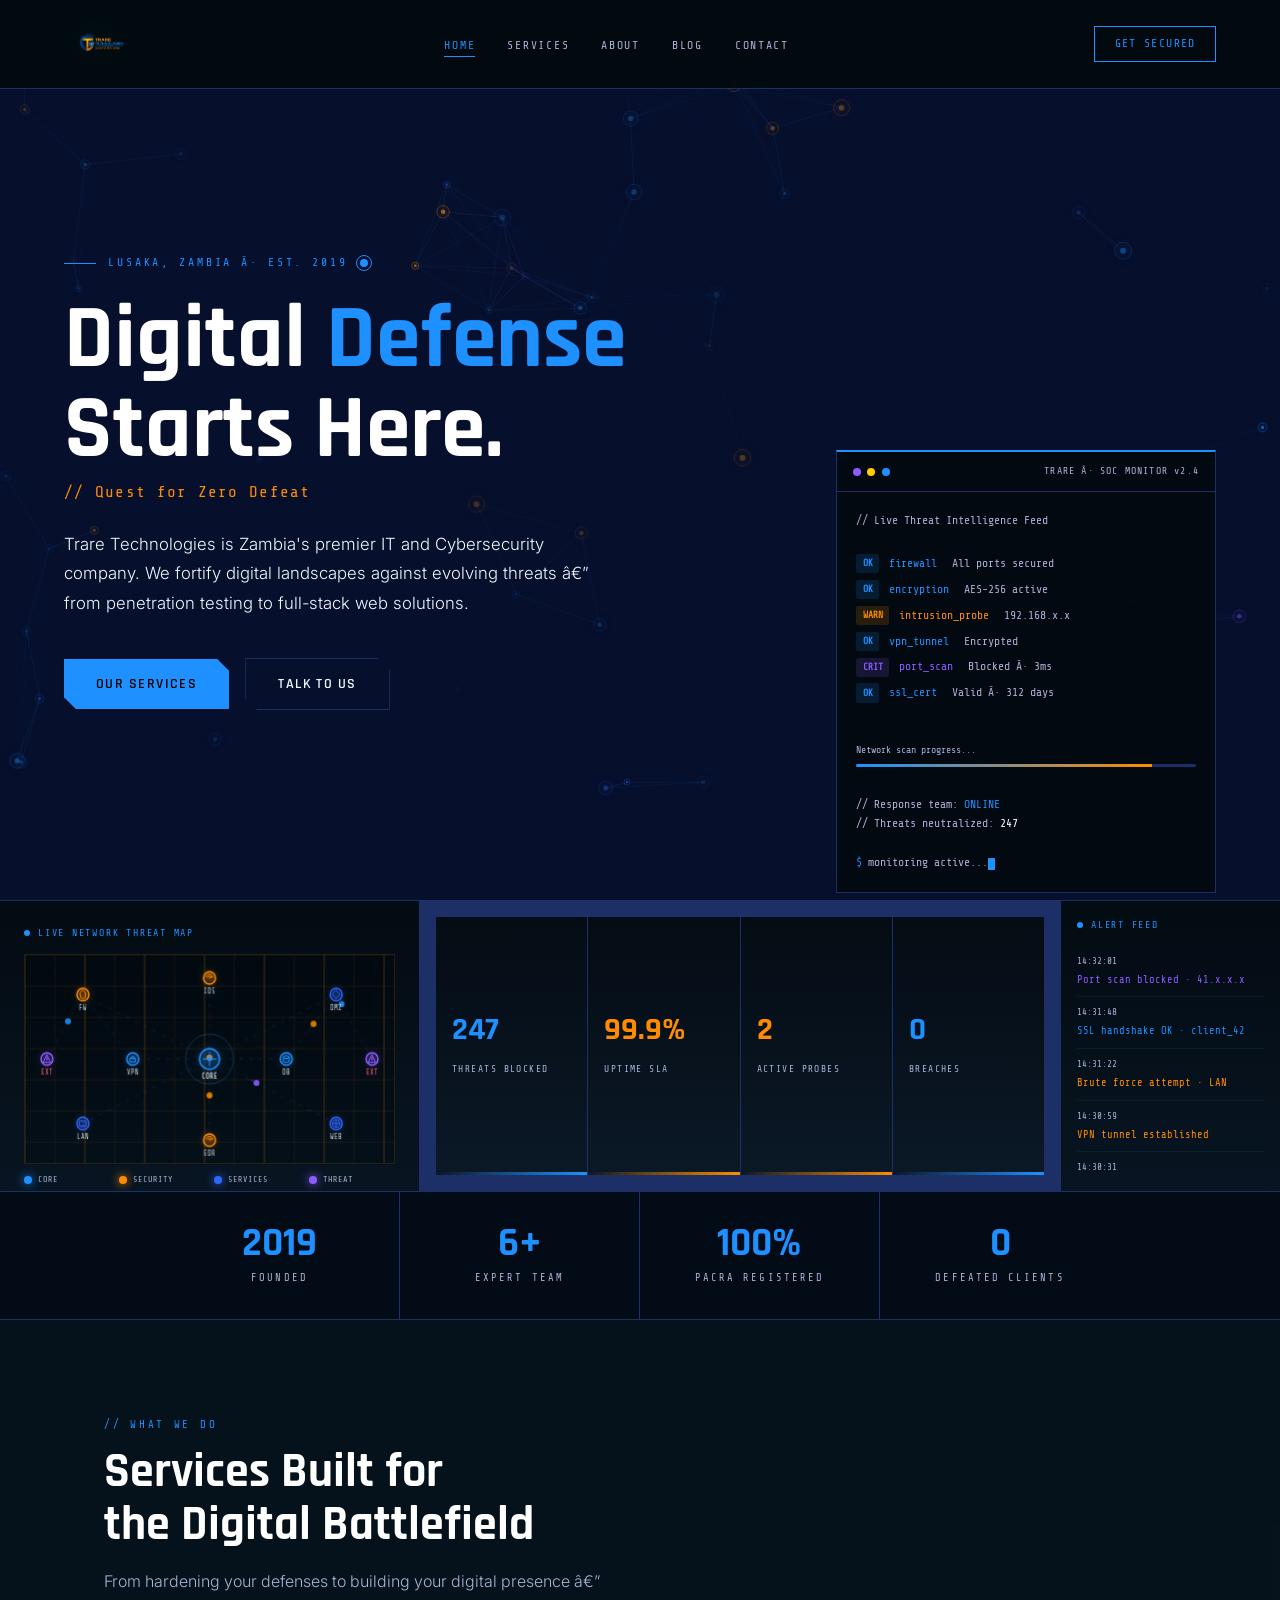
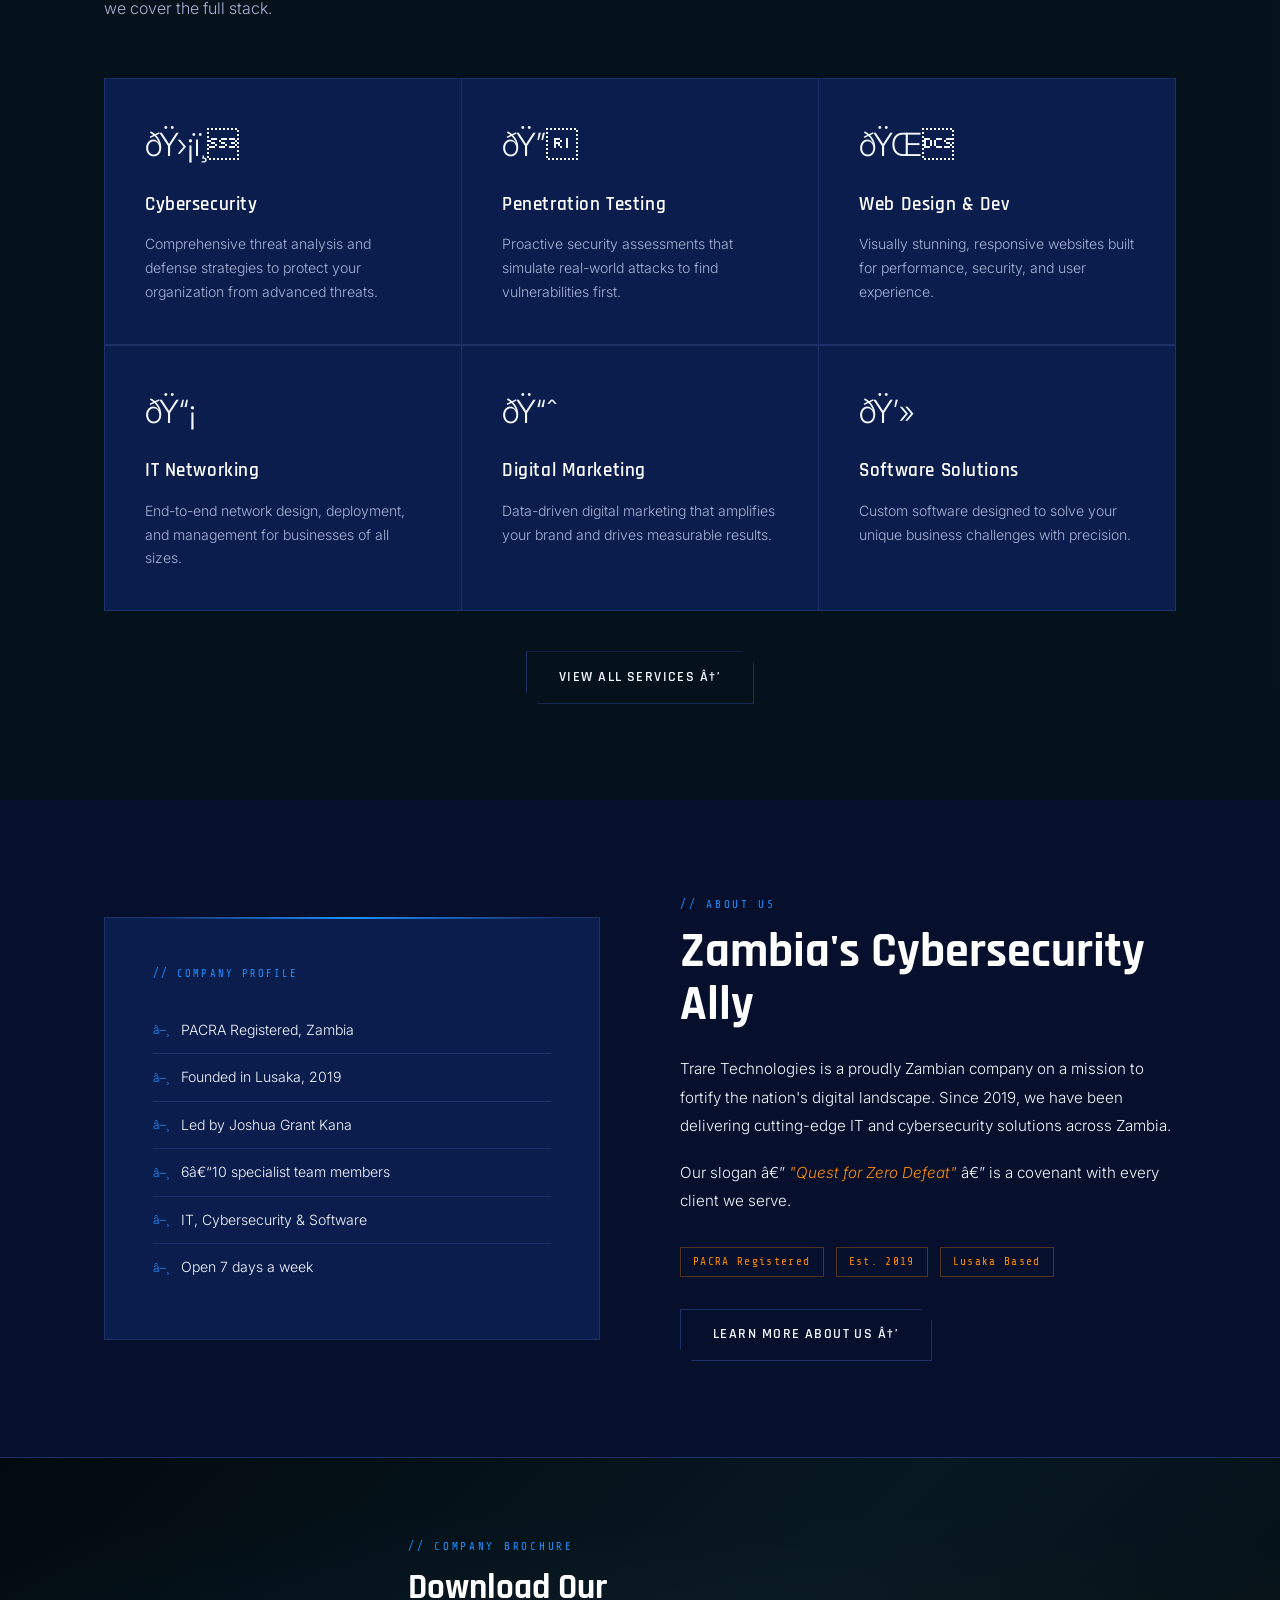
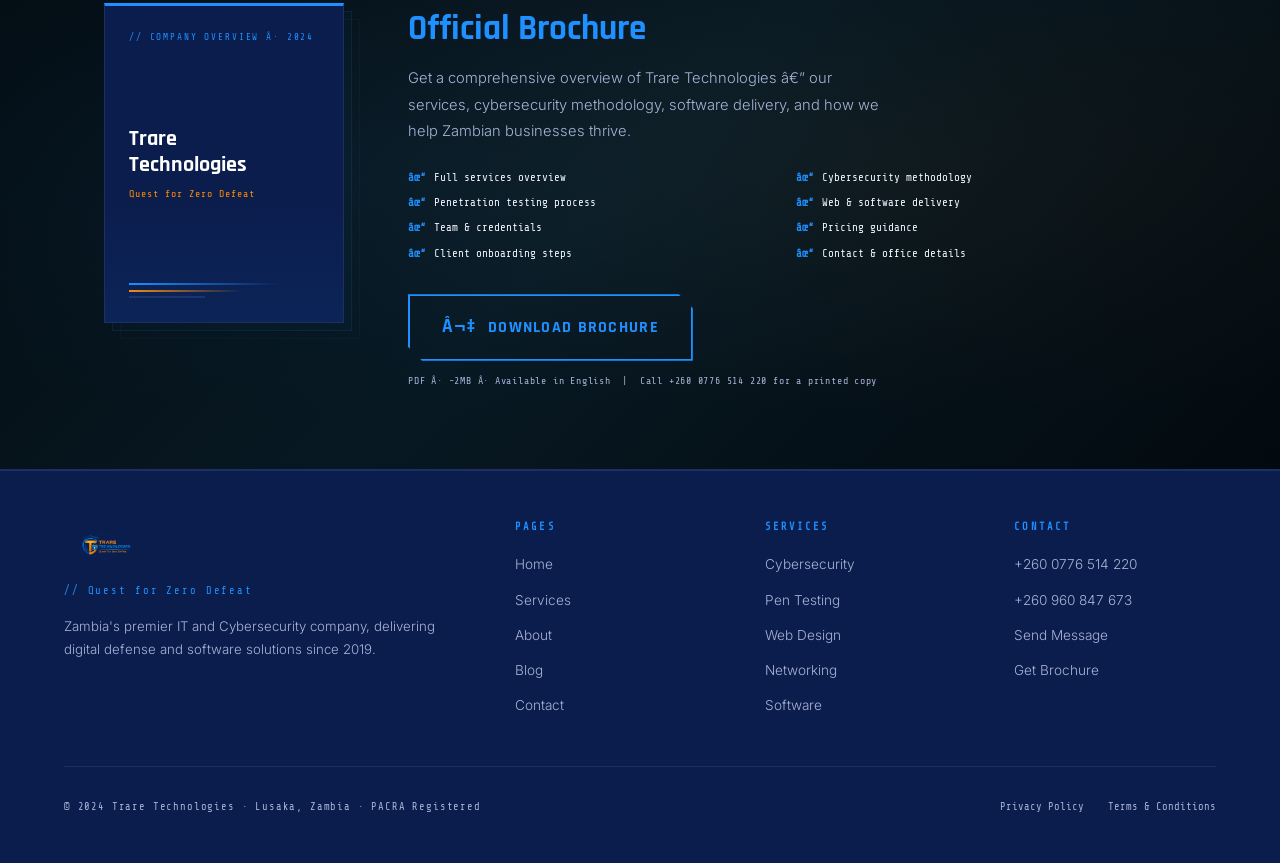
<file: index.html>
<!DOCTYPE html>
<html lang="en">
<head>
<meta charset="UTF-8"/><meta name="viewport" content="width=device-width,initial-scale=1"/>
<title>Trare Technologies | Quest for Zero Defeat</title>
<link href="https://fonts.googleapis.com/css2?family=Share+Tech+Mono&family=Rajdhani:wght@400;600;700&family=Inter:wght@300;400;500&display=swap" rel="stylesheet"/>

<link rel="stylesheet" href="assets/css/pages/index.css"/>
<link rel="stylesheet" href="assets/css/shared.css"/>
</head>
<body data-page="home">
<canvas id="node-canvas" data-nodes="60" data-threat-rate="0.07" data-link-distance="180" data-link-alpha="0.22" data-link-color="#1e90ff" data-link-threat-color="#8a5cff"></canvas>
<header id="site-header"></header>

<!-- HERO -->
<section class="hero">
  <div class="hero-content">
    <div class="hero-label">Lusaka, Zambia Â· Est. 2019 <span class="pulse-dot"></span></div>
    <h1>Digital <span class="accent">Defense</span><br/>Starts Here.</h1>
    <div class="hero-slogan">// Quest for Zero Defeat</div>
    <p>Trare Technologies is Zambia's premier IT and Cybersecurity company. We fortify digital landscapes against evolving threats â€” from penetration testing to full-stack web solutions.</p>
    <div class="hero-actions">
      <a class="btn-primary" href="services.html">Our Services</a>
      <a class="btn-secondary" href="contact.html">Talk to Us</a>
    </div>
  </div>
  <div class="hero-terminal">
    <div class="terminal-header">
      <span class="dot dot-r"></span><span class="dot dot-y"></span><span class="dot dot-g"></span>
      <span class="terminal-title">TRARE Â· SOC MONITOR v2.4</span>
    </div>
    <div class="terminal-body">
      <div class="t-dim">// Live Threat Intelligence Feed</div><br/>
      <div class="threat-row"><span class="badge badge-ok">OK</span><span class="t-green">firewall</span><span class="t-dim">&nbsp;All ports secured</span></div>
      <div class="threat-row"><span class="badge badge-ok">OK</span><span class="t-green">encryption</span><span class="t-dim">&nbsp;AES-256 active</span></div>
      <div class="threat-row"><span class="badge badge-warn">WARN</span><span class="t-orange">intrusion_probe</span><span class="t-dim">&nbsp;192.168.x.x</span></div>
      <div class="threat-row"><span class="badge badge-ok">OK</span><span class="t-green">vpn_tunnel</span><span class="t-dim">&nbsp;Encrypted</span></div>
      <div class="threat-row"><span class="badge badge-crit">CRIT</span><span class="t-red">port_scan</span><span class="t-dim">&nbsp;Blocked Â· 3ms</span></div>
      <div class="threat-row"><span class="badge badge-ok">OK</span><span class="t-green">ssl_cert</span><span class="t-dim">&nbsp;Valid Â· 312 days</span></div><br/>
      <div class="scan-bar-wrap"><div class="scan-label t-dim">Network scan progress...</div><div class="scan-bar"><div class="scan-fill"></div></div></div><br/>
      <div class="t-dim">// Response team: <span class="t-green">ONLINE</span></div>
      <div class="t-dim">// Threats neutralized: <span class="t-white" id="threat-count">247</span></div><br/>
      <div><span class="t-green">$</span> <span class="t-dim">monitoring active...</span><span class="cursor"></span></div>
    </div>
  </div>
</section>

<!-- SOC DASHBOARD STRIP -->
<div class="soc-strip">
  <div class="soc-inner">
    <div class="threat-map-panel">
      <div class="panel-label">Live Network Threat Map</div>
      <canvas id="threat-canvas" width="370" height="200"></canvas>
      <div class="map-legend">
        <span class="legend-item"><span class="legend-dot legend-core"></span>Core</span>
        <span class="legend-item"><span class="legend-dot legend-guard"></span>Security</span>
        <span class="legend-item"><span class="legend-dot legend-service"></span>Services</span>
        <span class="legend-item"><span class="legend-dot legend-threat"></span>Threat</span>
      </div>
    </div>
    <div class="metrics-panel">
      <div class="metric-cell"><div class="metric-val green" id="m1">247</div><div class="metric-key">Threats Blocked</div><div class="metric-spark spark-green"></div></div>
      <div class="metric-cell"><div class="metric-val cyan">99.9%</div><div class="metric-key">Uptime SLA</div><div class="metric-spark spark-cyan"></div></div>
      <div class="metric-cell"><div class="metric-val orange" id="m3">3</div><div class="metric-key">Active Probes</div><div class="metric-spark spark-orange"></div></div>
      <div class="metric-cell"><div class="metric-val green">0</div><div class="metric-key">Breaches</div><div class="metric-spark spark-green"></div></div>
    </div>
    <div class="alert-ticker">
      <div class="panel-label">Alert Feed</div>
      <div class="ticker-stream" id="ticker-stream"></div>
    </div>
  </div>
</div>

<!-- STATS -->
<div class="stats-band">
  <div class="stat fade-up"><div class="stat-num">2019</div><div class="stat-label">Founded</div></div>
  <div class="stat fade-up"><div class="stat-num">6+</div><div class="stat-label">Expert Team</div></div>
  <div class="stat fade-up"><div class="stat-num">100%</div><div class="stat-label">PACRA Registered</div></div>
  <div class="stat fade-up"><div class="stat-num">0</div><div class="stat-label">Defeated Clients</div></div>
</div>

<!-- SERVICES PREVIEW -->
<section id="services-preview">
  <div class="section-inner">
    <div class="section-header fade-up">
      <div class="section-tag">// What We Do</div>
      <h2 class="section-title">Services Built for<br/>the Digital Battlefield</h2>
      <p class="section-subtitle">From hardening your defenses to building your digital presence â€” we cover the full stack.</p>
    </div>
    <div class="services-grid">
      <div class="service-card fade-up"><span class="service-icon">ðŸ›¡ï¸</span><div class="service-name">Cybersecurity</div><div class="service-desc">Comprehensive threat analysis and defense strategies to protect your organization from advanced threats.</div></div>
      <div class="service-card fade-up"><span class="service-icon">ðŸ”</span><div class="service-name">Penetration Testing</div><div class="service-desc">Proactive security assessments that simulate real-world attacks to find vulnerabilities first.</div></div>
      <div class="service-card fade-up"><span class="service-icon">ðŸŒ</span><div class="service-name">Web Design & Dev</div><div class="service-desc">Visually stunning, responsive websites built for performance, security, and user experience.</div></div>
      <div class="service-card fade-up"><span class="service-icon">ðŸ“¡</span><div class="service-name">IT Networking</div><div class="service-desc">End-to-end network design, deployment, and management for businesses of all sizes.</div></div>
      <div class="service-card fade-up"><span class="service-icon">ðŸ“ˆ</span><div class="service-name">Digital Marketing</div><div class="service-desc">Data-driven digital marketing that amplifies your brand and drives measurable results.</div></div>
      <div class="service-card fade-up"><span class="service-icon">ðŸ’»</span><div class="service-name">Software Solutions</div><div class="service-desc">Custom software designed to solve your unique business challenges with precision.</div></div>
    </div>
    <div style="text-align:center;margin-top:2.5rem" class="fade-up">
      <a class="btn-secondary" href="services.html">View All Services â†’</a>
    </div>
  </div>
</section>

<!-- ABOUT TEASER -->
<section id="about-teaser">
  <div class="section-inner">
    <div class="about-grid">
      <div class="about-visual fade-up">
        <div class="about-box">
          <div class="about-box-label">// Company Profile</div>
          <ul class="about-list">
            <li>PACRA Registered, Zambia</li>
            <li>Founded in Lusaka, 2019</li>
            <li>Led by Joshua Grant Kana</li>
            <li>6â€“10 specialist team members</li>
            <li>IT, Cybersecurity & Software</li>
            <li>Open 7 days a week</li>
          </ul>
        </div>
      </div>
      <div class="about-content fade-up">
        <div class="section-tag">// About Us</div>
        <h2 class="section-title" style="margin-bottom:1.5rem">Zambia's Cybersecurity Ally</h2>
        <p>Trare Technologies is a proudly Zambian company on a mission to fortify the nation's digital landscape. Since 2019, we have been delivering cutting-edge IT and cybersecurity solutions across Zambia.</p>
        <p>Our slogan â€” <em style="color:var(--cyan)">"Quest for Zero Defeat"</em> â€” is a covenant with every client we serve.</p>
        <div style="margin-top:1.5rem;margin-bottom:2rem">
          <span class="about-badge">PACRA Registered</span>
          <span class="about-badge">Est. 2019</span>
          <span class="about-badge">Lusaka Based</span>
        </div>
        <a class="btn-secondary" href="about.html">Learn More About Us â†’</a>
      </div>
    </div>
  </div>
</section>

<!-- BROCHURE -->
<section id="brochure">
  <div class="brochure-inner">
    <div class="brochure-preview fade-up">
      <div class="brochure-shadow2"></div><div class="brochure-shadow"></div>
      <div class="brochure-cover">
        <div class="bc-tag">// Company Overview Â· 2024</div>
        <div style="margin:auto 0"><div class="bc-title">Trare<br/>Technologies</div><div class="bc-sub">Quest for Zero Defeat</div></div>
        <div class="bc-lines"><div class="bc-line"></div><div class="bc-line"></div><div class="bc-line"></div></div>
      </div>
    </div>
    <div class="brochure-text fade-up">
      <div class="section-tag">// Company Brochure</div>
      <h2>Download Our<br/><span>Official Brochure</span></h2>
      <p>Get a comprehensive overview of Trare Technologies â€” our services, cybersecurity methodology, software delivery, and how we help Zambian businesses thrive.</p>
      <ul class="brochure-includes">
        <li>Full services overview</li><li>Cybersecurity methodology</li>
        <li>Penetration testing process</li><li>Web & software delivery</li>
        <li>Team & credentials</li><li>Pricing guidance</li>
        <li>Client onboarding steps</li><li>Contact & office details</li>
      </ul>
      <a class="btn-download" href="mailto:traretechnologies@email.com?subject=Brochure%20Request&body=Hello%20Trare%20Technologies%2C%0A%0AI%20would%20like%20to%20request%20a%20copy%20of%20your%20company%20brochure.%0A%0AThank%20you.">
        <span class="dl-icon">â¬‡</span> Download Brochure
      </a>
      <div class="brochure-note">PDF Â· ~2MB Â· Available in English &nbsp;|&nbsp; Call +260 0776 514 220 for a printed copy</div>
    </div>
  </div>
</section>

<!-- FOOTER -->
<footer id="site-footer"></footer>

<script src="assets/js/site.js" defer></script>
<script src="assets/js/index-home.js" defer></script>
</body>
</html>
</file>
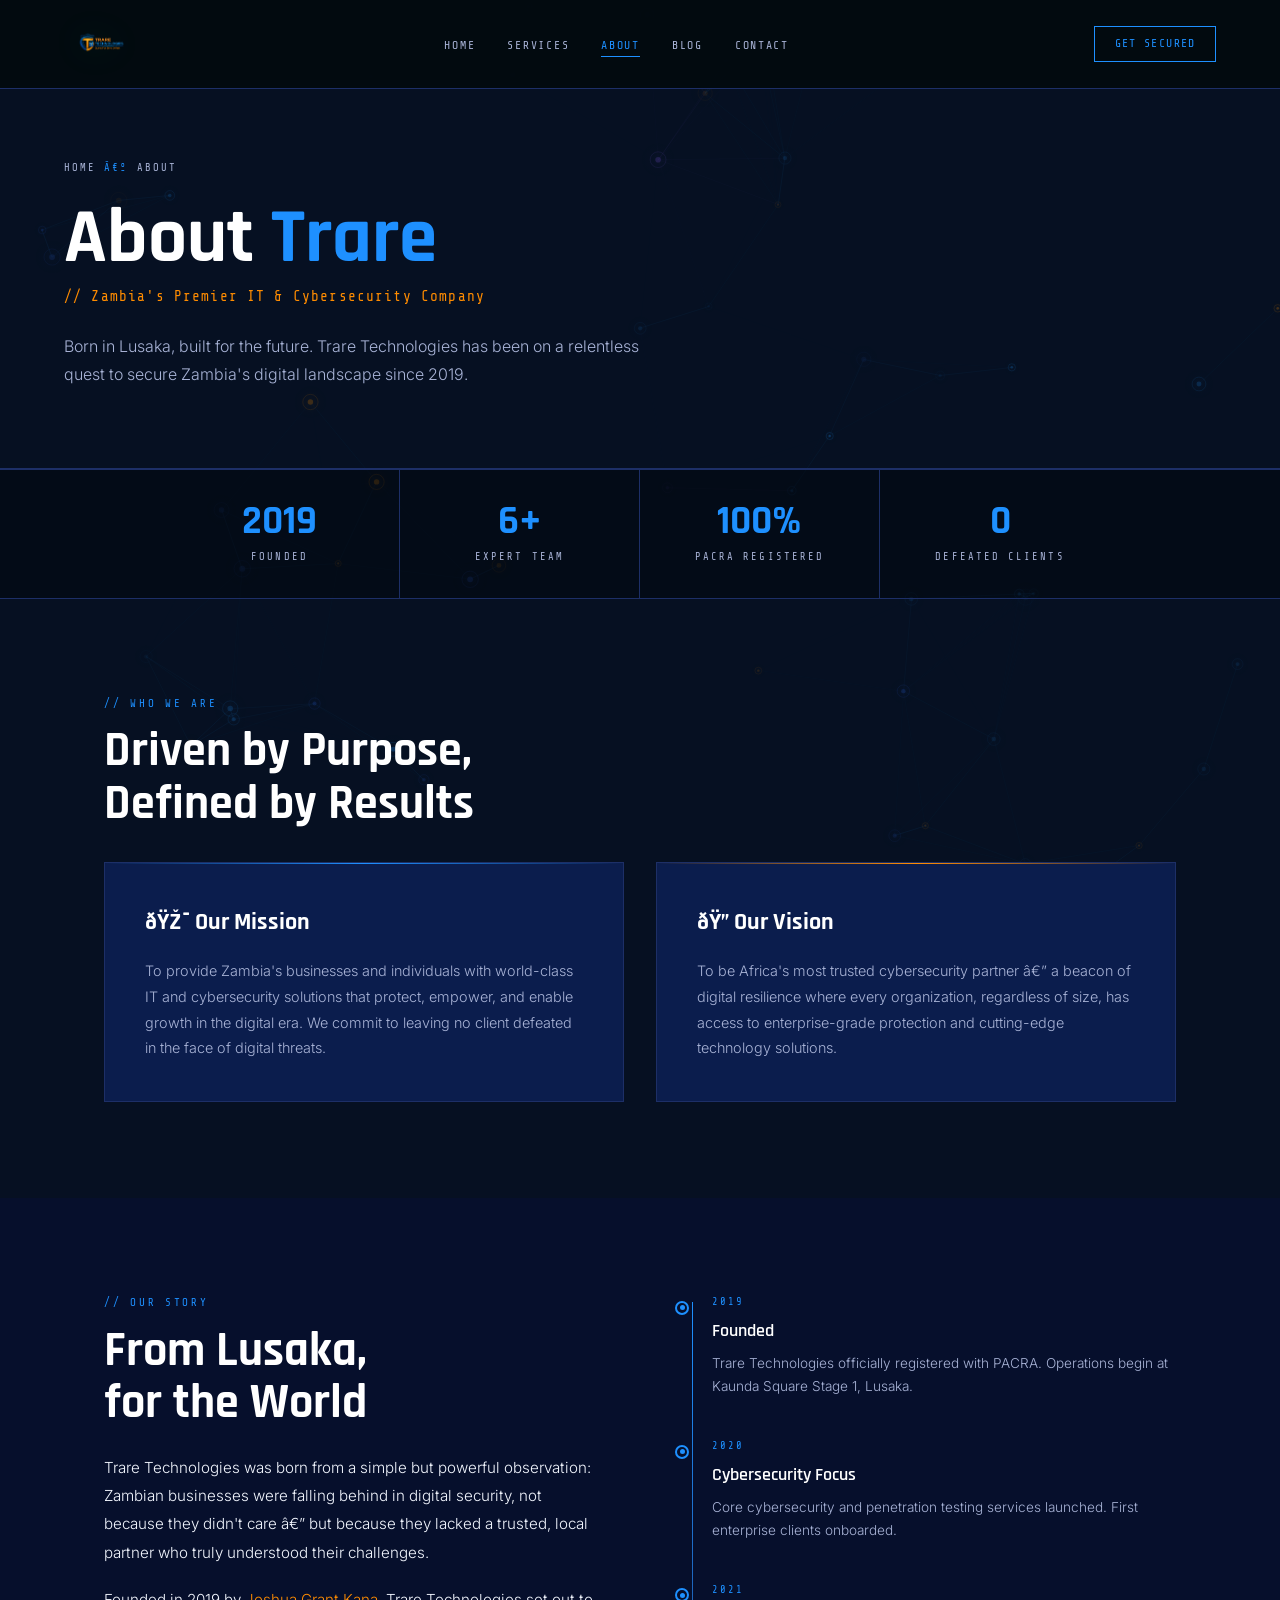
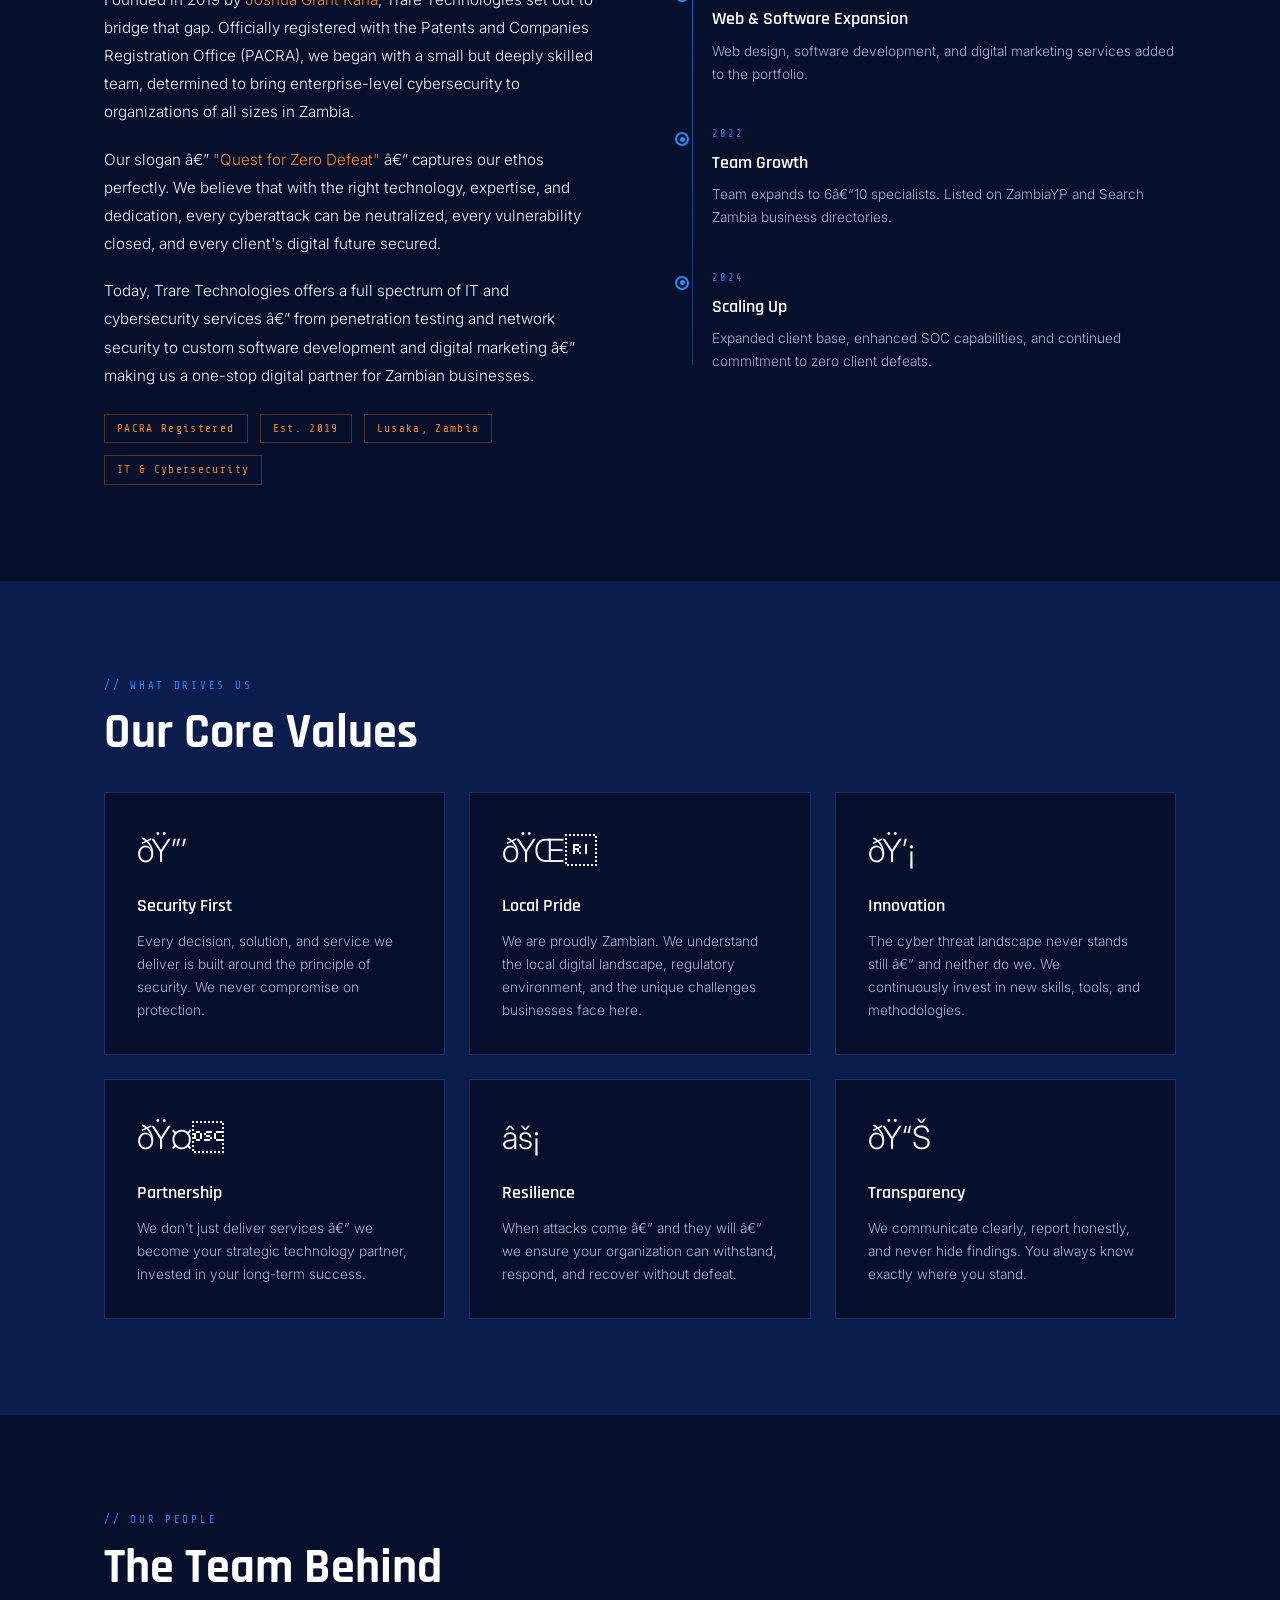
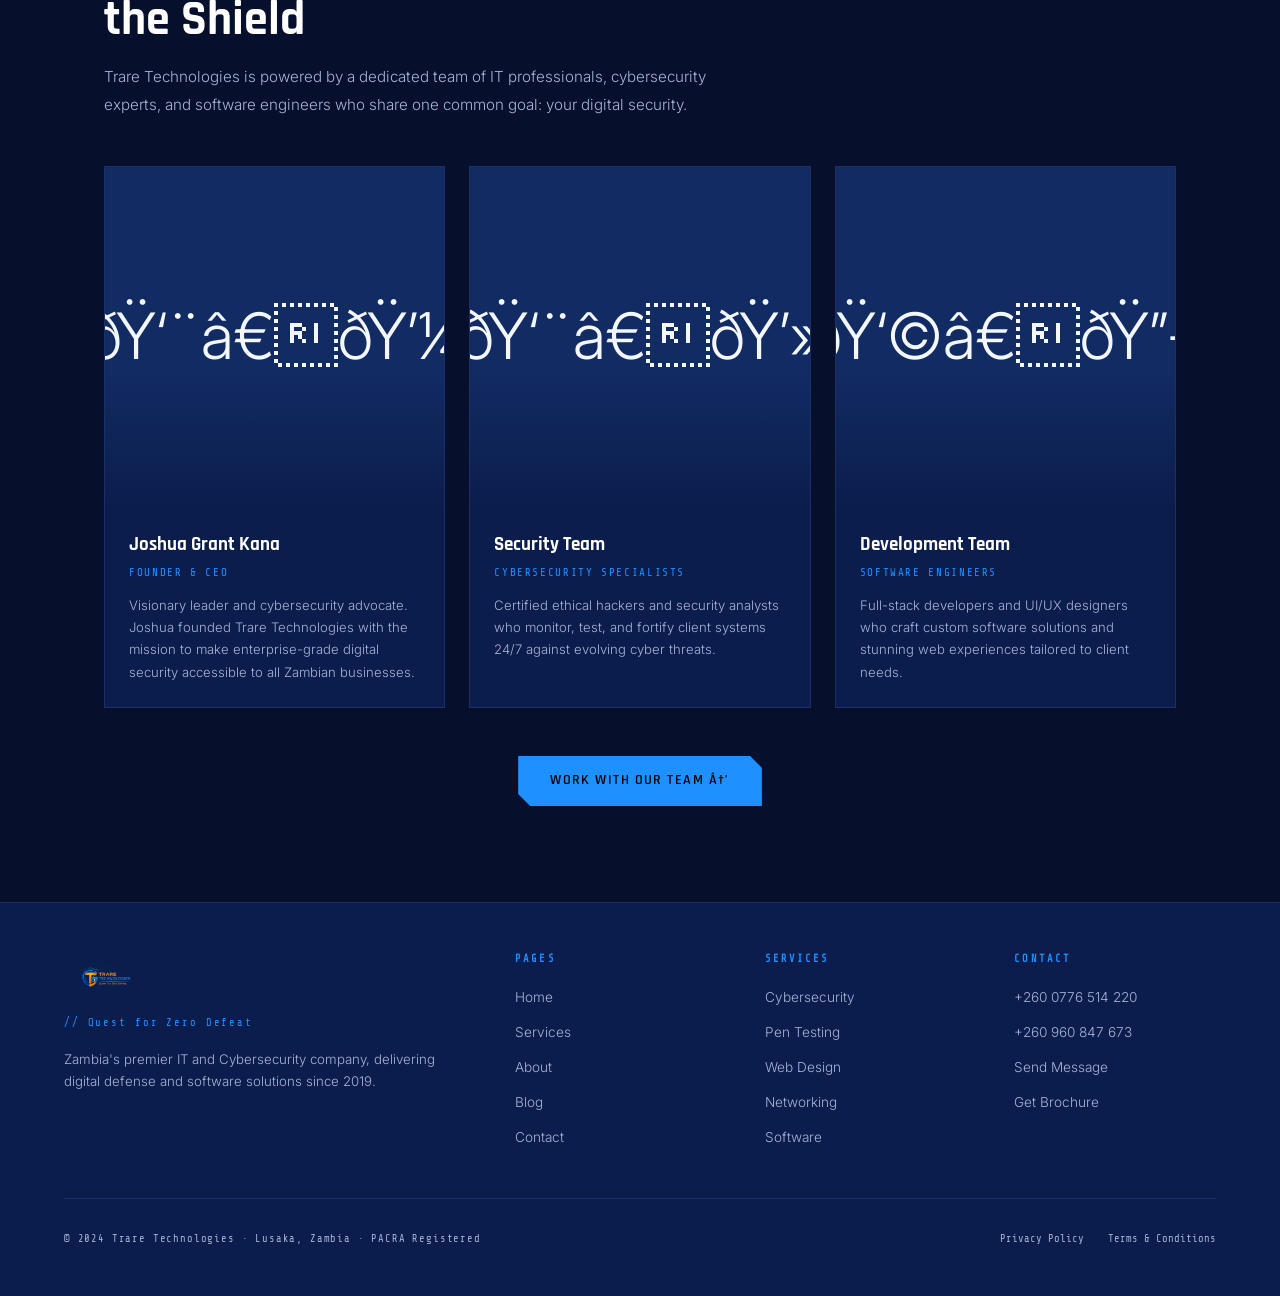
<file: about.html>
<!DOCTYPE html>
<html lang="en">
<head>
<meta charset="UTF-8"/><meta name="viewport" content="width=device-width,initial-scale=1"/>
<title>About | Trare Technologies</title>
<link href="https://fonts.googleapis.com/css2?family=Share+Tech+Mono&family=Rajdhani:wght@400;600;700&family=Inter:wght@300;400;500&display=swap" rel="stylesheet"/>

<link rel="stylesheet" href="assets/css/pages/about.css"/>
<link rel="stylesheet" href="assets/css/shared.css"/>
</head>
<body data-page="about">
<canvas id="node-canvas" data-nodes="55" data-threat-rate="0.07" data-link-distance="180" data-link-alpha="0.22" data-link-color="#1e90ff" data-link-threat-color="#8a5cff"></canvas>
<header id="site-header"></header>

<div class="page-hero">
  <div class="page-hero-inner">
    <div class="breadcrumb"><a href="index.html">Home</a><span>â€º</span>About</div>
    <h1 class="page-title">About <span class="accent">Trare</span></h1>
    <div class="page-subtitle">// Zambia's Premier IT & Cybersecurity Company</div>
    <p class="page-desc">Born in Lusaka, built for the future. Trare Technologies has been on a relentless quest to secure Zambia's digital landscape since 2019.</p>
  </div>
</div>

<!-- STATS -->
<div class="stats-band">
  <div class="stat fade-up"><div class="stat-num">2019</div><div class="stat-label">Founded</div></div>
  <div class="stat fade-up"><div class="stat-num">6+</div><div class="stat-label">Expert Team</div></div>
  <div class="stat fade-up"><div class="stat-num">100%</div><div class="stat-label">PACRA Registered</div></div>
  <div class="stat fade-up"><div class="stat-num">0</div><div class="stat-label">Defeated Clients</div></div>
</div>

<!-- MISSION & VISION -->
<section id="mission">
  <div class="section-inner">
    <div class="section-tag fade-up">// Who We Are</div>
    <h2 class="section-title fade-up">Driven by Purpose,<br/>Defined by Results</h2>
    <div class="mv-grid">
      <div class="mv-card fade-up">
        <div class="mv-title">ðŸŽ¯ Our Mission</div>
        <div class="mv-text">To provide Zambia's businesses and individuals with world-class IT and cybersecurity solutions that protect, empower, and enable growth in the digital era. We commit to leaving no client defeated in the face of digital threats.</div>
      </div>
      <div class="mv-card cyan fade-up">
        <div class="mv-title">ðŸ”­ Our Vision</div>
        <div class="mv-text">To be Africa's most trusted cybersecurity partner â€” a beacon of digital resilience where every organization, regardless of size, has access to enterprise-grade protection and cutting-edge technology solutions.</div>
      </div>
    </div>
  </div>
</section>

<!-- STORY -->
<section id="story">
  <div class="section-inner">
    <div class="story-grid">
      <div class="story-content fade-up">
        <div class="section-tag">// Our Story</div>
        <h2 class="section-title" style="margin-bottom:1.5rem">From Lusaka,<br/>for the World</h2>
        <p>Trare Technologies was born from a simple but powerful observation: Zambian businesses were falling behind in digital security, not because they didn't care â€” but because they lacked a trusted, local partner who truly understood their challenges.</p>
        <p>Founded in 2019 by <em>Joshua Grant Kana</em>, Trare Technologies set out to bridge that gap. Officially registered with the Patents and Companies Registration Office (PACRA), we began with a small but deeply skilled team, determined to bring enterprise-level cybersecurity to organizations of all sizes in Zambia.</p>
        <p>Our slogan â€” <em>"Quest for Zero Defeat"</em> â€” captures our ethos perfectly. We believe that with the right technology, expertise, and dedication, every cyberattack can be neutralized, every vulnerability closed, and every client's digital future secured.</p>
        <p>Today, Trare Technologies offers a full spectrum of IT and cybersecurity services â€” from penetration testing and network security to custom software development and digital marketing â€” making us a one-stop digital partner for Zambian businesses.</p>
        <div class="badge-row">
          <span class="about-badge">PACRA Registered</span>
          <span class="about-badge">Est. 2019</span>
          <span class="about-badge">Lusaka, Zambia</span>
          <span class="about-badge">IT & Cybersecurity</span>
        </div>
      </div>
      <div class="timeline fade-up">
        <div class="timeline-item">
          <div class="tl-dot"></div>
          <div class="tl-year">2019</div>
          <div class="tl-title">Founded</div>
          <div class="tl-text">Trare Technologies officially registered with PACRA. Operations begin at Kaunda Square Stage 1, Lusaka.</div>
        </div>
        <div class="timeline-item">
          <div class="tl-dot"></div>
          <div class="tl-year">2020</div>
          <div class="tl-title">Cybersecurity Focus</div>
          <div class="tl-text">Core cybersecurity and penetration testing services launched. First enterprise clients onboarded.</div>
        </div>
        <div class="timeline-item">
          <div class="tl-dot"></div>
          <div class="tl-year">2021</div>
          <div class="tl-title">Web & Software Expansion</div>
          <div class="tl-text">Web design, software development, and digital marketing services added to the portfolio.</div>
        </div>
        <div class="timeline-item">
          <div class="tl-dot"></div>
          <div class="tl-year">2022</div>
          <div class="tl-title">Team Growth</div>
          <div class="tl-text">Team expands to 6â€“10 specialists. Listed on ZambiaYP and Search Zambia business directories.</div>
        </div>
        <div class="timeline-item">
          <div class="tl-dot"></div>
          <div class="tl-year">2024</div>
          <div class="tl-title">Scaling Up</div>
          <div class="tl-text">Expanded client base, enhanced SOC capabilities, and continued commitment to zero client defeats.</div>
        </div>
      </div>
    </div>
  </div>
</section>

<!-- VALUES -->
<section id="values">
  <div class="section-inner">
    <div class="section-tag fade-up">// What Drives Us</div>
    <h2 class="section-title fade-up">Our Core Values</h2>
    <div class="values-grid">
      <div class="value-card fade-up"><span class="value-icon">ðŸ”’</span><div class="value-title">Security First</div><div class="value-text">Every decision, solution, and service we deliver is built around the principle of security. We never compromise on protection.</div></div>
      <div class="value-card fade-up"><span class="value-icon">ðŸŒ</span><div class="value-title">Local Pride</div><div class="value-text">We are proudly Zambian. We understand the local digital landscape, regulatory environment, and the unique challenges businesses face here.</div></div>
      <div class="value-card fade-up"><span class="value-icon">ðŸ’¡</span><div class="value-title">Innovation</div><div class="value-text">The cyber threat landscape never stands still â€” and neither do we. We continuously invest in new skills, tools, and methodologies.</div></div>
      <div class="value-card fade-up"><span class="value-icon">ðŸ¤</span><div class="value-title">Partnership</div><div class="value-text">We don't just deliver services â€” we become your strategic technology partner, invested in your long-term success.</div></div>
      <div class="value-card fade-up"><span class="value-icon">âš¡</span><div class="value-title">Resilience</div><div class="value-text">When attacks come â€” and they will â€” we ensure your organization can withstand, respond, and recover without defeat.</div></div>
      <div class="value-card fade-up"><span class="value-icon">ðŸ“Š</span><div class="value-title">Transparency</div><div class="value-text">We communicate clearly, report honestly, and never hide findings. You always know exactly where you stand.</div></div>
    </div>
  </div>
</section>

<!-- TEAM -->
<section id="team">
  <div class="section-inner">
    <div class="section-tag fade-up">// Our People</div>
    <h2 class="section-title fade-up">The Team Behind<br/>the Shield</h2>
    <p class="team-intro fade-up">Trare Technologies is powered by a dedicated team of IT professionals, cybersecurity experts, and software engineers who share one common goal: your digital security.</p>
    <div class="team-grid">
      <div class="team-card fade-up">
        <div class="team-avatar">ðŸ‘¨â€ðŸ’¼</div>
        <div class="team-info">
          <div class="team-name">Joshua Grant Kana</div>
          <div class="team-role">Founder & CEO</div>
          <div class="team-bio">Visionary leader and cybersecurity advocate. Joshua founded Trare Technologies with the mission to make enterprise-grade digital security accessible to all Zambian businesses.</div>
        </div>
      </div>
      <div class="team-card fade-up">
        <div class="team-avatar">ðŸ‘¨â€ðŸ’»</div>
        <div class="team-info">
          <div class="team-name">Security Team</div>
          <div class="team-role">Cybersecurity Specialists</div>
          <div class="team-bio">Certified ethical hackers and security analysts who monitor, test, and fortify client systems 24/7 against evolving cyber threats.</div>
        </div>
      </div>
      <div class="team-card fade-up">
        <div class="team-avatar">ðŸ‘©â€ðŸ”¬</div>
        <div class="team-info">
          <div class="team-name">Development Team</div>
          <div class="team-role">Software Engineers</div>
          <div class="team-bio">Full-stack developers and UI/UX designers who craft custom software solutions and stunning web experiences tailored to client needs.</div>
        </div>
      </div>
    </div>
    <div style="text-align:center;margin-top:3rem" class="fade-up">
      <a class="btn-primary" href="contact.html">Work With Our Team â†’</a>
    </div>
  </div>
</section>

<footer id="site-footer"></footer>
<script src="assets/js/site.js" defer></script>
</body>
</html>
</file>
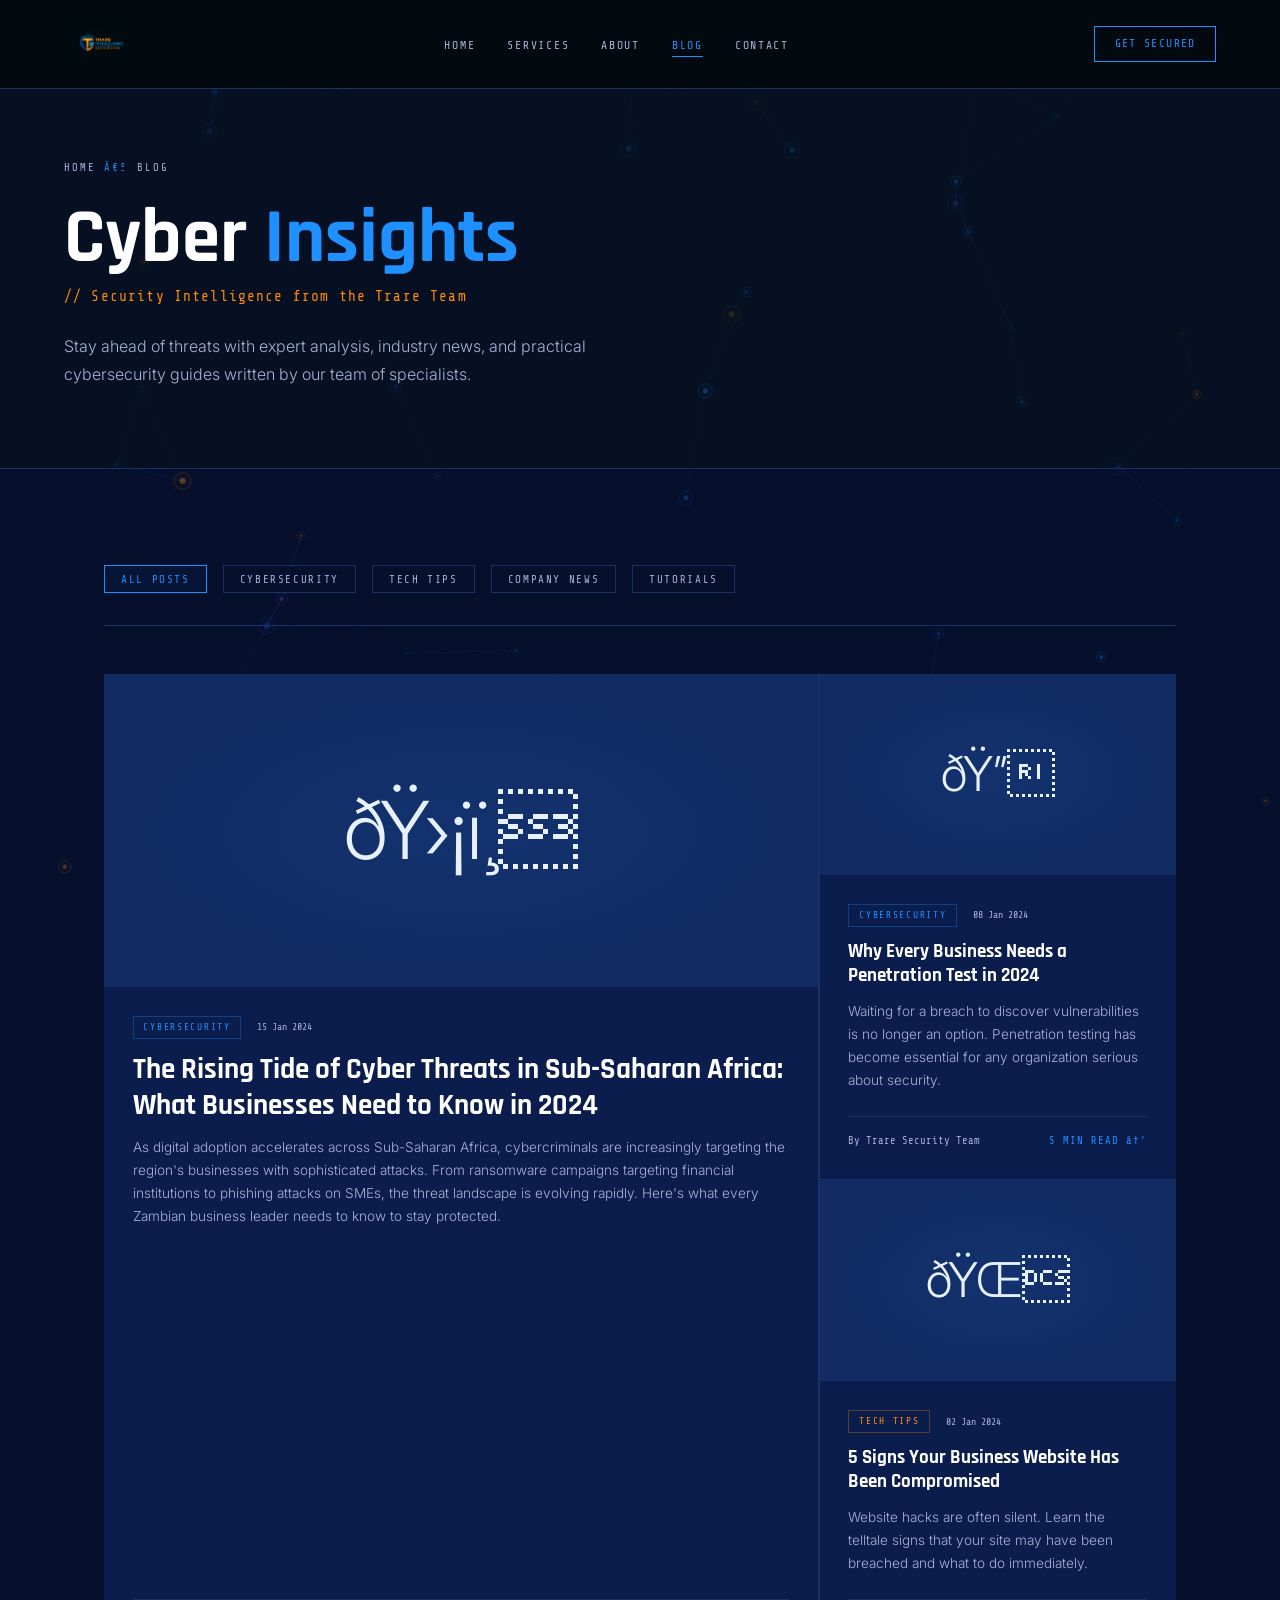
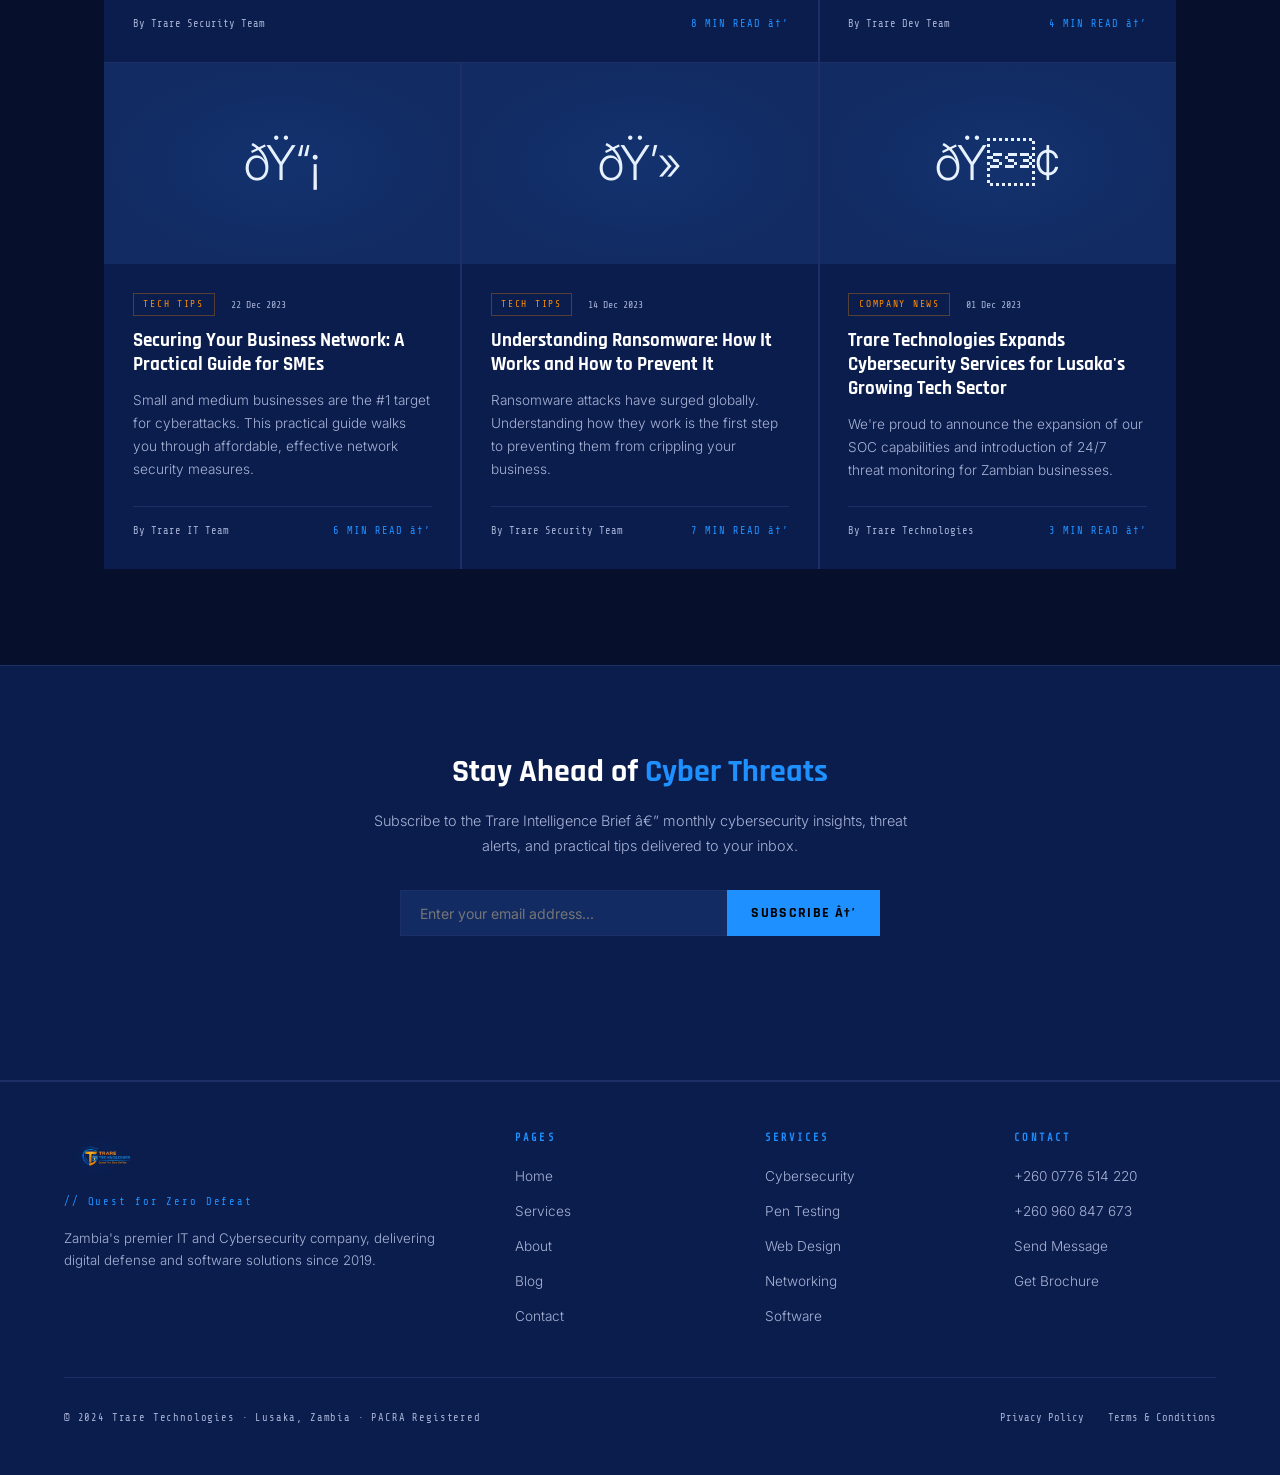
<file: blog.html>
<!DOCTYPE html>
<html lang="en">
<head>
<meta charset="UTF-8"/><meta name="viewport" content="width=device-width,initial-scale=1"/>
<title>Blog | Trare Technologies</title>
<link href="https://fonts.googleapis.com/css2?family=Share+Tech+Mono&family=Rajdhani:wght@400;600;700&family=Inter:wght@300;400;500&display=swap" rel="stylesheet"/>

<link rel="stylesheet" href="assets/css/pages/blog.css"/>
<link rel="stylesheet" href="assets/css/shared.css"/>
</head>
<body data-page="blog">
<canvas id="node-canvas" data-nodes="55" data-threat-rate="0.07" data-link-distance="180" data-link-alpha="0.22" data-link-color="#1e90ff" data-link-threat-color="#8a5cff"></canvas>
<header id="site-header"></header>

<div class="page-hero">
  <div class="page-hero-inner">
    <div class="breadcrumb"><a href="index.html">Home</a><span>â€º</span>Blog</div>
    <h1 class="page-title">Cyber <span class="accent">Insights</span></h1>
    <div class="page-subtitle">// Security Intelligence from the Trare Team</div>
    <p class="page-desc">Stay ahead of threats with expert analysis, industry news, and practical cybersecurity guides written by our team of specialists.</p>
  </div>
</div>

<section>
  <div class="section-inner">
    <!-- FILTERS -->
    <div class="blog-filters fade-up">
      <button class="filter-btn active" type="button" data-filter="all">All Posts</button>
      <button class="filter-btn" type="button" data-filter="cybersecurity">Cybersecurity</button>
      <button class="filter-btn" type="button" data-filter="tech-tips">Tech Tips</button>
      <button class="filter-btn" type="button" data-filter="company-news">Company News</button>
      <button class="filter-btn" type="button" data-filter="tutorials">Tutorials</button>
    </div>

    <!-- BLOG GRID -->
    <div class="blog-layout fade-up">
      <!-- Featured -->
      <div class="blog-card featured" data-category="cybersecurity">
        <div class="blog-thumb" style="font-size:5rem">ðŸ›¡ï¸</div>
        <div class="blog-body">
          <div class="blog-meta">
            <span class="blog-cat security">Cybersecurity</span>
            <span class="blog-date">15 Jan 2024</span>
          </div>
          <div class="blog-title">The Rising Tide of Cyber Threats in Sub-Saharan Africa: What Businesses Need to Know in 2024</div>
          <div class="blog-excerpt">As digital adoption accelerates across Sub-Saharan Africa, cybercriminals are increasingly targeting the region's businesses with sophisticated attacks. From ransomware campaigns targeting financial institutions to phishing attacks on SMEs, the threat landscape is evolving rapidly. Here's what every Zambian business leader needs to know to stay protected.</div>
          <div class="blog-footer">
            <span class="blog-author">By Trare Security Team</span>
            <span class="blog-read">8 MIN READ â†’</span>
          </div>
        </div>
      </div>

      <!-- Post 2 -->
      <div class="blog-card" data-category="cybersecurity">
        <div class="blog-thumb">ðŸ”</div>
        <div class="blog-body">
          <div class="blog-meta"><span class="blog-cat security">Cybersecurity</span><span class="blog-date">08 Jan 2024</span></div>
          <div class="blog-title">Why Every Business Needs a Penetration Test in 2024</div>
          <div class="blog-excerpt">Waiting for a breach to discover vulnerabilities is no longer an option. Penetration testing has become essential for any organization serious about security.</div>
          <div class="blog-footer"><span class="blog-author">By Trare Security Team</span><span class="blog-read">5 MIN READ â†’</span></div>
        </div>
      </div>

      <!-- Post 3 -->
      <div class="blog-card" data-category="tech-tips">
        <div class="blog-thumb">ðŸŒ</div>
        <div class="blog-body">
          <div class="blog-meta"><span class="blog-cat tech">Tech Tips</span><span class="blog-date">02 Jan 2024</span></div>
          <div class="blog-title">5 Signs Your Business Website Has Been Compromised</div>
          <div class="blog-excerpt">Website hacks are often silent. Learn the telltale signs that your site may have been breached and what to do immediately.</div>
          <div class="blog-footer"><span class="blog-author">By Trare Dev Team</span><span class="blog-read">4 MIN READ â†’</span></div>
        </div>
      </div>

      <!-- Post 4 -->
      <div class="blog-card" data-category="tech-tips">
        <div class="blog-thumb">ðŸ“¡</div>
        <div class="blog-body">
          <div class="blog-meta"><span class="blog-cat tech">Tech Tips</span><span class="blog-date">22 Dec 2023</span></div>
          <div class="blog-title">Securing Your Business Network: A Practical Guide for SMEs</div>
          <div class="blog-excerpt">Small and medium businesses are the #1 target for cyberattacks. This practical guide walks you through affordable, effective network security measures.</div>
          <div class="blog-footer"><span class="blog-author">By Trare IT Team</span><span class="blog-read">6 MIN READ â†’</span></div>
        </div>
      </div>

      <!-- Post 5 -->
      <div class="blog-card" data-category="tech-tips">
        <div class="blog-thumb">ðŸ’»</div>
        <div class="blog-body">
          <div class="blog-meta"><span class="blog-cat tech">Tech Tips</span><span class="blog-date">14 Dec 2023</span></div>
          <div class="blog-title">Understanding Ransomware: How It Works and How to Prevent It</div>
          <div class="blog-excerpt">Ransomware attacks have surged globally. Understanding how they work is the first step to preventing them from crippling your business.</div>
          <div class="blog-footer"><span class="blog-author">By Trare Security Team</span><span class="blog-read">7 MIN READ â†’</span></div>
        </div>
      </div>

      <!-- Post 6 -->
      <div class="blog-card" data-category="company-news">
        <div class="blog-thumb">ðŸ¢</div>
        <div class="blog-body">
          <div class="blog-meta"><span class="blog-cat company">Company News</span><span class="blog-date">01 Dec 2023</span></div>
          <div class="blog-title">Trare Technologies Expands Cybersecurity Services for Lusaka's Growing Tech Sector</div>
          <div class="blog-excerpt">We're proud to announce the expansion of our SOC capabilities and introduction of 24/7 threat monitoring for Zambian businesses.</div>
          <div class="blog-footer"><span class="blog-author">By Trare Technologies</span><span class="blog-read">3 MIN READ â†’</span></div>
        </div>
      </div>
    </div>
    <p class="blog-empty" id="blog-empty" hidden>No posts found in this category yet.</p>
  </div>
</section>

<!-- NEWSLETTER -->
<div class="newsletter">
  <div class="nl-inner">
    <h2>Stay Ahead of <span>Cyber Threats</span></h2>
    <p>Subscribe to the Trare Intelligence Brief â€” monthly cybersecurity insights, threat alerts, and practical tips delivered to your inbox.</p>
    <form class="nl-form" id="newsletter-form" data-storage-key="trare_newsletter_subscribers">
      <label class="sr-only" for="newsletter-email">Email address</label>
      <input class="nl-input" id="newsletter-email" name="email" type="email" placeholder="Enter your email address..." autocomplete="email" required/>
      <button class="nl-btn" type="submit">Subscribe â†’</button>
    </form>
    <p class="nl-status" id="newsletter-status" aria-live="polite"></p>
  </div>
</div>

<footer id="site-footer"></footer>
<script src="assets/js/site.js" defer></script>
</body>
</html>
</file>
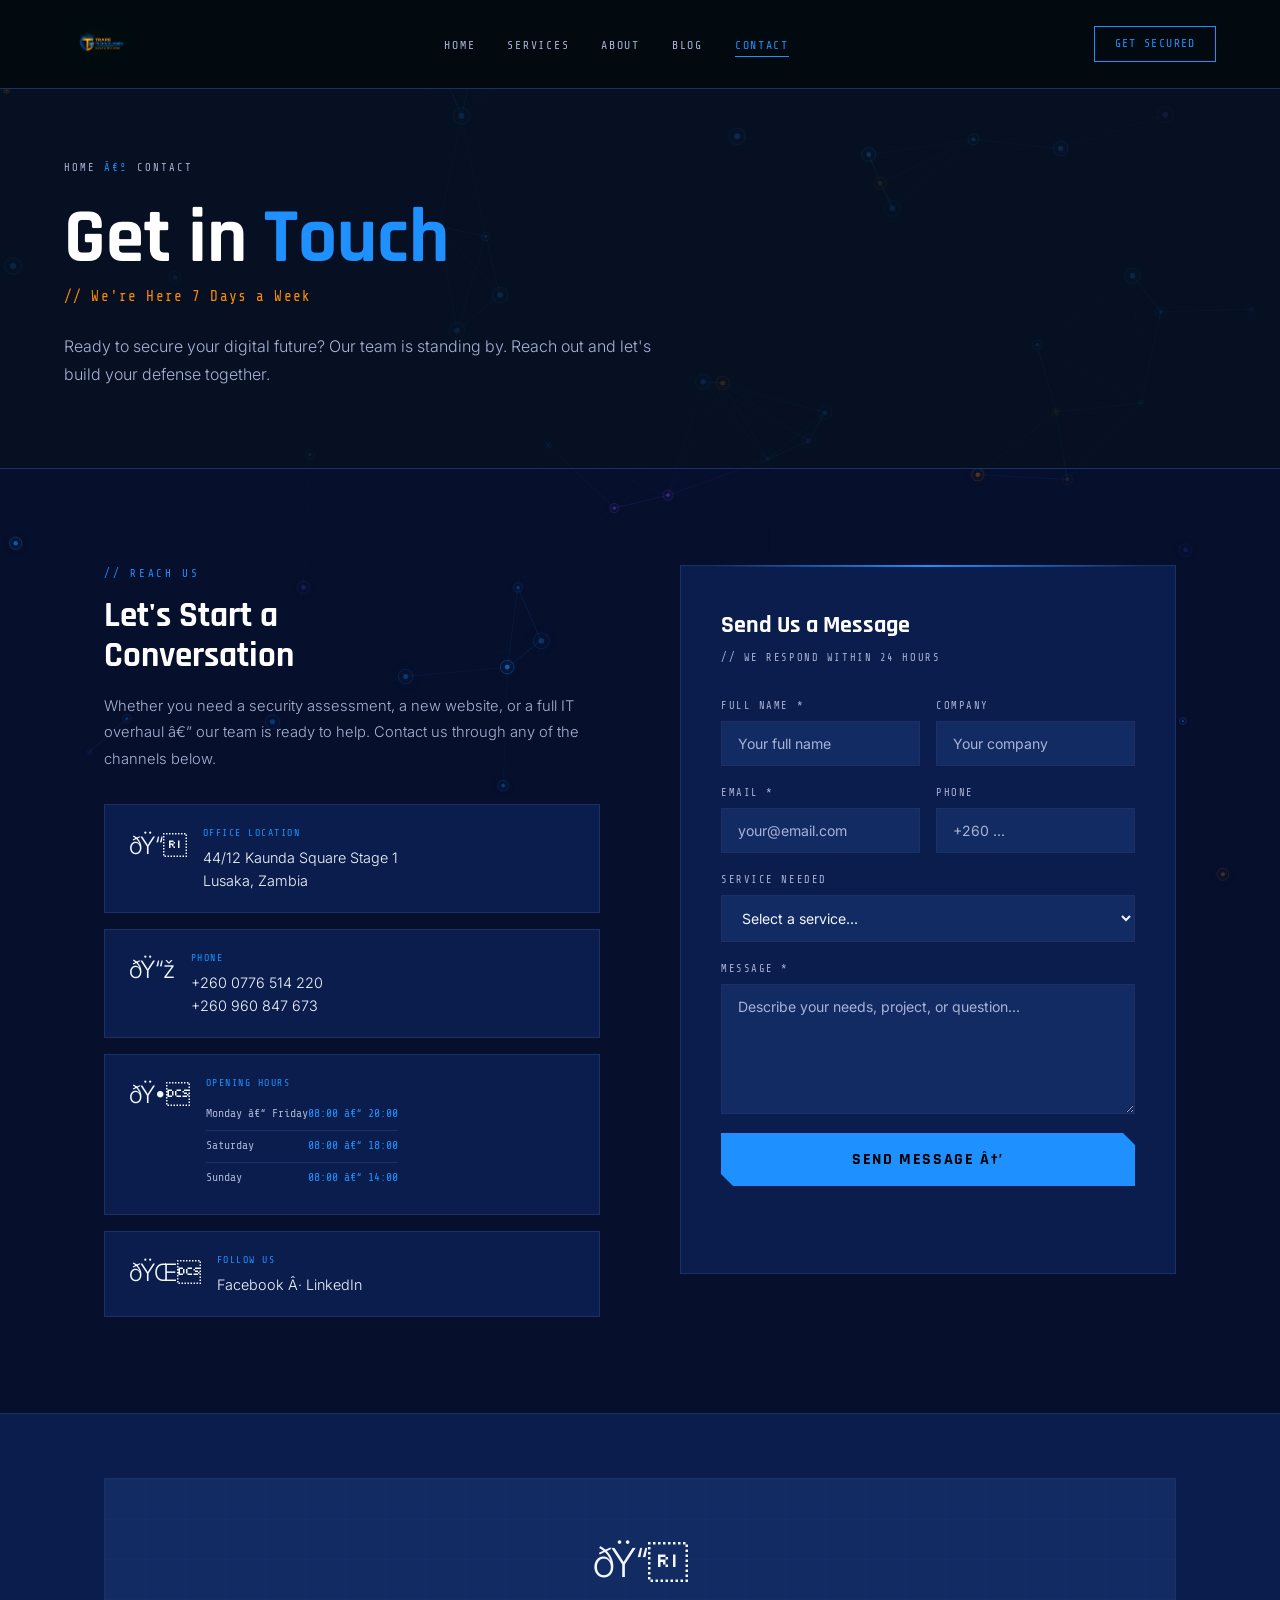
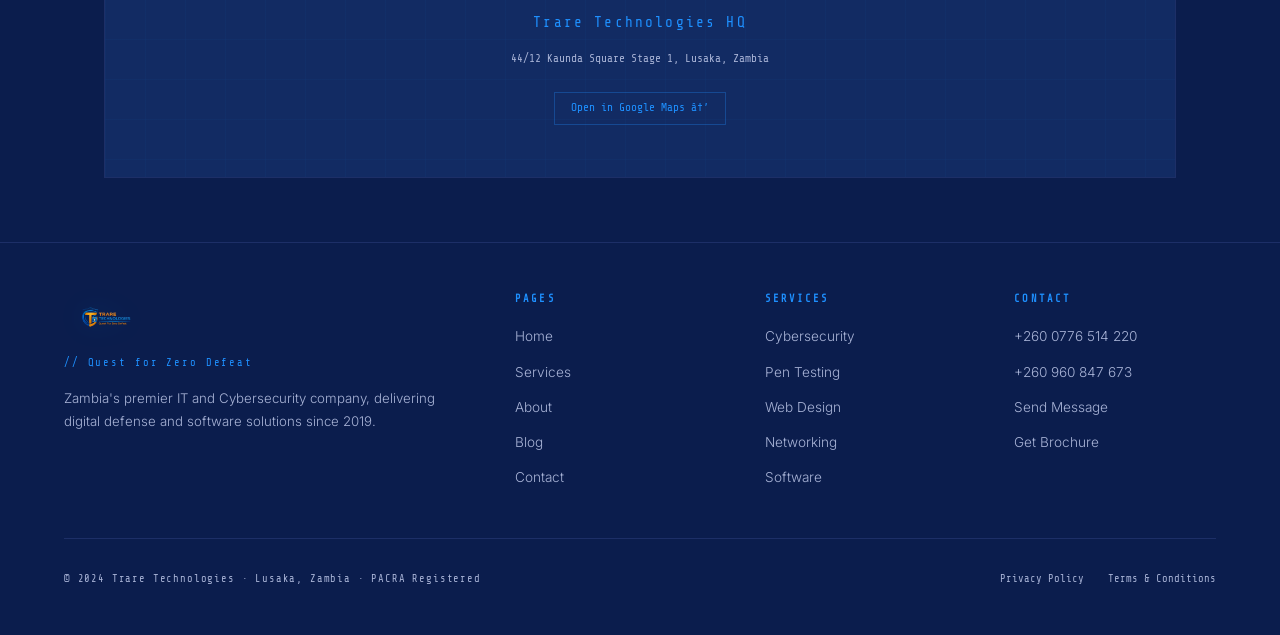
<file: contact.html>
<!DOCTYPE html>
<html lang="en">
<head>
<meta charset="UTF-8"/><meta name="viewport" content="width=device-width,initial-scale=1"/>
<title>Contact | Trare Technologies</title>
<link href="https://fonts.googleapis.com/css2?family=Share+Tech+Mono&family=Rajdhani:wght@400;600;700&family=Inter:wght@300;400;500&display=swap" rel="stylesheet"/>

<link rel="stylesheet" href="assets/css/pages/contact.css"/>
<link rel="stylesheet" href="assets/css/shared.css"/>
</head>
<body data-page="contact">
<canvas id="node-canvas" data-nodes="55" data-threat-rate="0.07" data-link-distance="180" data-link-alpha="0.22" data-link-color="#1e90ff" data-link-threat-color="#8a5cff"></canvas>
<header id="site-header"></header>

<div class="page-hero">
  <div class="page-hero-inner">
    <div class="breadcrumb"><a href="index.html">Home</a><span>â€º</span>Contact</div>
    <h1 class="page-title">Get in <span class="accent">Touch</span></h1>
    <div class="page-subtitle">// We're Here 7 Days a Week</div>
    <p class="page-desc">Ready to secure your digital future? Our team is standing by. Reach out and let's build your defense together.</p>
  </div>
</div>

<section>
  <div class="section-inner">
    <div class="contact-layout">
      <!-- INFO -->
      <div class="contact-info-col fade-up">
        <div class="contact-tag">// Reach Us</div>
        <h2>Let's Start a<br/>Conversation</h2>
        <p>Whether you need a security assessment, a new website, or a full IT overhaul â€” our team is ready to help. Contact us through any of the channels below.</p>
        <div class="contact-cards">
          <div class="contact-card">
            <span class="cc-icon">ðŸ“</span>
            <div>
              <div class="cc-label">Office Location</div>
              <div class="cc-val">44/12 Kaunda Square Stage 1<br/>Lusaka, Zambia</div>
            </div>
          </div>
          <div class="contact-card">
            <span class="cc-icon">ðŸ“ž</span>
            <div>
              <div class="cc-label">Phone</div>
              <div class="cc-val">
                <a href="tel:+2600776514220">+260 0776 514 220</a><br/>
                <a href="tel:+260960847673">+260 960 847 673</a>
              </div>
            </div>
          </div>
          <div class="contact-card">
            <span class="cc-icon">ðŸ•</span>
            <div>
              <div class="cc-label">Opening Hours</div>
              <table class="hours-table">
                <tr><td>Monday â€“ Friday</td><td>08:00 â€“ 20:00</td></tr>
                <tr><td>Saturday</td><td>08:00 â€“ 18:00</td></tr>
                <tr><td>Sunday</td><td>08:00 â€“ 14:00</td></tr>
              </table>
            </div>
          </div>
          <div class="contact-card">
            <span class="cc-icon">ðŸŒ</span>
            <div>
              <div class="cc-label">Follow Us</div>
              <div class="cc-val">
                <a href="https://www.facebook.com/Traretechnologies/" target="_blank" rel="noopener noreferrer">Facebook</a> Â· 
                <a href="https://zm.linkedin.com/company/trare-technologies" target="_blank" rel="noopener noreferrer">LinkedIn</a>
              </div>
            </div>
          </div>
        </div>
      </div>

      <!-- FORM -->
      <div class="contact-form-col fade-up">
        <div class="form-box">
          <div class="form-title">Send Us a Message</div>
          <div class="form-subtitle">// We respond within 24 hours</div>
          <form class="contact-form" id="contact-form" data-mailto="traretechnologies@email.com">
            <div class="form-row">
              <div class="form-group"><label class="form-label" for="full-name">Full Name *</label><input class="form-input" id="full-name" name="full_name" type="text" placeholder="Your full name" autocomplete="name" required/></div>
              <div class="form-group"><label class="form-label" for="company">Company</label><input class="form-input" id="company" name="company" type="text" placeholder="Your company" autocomplete="organization"/></div>
            </div>
            <div class="form-row">
              <div class="form-group"><label class="form-label" for="email">Email *</label><input class="form-input" id="email" name="email" type="email" placeholder="your@email.com" autocomplete="email" required/></div>
              <div class="form-group"><label class="form-label" for="phone">Phone</label><input class="form-input" id="phone" name="phone" type="tel" placeholder="+260 ..." autocomplete="tel"/></div>
            </div>
            <div class="form-group">
              <label class="form-label" for="service">Service Needed</label>
              <select class="form-select" id="service" name="service">
                <option value="" disabled selected>Select a service...</option>
                <option>Cybersecurity Audit</option><option>Penetration Testing</option>
                <option>Web Design & Development</option><option>IT Networking</option>
                <option>Digital Marketing</option><option>Software Solutions</option><option>Other</option>
              </select>
            </div>
            <div class="form-group"><label class="form-label" for="message">Message *</label><textarea class="form-textarea" id="message" name="message" placeholder="Describe your needs, project, or question..." required></textarea></div>
            <button type="submit" class="btn-submit">Send Message â†’</button>
            <p class="form-status" id="contact-status" aria-live="polite"></p>
          </form>
          <div class="form-success" id="form-success">
            <div class="ok">âœ…</div>
            <h3>Message Sent!</h3>
            <p>Thank you for reaching out. Our team will respond within 24 hours.</p>
          </div>
        </div>
      </div>
    </div>
  </div>
</section>

<!-- MAP -->
<div class="map-section">
  <div class="map-inner">
    <div class="map-placeholder">
      <div class="map-pin">ðŸ“</div>
      <div class="map-label">Trare Technologies HQ</div>
      <div class="map-addr">44/12 Kaunda Square Stage 1, Lusaka, Zambia</div>
      <a href="https://maps.google.com/maps?daddr=44/12+kaunda+square+stage+1,+Lusaka,+Zambia" target="_blank" rel="noopener noreferrer" style="font-family:var(--mono);font-size:.7rem;color:var(--green);border:1px solid rgba(30,144,255,.3);padding:.4rem 1rem;text-decoration:none;margin-top:.5rem">Open in Google Maps â†’</a>
    </div>
  </div>
</div>

<footer id="site-footer"></footer>
<script src="assets/js/site.js" defer></script>
</body>
</html>
</file>
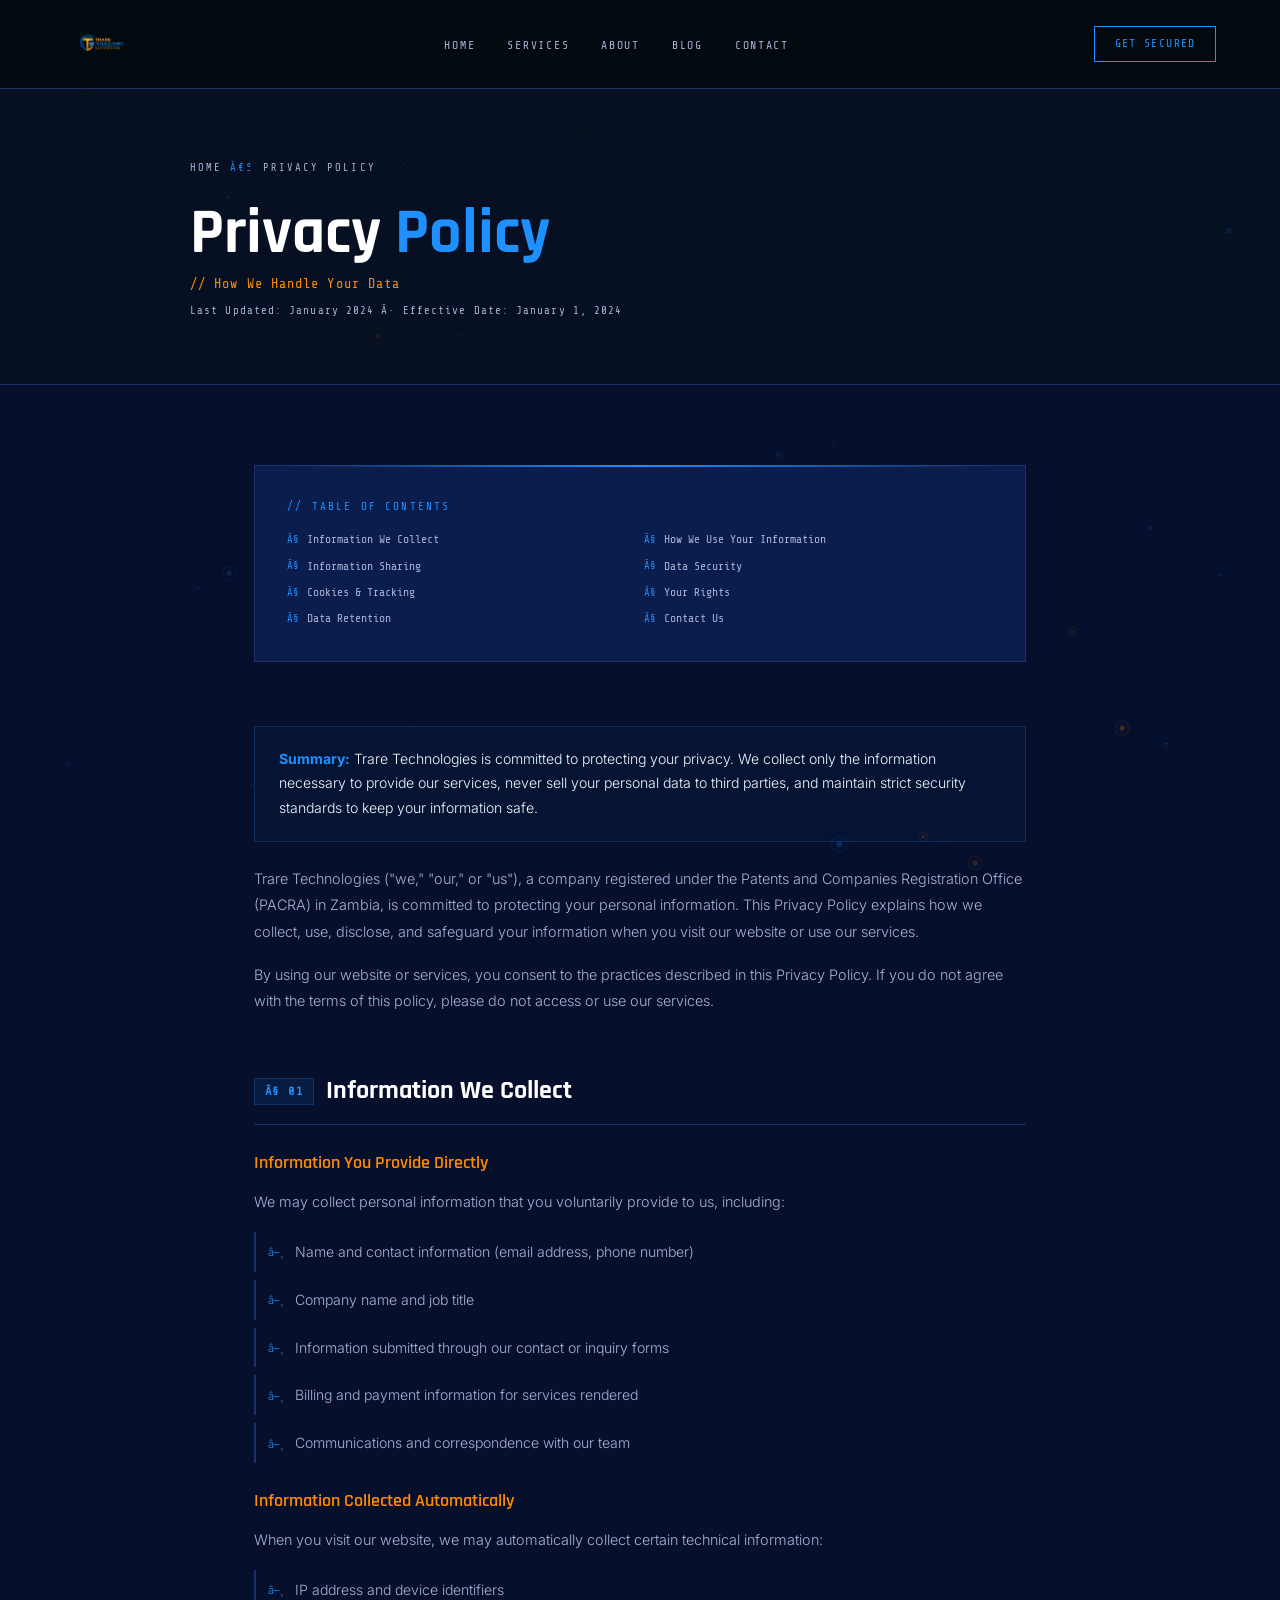
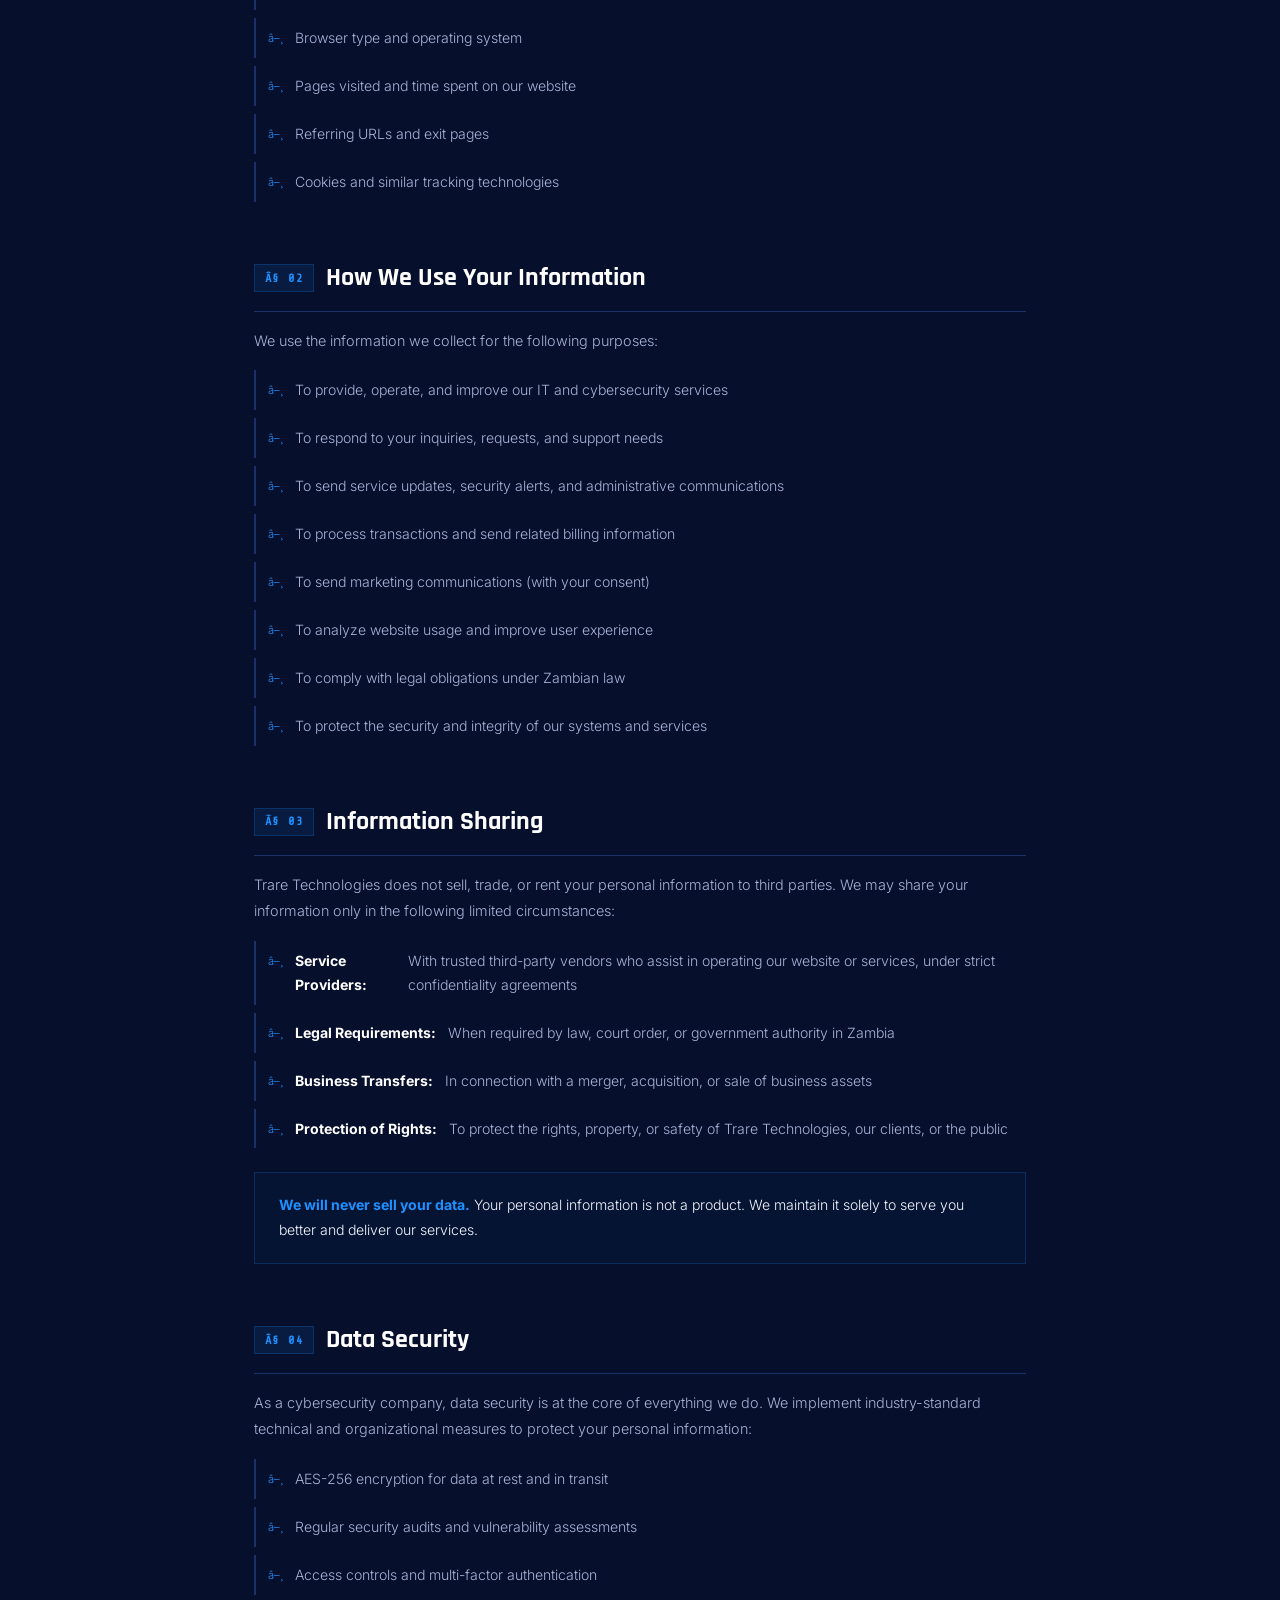
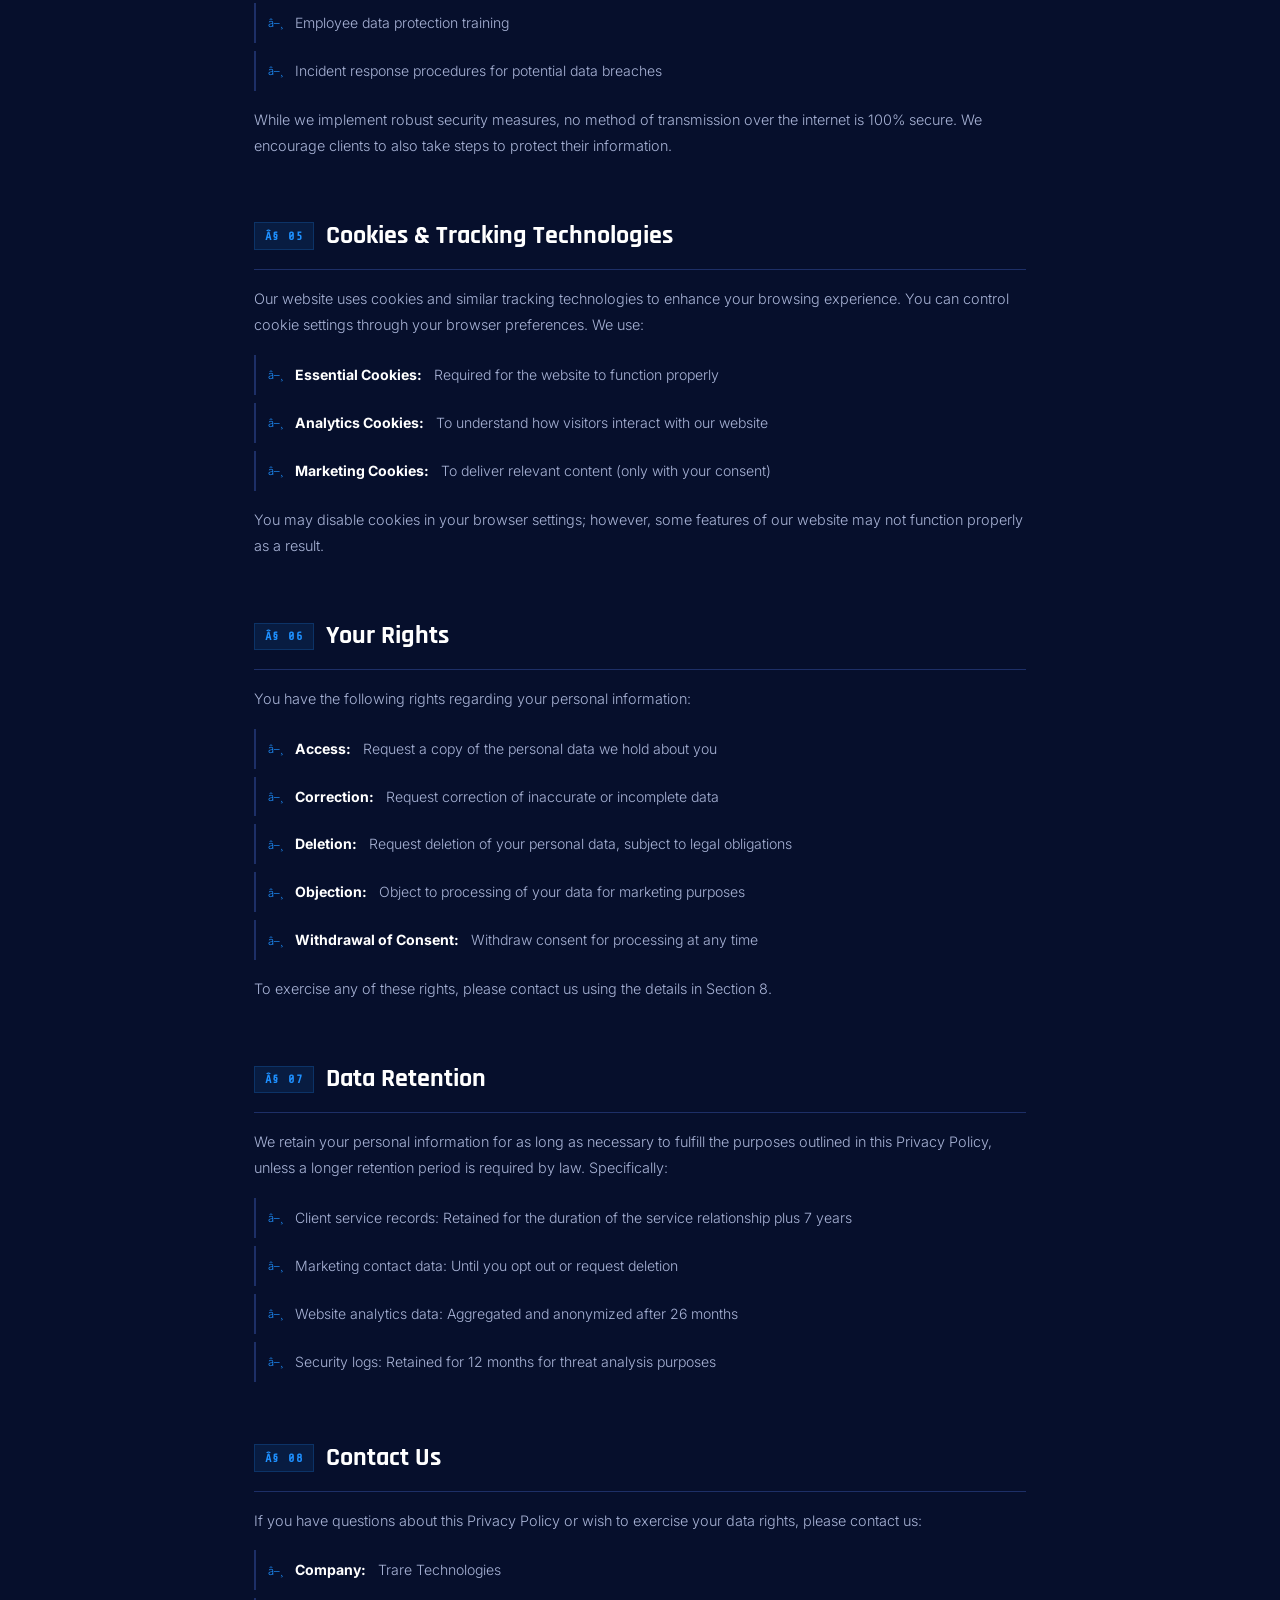
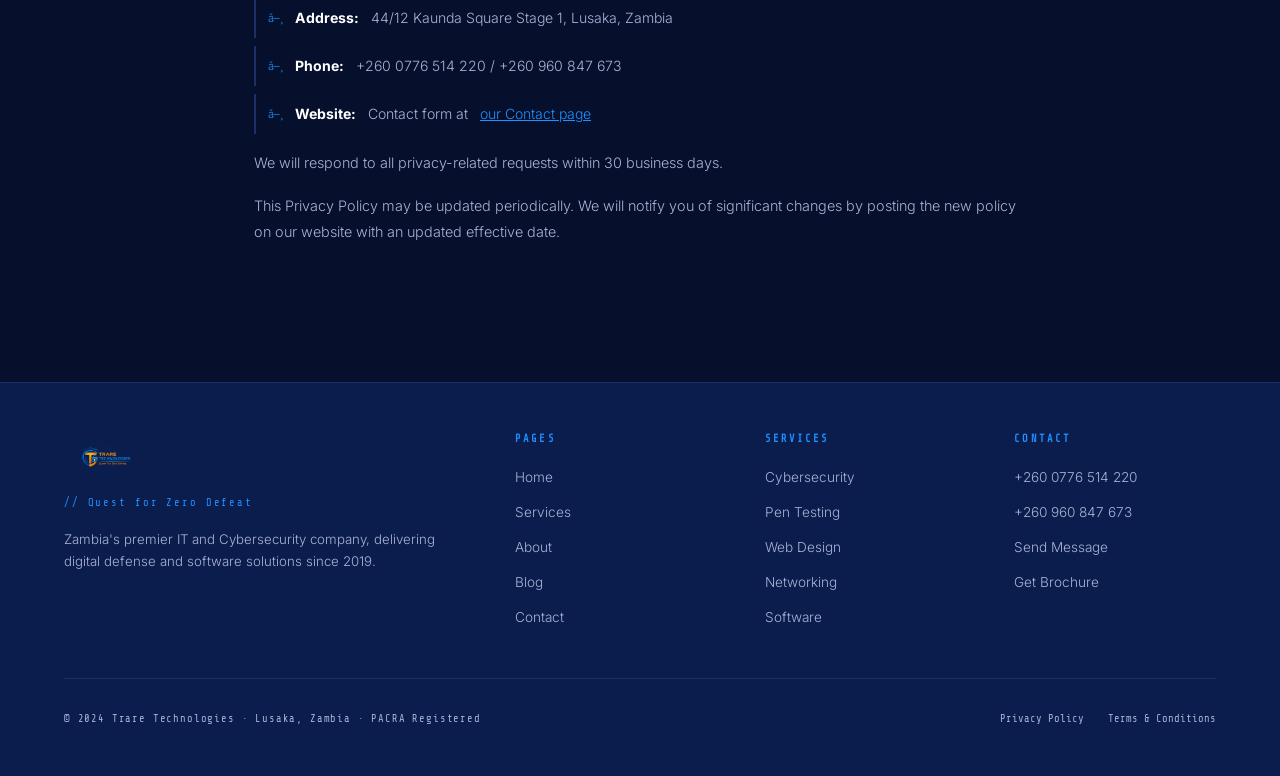
<file: privacy.html>
<!DOCTYPE html>
<html lang="en">
<head>
<meta charset="UTF-8"/><meta name="viewport" content="width=device-width,initial-scale=1"/>
<title>Privacy Policy | Trare Technologies</title>
<link href="https://fonts.googleapis.com/css2?family=Share+Tech+Mono&family=Rajdhani:wght@400;600;700&family=Inter:wght@300;400;500&display=swap" rel="stylesheet"/>

<link rel="stylesheet" href="assets/css/pages/privacy.css"/>
<link rel="stylesheet" href="assets/css/shared.css"/>
</head>
<body data-page="privacy">
<canvas id="node-canvas" data-nodes="40" data-threat-rate="0.05" data-link-distance="150" data-link-alpha="0.12" data-link-color="#1e90ff" data-link-threat-color="#8a5cff"></canvas>
<header id="site-header"></header>

<div class="page-hero">
  <div class="page-hero-inner">
    <div class="breadcrumb"><a href="index.html">Home</a><span>â€º</span>Privacy Policy</div>
    <h1 class="page-title">Privacy <span class="accent">Policy</span></h1>
    <div class="page-subtitle">// How We Handle Your Data</div>
    <div class="last-updated">Last Updated: January 2024 Â· Effective Date: January 1, 2024</div>
  </div>
</div>

<div class="legal-wrap">
  <!-- TABLE OF CONTENTS -->
  <div class="legal-toc">
    <div class="toc-title">// Table of Contents</div>
    <ul class="toc-list">
      <li><a href="#s1">Information We Collect</a></li>
      <li><a href="#s2">How We Use Your Information</a></li>
      <li><a href="#s3">Information Sharing</a></li>
      <li><a href="#s4">Data Security</a></li>
      <li><a href="#s5">Cookies & Tracking</a></li>
      <li><a href="#s6">Your Rights</a></li>
      <li><a href="#s7">Data Retention</a></li>
      <li><a href="#s8">Contact Us</a></li>
    </ul>
  </div>

  <div class="highlight-box">
    <strong>Summary:</strong> Trare Technologies is committed to protecting your privacy. We collect only the information necessary to provide our services, never sell your personal data to third parties, and maintain strict security standards to keep your information safe.
  </div>

  <!-- INTRO -->
  <div class="legal-section">
    <p>Trare Technologies ("we," "our," or "us"), a company registered under the Patents and Companies Registration Office (PACRA) in Zambia, is committed to protecting your personal information. This Privacy Policy explains how we collect, use, disclose, and safeguard your information when you visit our website or use our services.</p>
    <p>By using our website or services, you consent to the practices described in this Privacy Policy. If you do not agree with the terms of this policy, please do not access or use our services.</p>
  </div>

  <!-- SECTION 1 -->
  <div class="legal-section" id="s1">
    <h2><span class="sec-num">Â§ 01</span> Information We Collect</h2>
    <h3>Information You Provide Directly</h3>
    <p>We may collect personal information that you voluntarily provide to us, including:</p>
    <ul>
      <li>Name and contact information (email address, phone number)</li>
      <li>Company name and job title</li>
      <li>Information submitted through our contact or inquiry forms</li>
      <li>Billing and payment information for services rendered</li>
      <li>Communications and correspondence with our team</li>
    </ul>
    <h3>Information Collected Automatically</h3>
    <p>When you visit our website, we may automatically collect certain technical information:</p>
    <ul>
      <li>IP address and device identifiers</li>
      <li>Browser type and operating system</li>
      <li>Pages visited and time spent on our website</li>
      <li>Referring URLs and exit pages</li>
      <li>Cookies and similar tracking technologies</li>
    </ul>
  </div>

  <!-- SECTION 2 -->
  <div class="legal-section" id="s2">
    <h2><span class="sec-num">Â§ 02</span> How We Use Your Information</h2>
    <p>We use the information we collect for the following purposes:</p>
    <ul>
      <li>To provide, operate, and improve our IT and cybersecurity services</li>
      <li>To respond to your inquiries, requests, and support needs</li>
      <li>To send service updates, security alerts, and administrative communications</li>
      <li>To process transactions and send related billing information</li>
      <li>To send marketing communications (with your consent)</li>
      <li>To analyze website usage and improve user experience</li>
      <li>To comply with legal obligations under Zambian law</li>
      <li>To protect the security and integrity of our systems and services</li>
    </ul>
  </div>

  <!-- SECTION 3 -->
  <div class="legal-section" id="s3">
    <h2><span class="sec-num">Â§ 03</span> Information Sharing</h2>
    <p>Trare Technologies does not sell, trade, or rent your personal information to third parties. We may share your information only in the following limited circumstances:</p>
    <ul>
      <li><strong style="color:#fff">Service Providers:</strong> With trusted third-party vendors who assist in operating our website or services, under strict confidentiality agreements</li>
      <li><strong style="color:#fff">Legal Requirements:</strong> When required by law, court order, or government authority in Zambia</li>
      <li><strong style="color:#fff">Business Transfers:</strong> In connection with a merger, acquisition, or sale of business assets</li>
      <li><strong style="color:#fff">Protection of Rights:</strong> To protect the rights, property, or safety of Trare Technologies, our clients, or the public</li>
    </ul>
    <div class="highlight-box"><strong>We will never sell your data.</strong> Your personal information is not a product. We maintain it solely to serve you better and deliver our services.</div>
  </div>

  <!-- SECTION 4 -->
  <div class="legal-section" id="s4">
    <h2><span class="sec-num">Â§ 04</span> Data Security</h2>
    <p>As a cybersecurity company, data security is at the core of everything we do. We implement industry-standard technical and organizational measures to protect your personal information:</p>
    <ul>
      <li>AES-256 encryption for data at rest and in transit</li>
      <li>Regular security audits and vulnerability assessments</li>
      <li>Access controls and multi-factor authentication</li>
      <li>Employee data protection training</li>
      <li>Incident response procedures for potential data breaches</li>
    </ul>
    <p>While we implement robust security measures, no method of transmission over the internet is 100% secure. We encourage clients to also take steps to protect their information.</p>
  </div>

  <!-- SECTION 5 -->
  <div class="legal-section" id="s5">
    <h2><span class="sec-num">Â§ 05</span> Cookies & Tracking Technologies</h2>
    <p>Our website uses cookies and similar tracking technologies to enhance your browsing experience. You can control cookie settings through your browser preferences. We use:</p>
    <ul>
      <li><strong style="color:#fff">Essential Cookies:</strong> Required for the website to function properly</li>
      <li><strong style="color:#fff">Analytics Cookies:</strong> To understand how visitors interact with our website</li>
      <li><strong style="color:#fff">Marketing Cookies:</strong> To deliver relevant content (only with your consent)</li>
    </ul>
    <p>You may disable cookies in your browser settings; however, some features of our website may not function properly as a result.</p>
  </div>

  <!-- SECTION 6 -->
  <div class="legal-section" id="s6">
    <h2><span class="sec-num">Â§ 06</span> Your Rights</h2>
    <p>You have the following rights regarding your personal information:</p>
    <ul>
      <li><strong style="color:#fff">Access:</strong> Request a copy of the personal data we hold about you</li>
      <li><strong style="color:#fff">Correction:</strong> Request correction of inaccurate or incomplete data</li>
      <li><strong style="color:#fff">Deletion:</strong> Request deletion of your personal data, subject to legal obligations</li>
      <li><strong style="color:#fff">Objection:</strong> Object to processing of your data for marketing purposes</li>
      <li><strong style="color:#fff">Withdrawal of Consent:</strong> Withdraw consent for processing at any time</li>
    </ul>
    <p>To exercise any of these rights, please contact us using the details in Section 8.</p>
  </div>

  <!-- SECTION 7 -->
  <div class="legal-section" id="s7">
    <h2><span class="sec-num">Â§ 07</span> Data Retention</h2>
    <p>We retain your personal information for as long as necessary to fulfill the purposes outlined in this Privacy Policy, unless a longer retention period is required by law. Specifically:</p>
    <ul>
      <li>Client service records: Retained for the duration of the service relationship plus 7 years</li>
      <li>Marketing contact data: Until you opt out or request deletion</li>
      <li>Website analytics data: Aggregated and anonymized after 26 months</li>
      <li>Security logs: Retained for 12 months for threat analysis purposes</li>
    </ul>
  </div>

  <!-- SECTION 8 -->
  <div class="legal-section" id="s8">
    <h2><span class="sec-num">Â§ 08</span> Contact Us</h2>
    <p>If you have questions about this Privacy Policy or wish to exercise your data rights, please contact us:</p>
    <ul>
      <li><strong style="color:#fff">Company:</strong> Trare Technologies</li>
      <li><strong style="color:#fff">Address:</strong> 44/12 Kaunda Square Stage 1, Lusaka, Zambia</li>
      <li><strong style="color:#fff">Phone:</strong> +260 0776 514 220 / +260 960 847 673</li>
      <li><strong style="color:#fff">Website:</strong> Contact form at <a href="contact.html" style="color:var(--green)">our Contact page</a></li>
    </ul>
    <p>We will respond to all privacy-related requests within 30 business days.</p>
    <p>This Privacy Policy may be updated periodically. We will notify you of significant changes by posting the new policy on our website with an updated effective date.</p>
  </div>
</div>

<footer id="site-footer"></footer>
<script src="assets/js/site.js" defer></script>
</body>
</html>
</file>
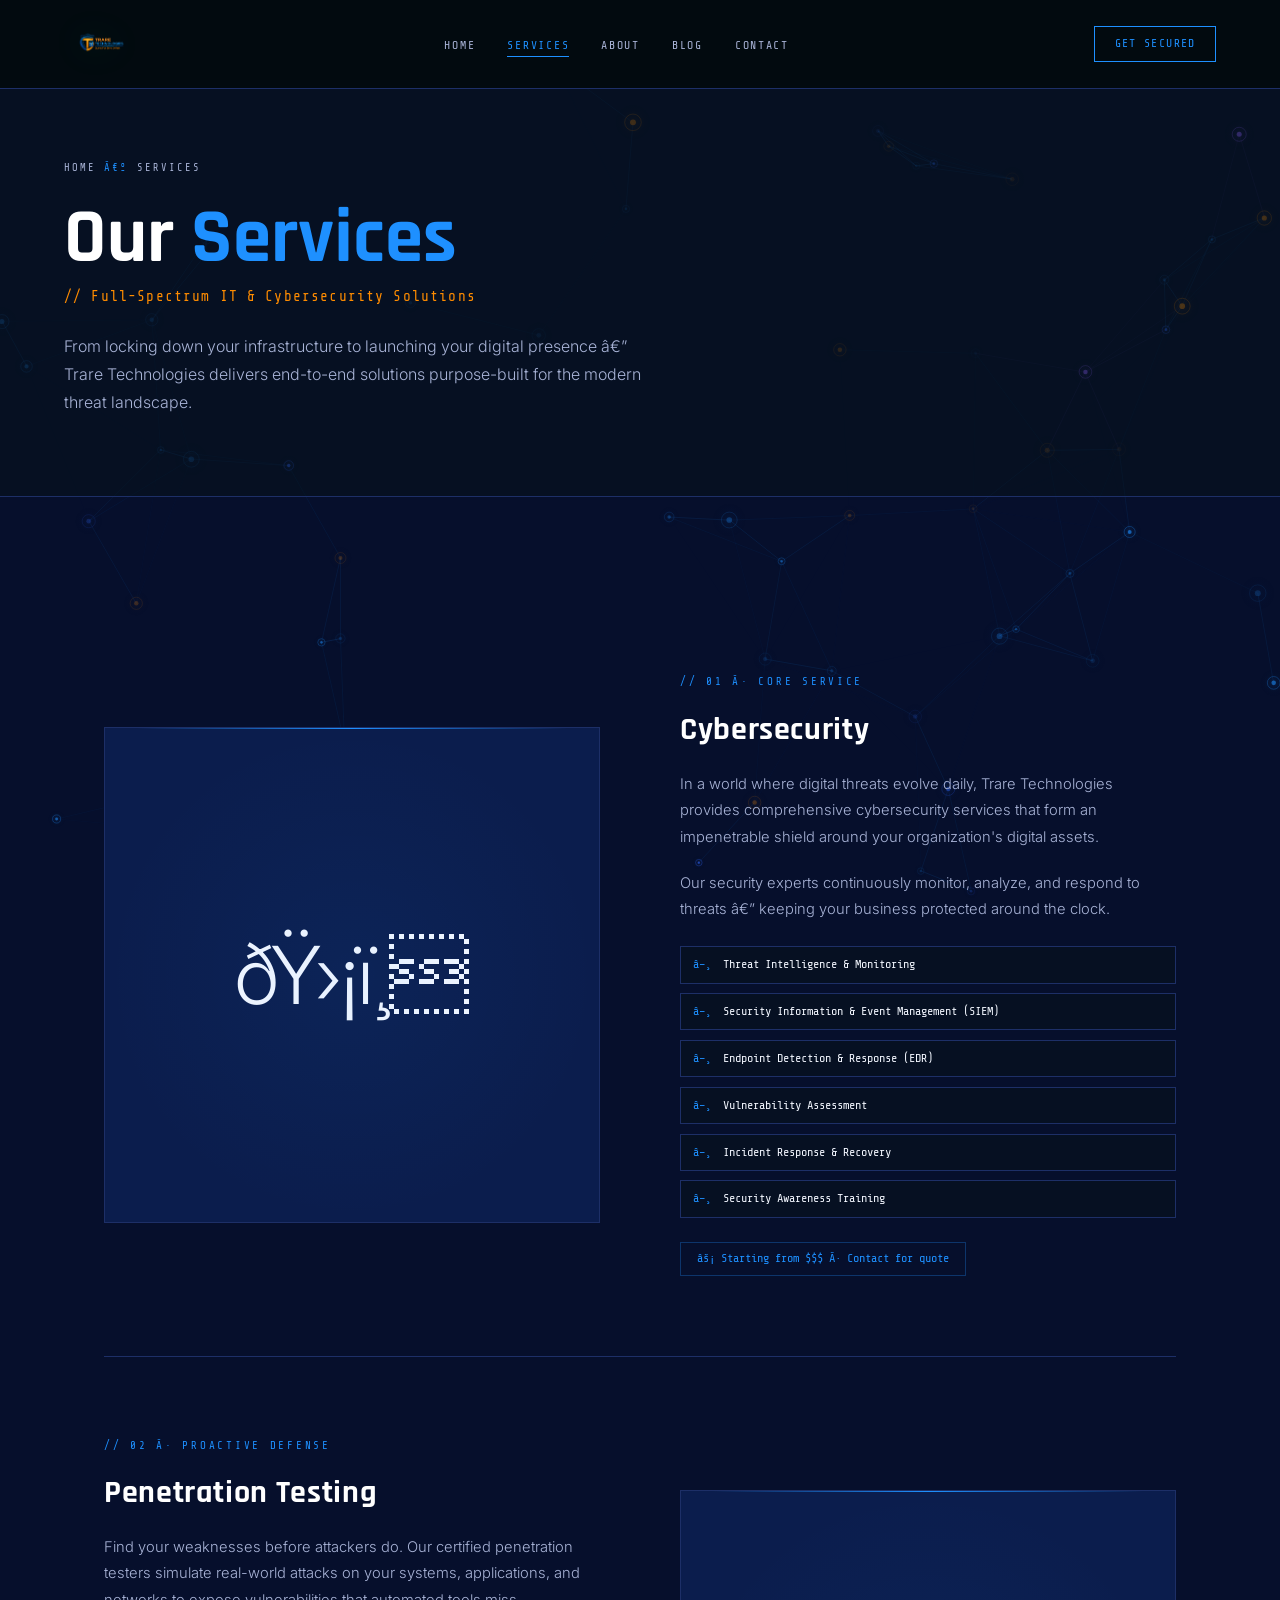
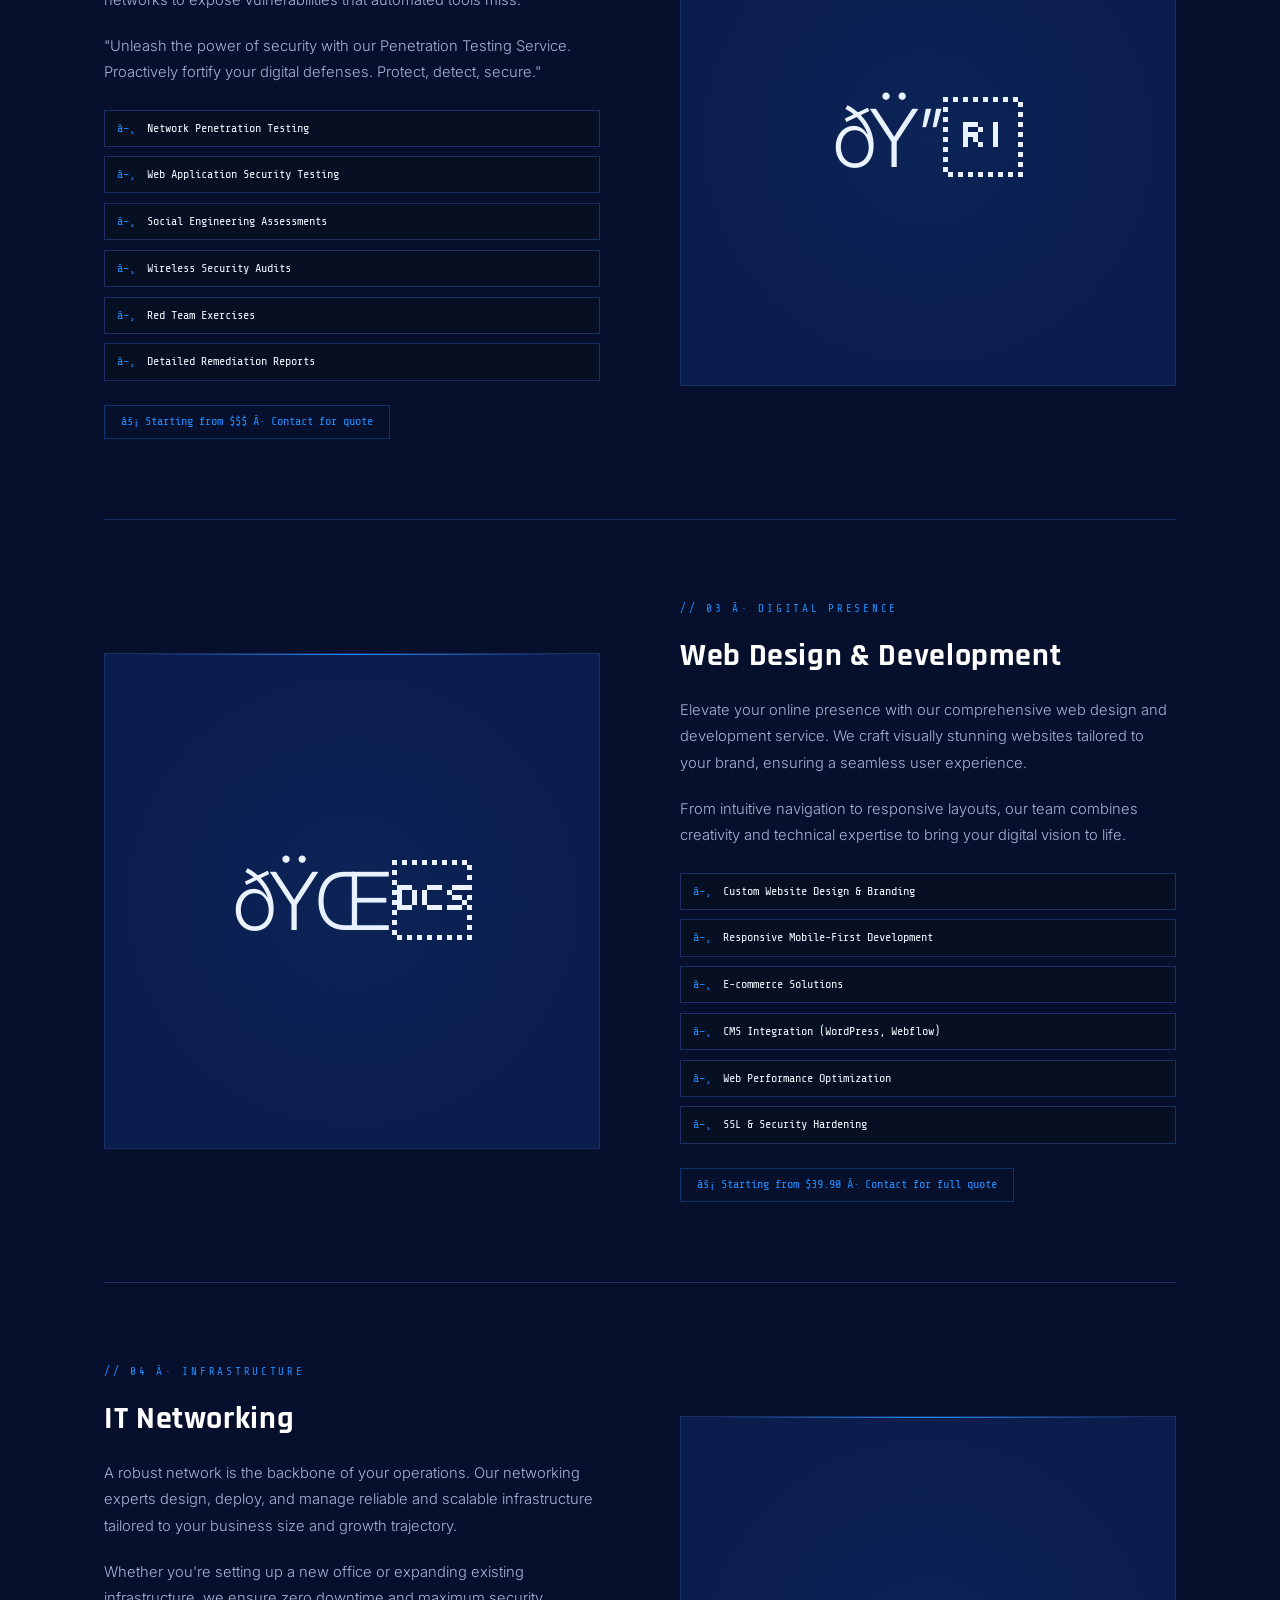
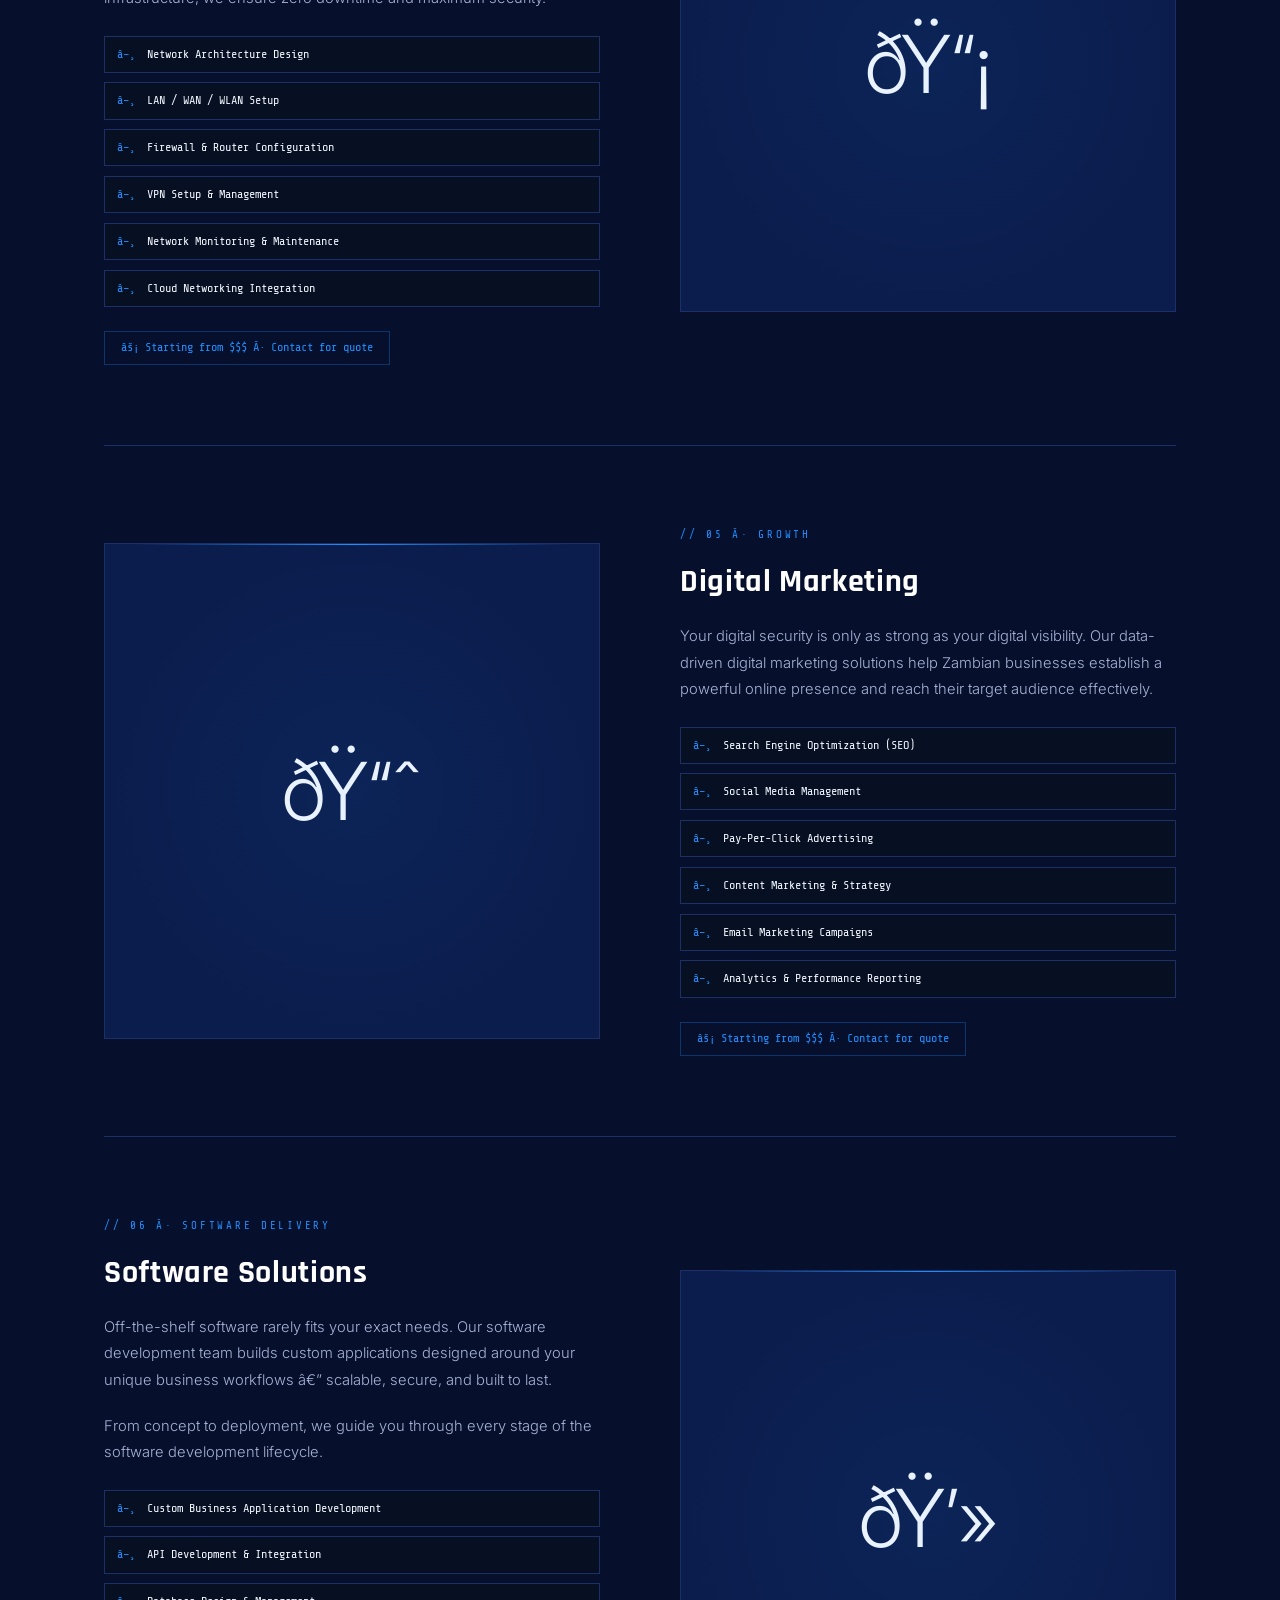
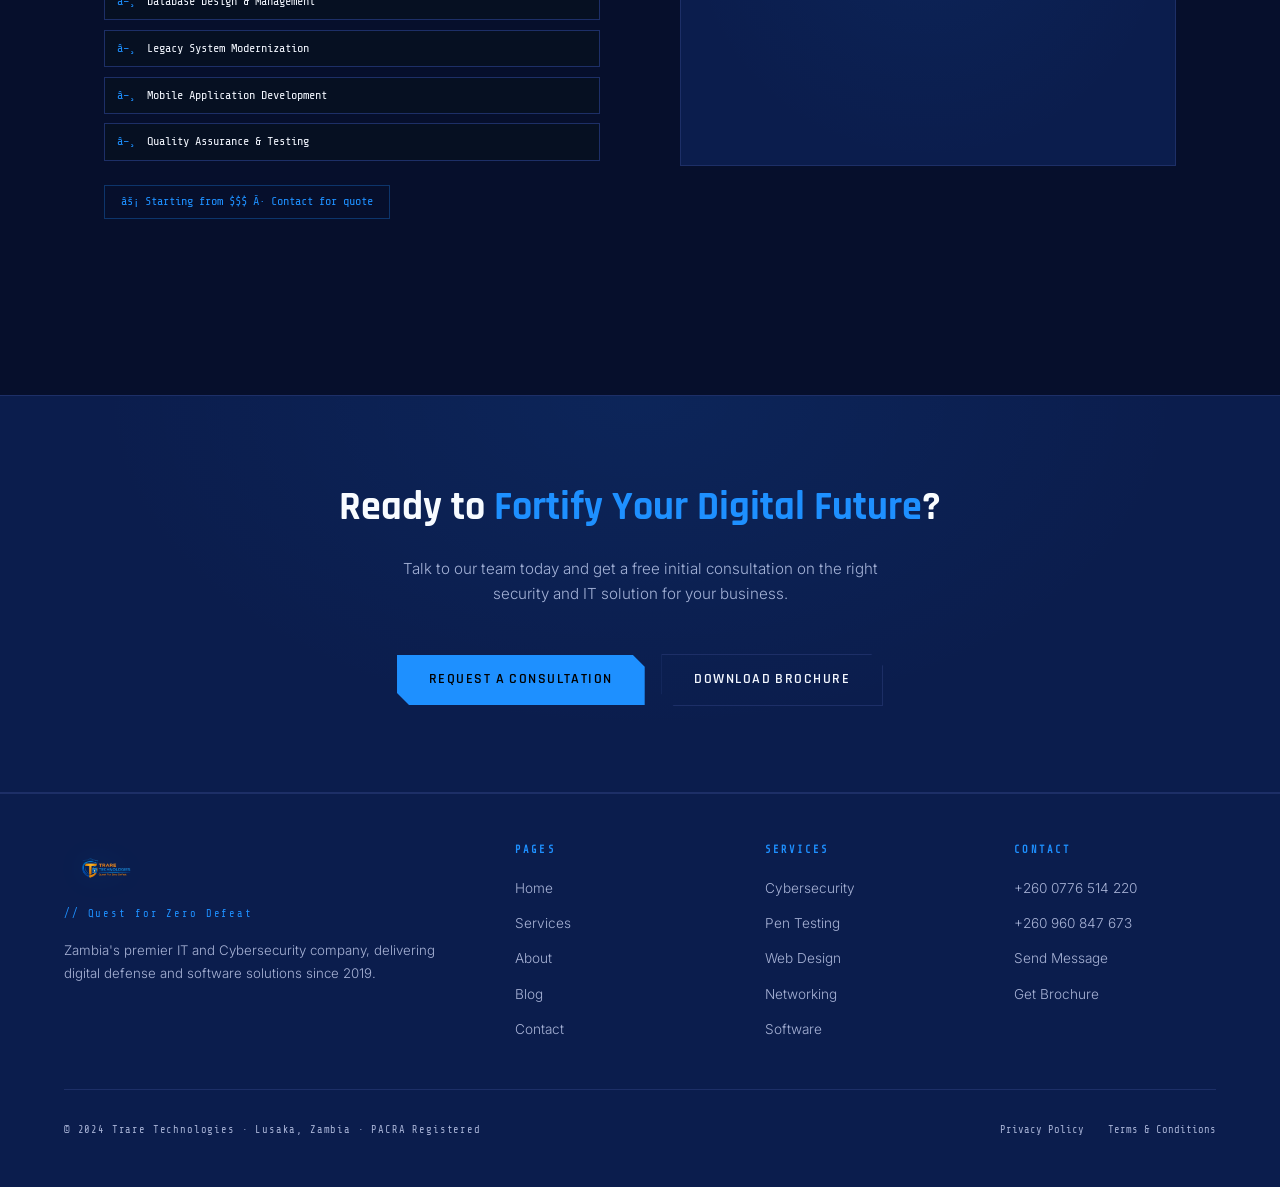
<file: services.html>
<!DOCTYPE html>
<html lang="en">
<head>
<meta charset="UTF-8"/><meta name="viewport" content="width=device-width,initial-scale=1"/>
<title>Services | Trare Technologies</title>
<link href="https://fonts.googleapis.com/css2?family=Share+Tech+Mono&family=Rajdhani:wght@400;600;700&family=Inter:wght@300;400;500&display=swap" rel="stylesheet"/>

<link rel="stylesheet" href="assets/css/pages/services.css"/>
<link rel="stylesheet" href="assets/css/shared.css"/>
</head>
<body data-page="services">
<canvas id="node-canvas" data-nodes="60" data-threat-rate="0.07" data-link-distance="180" data-link-alpha="0.22" data-link-color="#1e90ff" data-link-threat-color="#8a5cff"></canvas>
<header id="site-header"></header>

<div class="page-hero">
  <div class="page-hero-inner">
    <div class="breadcrumb"><a href="index.html">Home</a><span>â€º</span>Services</div>
    <h1 class="page-title">Our <span class="accent">Services</span></h1>
    <div class="page-subtitle">// Full-Spectrum IT & Cybersecurity Solutions</div>
    <p class="page-desc">From locking down your infrastructure to launching your digital presence â€” Trare Technologies delivers end-to-end solutions purpose-built for the modern threat landscape.</p>
  </div>
</div>

<section>
  <div class="section-inner">
    <!-- Cybersecurity -->
    <div class="service-detail fade-up">
      <div class="sd-visual">
        <div class="sd-number">01</div>
        <div class="sd-icon-box">ðŸ›¡ï¸</div>
      </div>
      <div class="sd-content">
        <div class="section-tag">// 01 Â· Core Service</div>
        <h3>Cybersecurity</h3>
        <p>In a world where digital threats evolve daily, Trare Technologies provides comprehensive cybersecurity services that form an impenetrable shield around your organization's digital assets.</p>
        <p>Our security experts continuously monitor, analyze, and respond to threats â€” keeping your business protected around the clock.</p>
        <ul class="sd-features">
          <li>Threat Intelligence & Monitoring</li>
          <li>Security Information & Event Management (SIEM)</li>
          <li>Endpoint Detection & Response (EDR)</li>
          <li>Vulnerability Assessment</li>
          <li>Incident Response & Recovery</li>
          <li>Security Awareness Training</li>
        </ul>
        <div class="price-tag">âš¡ Starting from $$$  Â· Contact for quote</div>
      </div>
    </div>

    <!-- Pen Testing -->
    <div class="service-detail reverse fade-up">
      <div class="sd-visual">
        <div class="sd-number">02</div>
        <div class="sd-icon-box">ðŸ”</div>
      </div>
      <div class="sd-content">
        <div class="section-tag">// 02 Â· Proactive Defense</div>
        <h3>Penetration Testing</h3>
        <p>Find your weaknesses before attackers do. Our certified penetration testers simulate real-world attacks on your systems, applications, and networks to expose vulnerabilities that automated tools miss.</p>
        <p>"Unleash the power of security with our Penetration Testing Service. Proactively fortify your digital defenses. Protect, detect, secure."</p>
        <ul class="sd-features">
          <li>Network Penetration Testing</li>
          <li>Web Application Security Testing</li>
          <li>Social Engineering Assessments</li>
          <li>Wireless Security Audits</li>
          <li>Red Team Exercises</li>
          <li>Detailed Remediation Reports</li>
        </ul>
        <div class="price-tag">âš¡ Starting from $$$  Â· Contact for quote</div>
      </div>
    </div>

    <!-- Web Design -->
    <div class="service-detail fade-up">
      <div class="sd-visual">
        <div class="sd-number">03</div>
        <div class="sd-icon-box">ðŸŒ</div>
      </div>
      <div class="sd-content">
        <div class="section-tag">// 03 Â· Digital Presence</div>
        <h3>Web Design & Development</h3>
        <p>Elevate your online presence with our comprehensive web design and development service. We craft visually stunning websites tailored to your brand, ensuring a seamless user experience.</p>
        <p>From intuitive navigation to responsive layouts, our team combines creativity and technical expertise to bring your digital vision to life.</p>
        <ul class="sd-features">
          <li>Custom Website Design & Branding</li>
          <li>Responsive Mobile-First Development</li>
          <li>E-commerce Solutions</li>
          <li>CMS Integration (WordPress, Webflow)</li>
          <li>Web Performance Optimization</li>
          <li>SSL & Security Hardening</li>
        </ul>
        <div class="price-tag">âš¡ Starting from $39.90 Â· Contact for full quote</div>
      </div>
    </div>

    <!-- Networking -->
    <div class="service-detail reverse fade-up">
      <div class="sd-visual">
        <div class="sd-number">04</div>
        <div class="sd-icon-box">ðŸ“¡</div>
      </div>
      <div class="sd-content">
        <div class="section-tag">// 04 Â· Infrastructure</div>
        <h3>IT Networking</h3>
        <p>A robust network is the backbone of your operations. Our networking experts design, deploy, and manage reliable and scalable infrastructure tailored to your business size and growth trajectory.</p>
        <p>Whether you're setting up a new office or expanding existing infrastructure, we ensure zero downtime and maximum security.</p>
        <ul class="sd-features">
          <li>Network Architecture Design</li>
          <li>LAN / WAN / WLAN Setup</li>
          <li>Firewall & Router Configuration</li>
          <li>VPN Setup & Management</li>
          <li>Network Monitoring & Maintenance</li>
          <li>Cloud Networking Integration</li>
        </ul>
        <div class="price-tag">âš¡ Starting from $$$  Â· Contact for quote</div>
      </div>
    </div>

    <!-- Digital Marketing -->
    <div class="service-detail fade-up">
      <div class="sd-visual">
        <div class="sd-number">05</div>
        <div class="sd-icon-box">ðŸ“ˆ</div>
      </div>
      <div class="sd-content">
        <div class="section-tag">// 05 Â· Growth</div>
        <h3>Digital Marketing</h3>
        <p>Your digital security is only as strong as your digital visibility. Our data-driven digital marketing solutions help Zambian businesses establish a powerful online presence and reach their target audience effectively.</p>
        <ul class="sd-features">
          <li>Search Engine Optimization (SEO)</li>
          <li>Social Media Management</li>
          <li>Pay-Per-Click Advertising</li>
          <li>Content Marketing & Strategy</li>
          <li>Email Marketing Campaigns</li>
          <li>Analytics & Performance Reporting</li>
        </ul>
        <div class="price-tag">âš¡ Starting from $$$  Â· Contact for quote</div>
      </div>
    </div>

    <!-- Software -->
    <div class="service-detail reverse fade-up">
      <div class="sd-visual">
        <div class="sd-number">06</div>
        <div class="sd-icon-box">ðŸ’»</div>
      </div>
      <div class="sd-content">
        <div class="section-tag">// 06 Â· Software Delivery</div>
        <h3>Software Solutions</h3>
        <p>Off-the-shelf software rarely fits your exact needs. Our software development team builds custom applications designed around your unique business workflows â€” scalable, secure, and built to last.</p>
        <p>From concept to deployment, we guide you through every stage of the software development lifecycle.</p>
        <ul class="sd-features">
          <li>Custom Business Application Development</li>
          <li>API Development & Integration</li>
          <li>Database Design & Management</li>
          <li>Legacy System Modernization</li>
          <li>Mobile Application Development</li>
          <li>Quality Assurance & Testing</li>
        </ul>
        <div class="price-tag">âš¡ Starting from $$$  Â· Contact for quote</div>
      </div>
    </div>
  </div>
</section>

<!-- CTA -->
<div class="cta-band">
  <div class="cta-inner">
    <h2>Ready to <span>Fortify Your Digital Future</span>?</h2>
    <p>Talk to our team today and get a free initial consultation on the right security and IT solution for your business.</p>
    <a class="btn-primary" href="contact.html">Request a Consultation</a>
    <a class="btn-secondary" href="index.html#brochure">Download Brochure</a>
  </div>
</div>

<footer id="site-footer"></footer>
<script src="assets/js/site.js" defer></script>
</body>
</html>
</file>
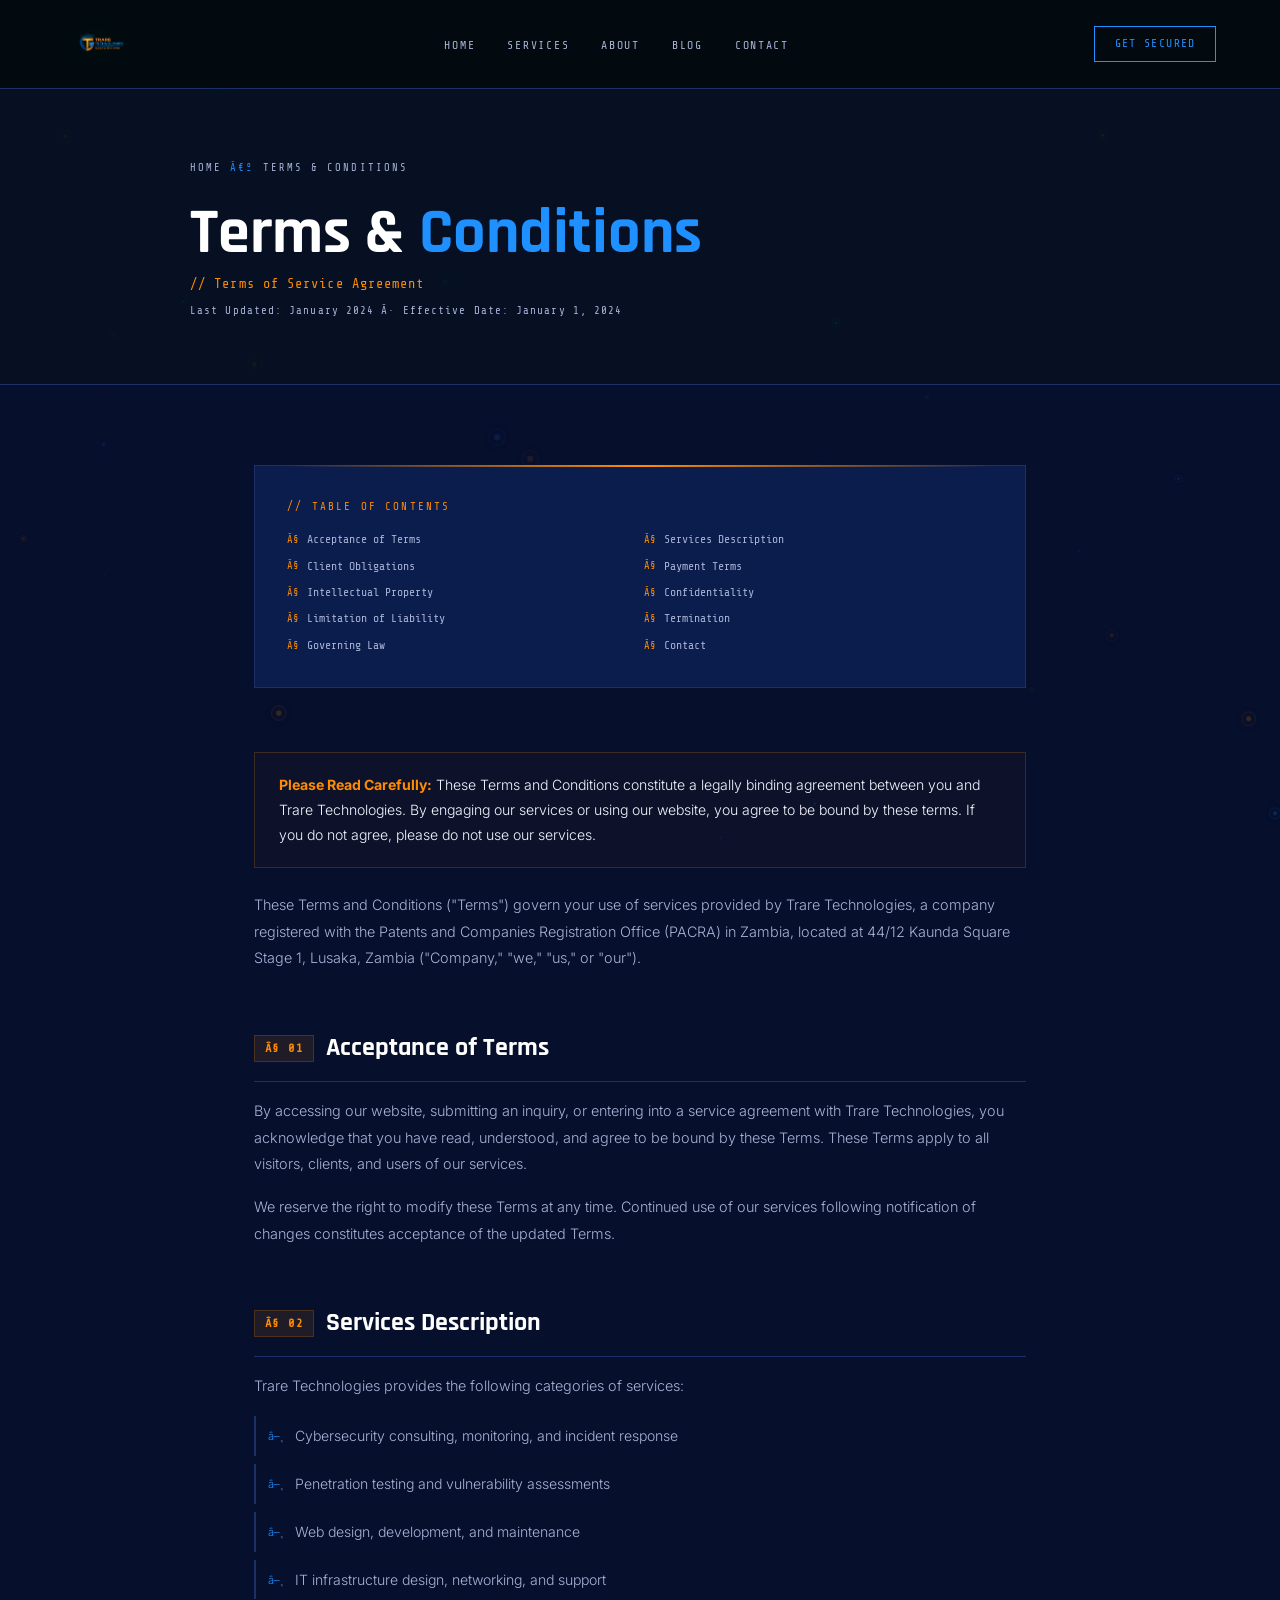
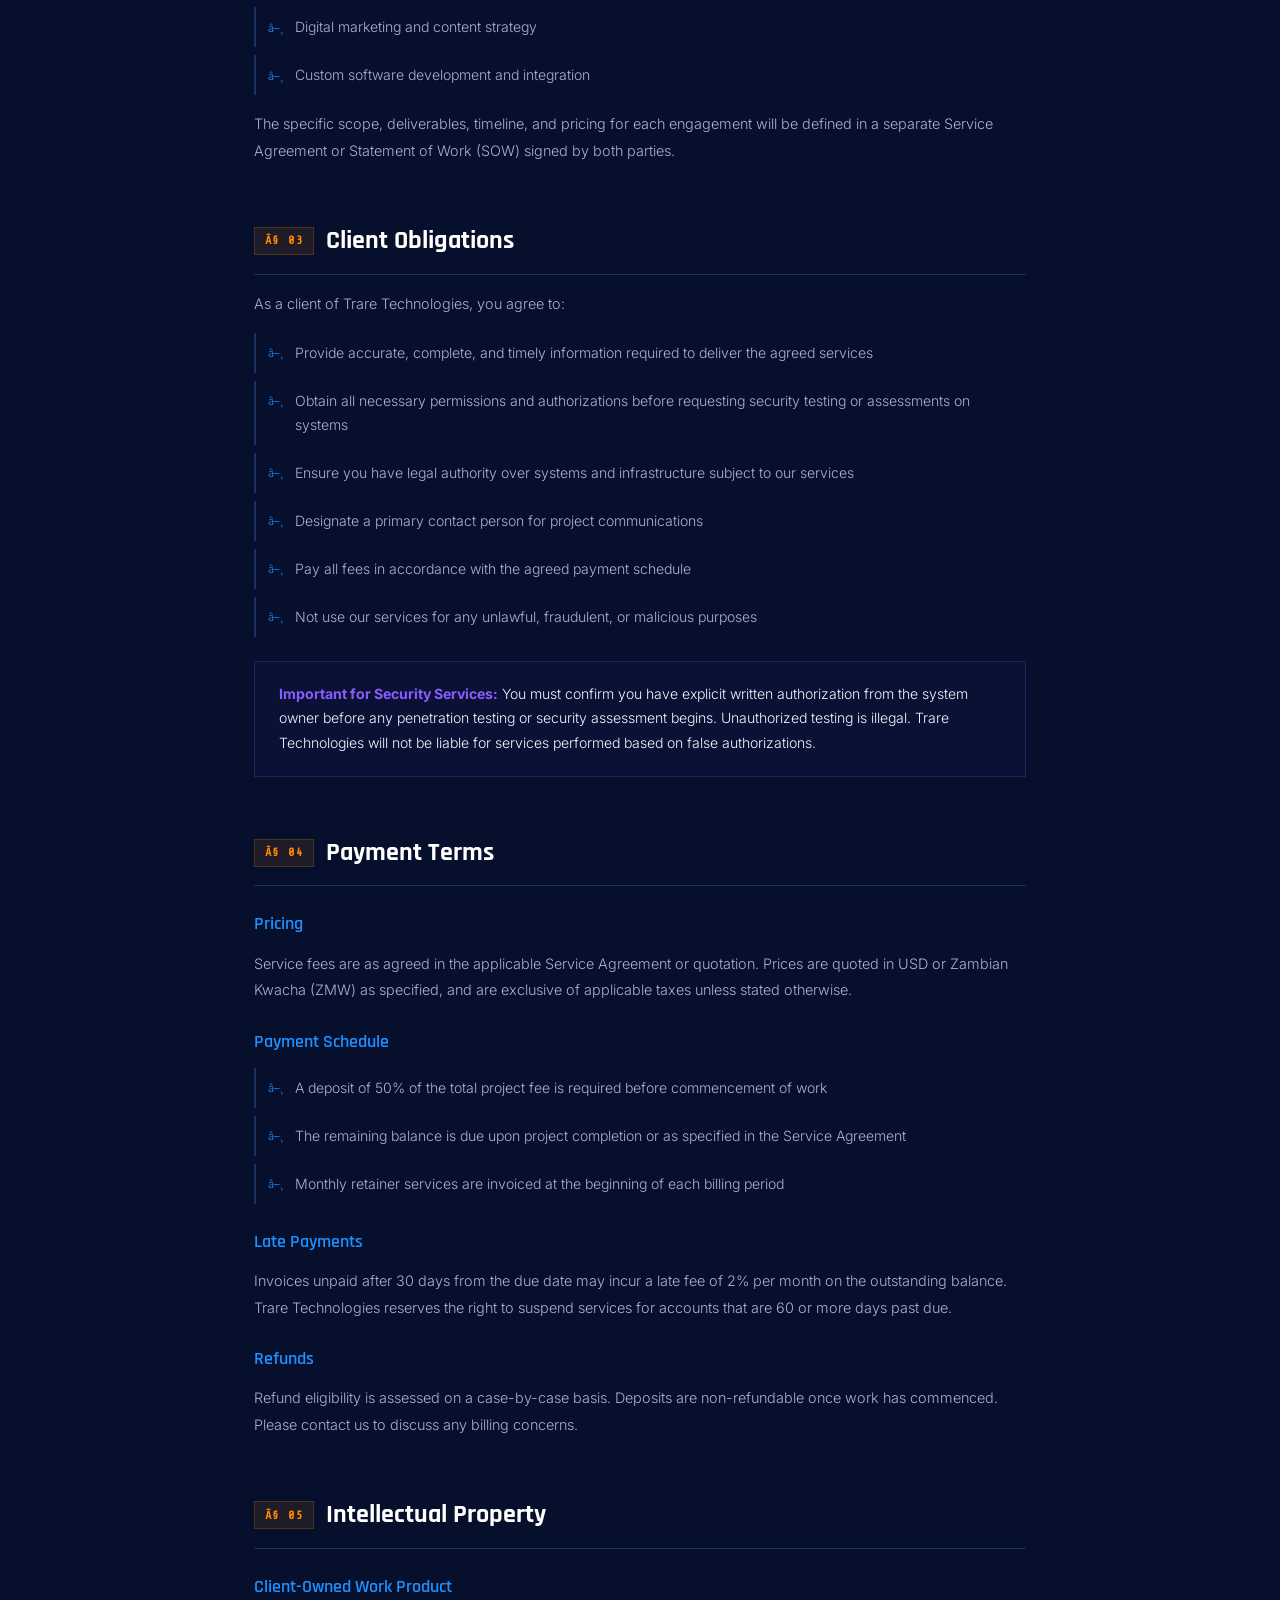
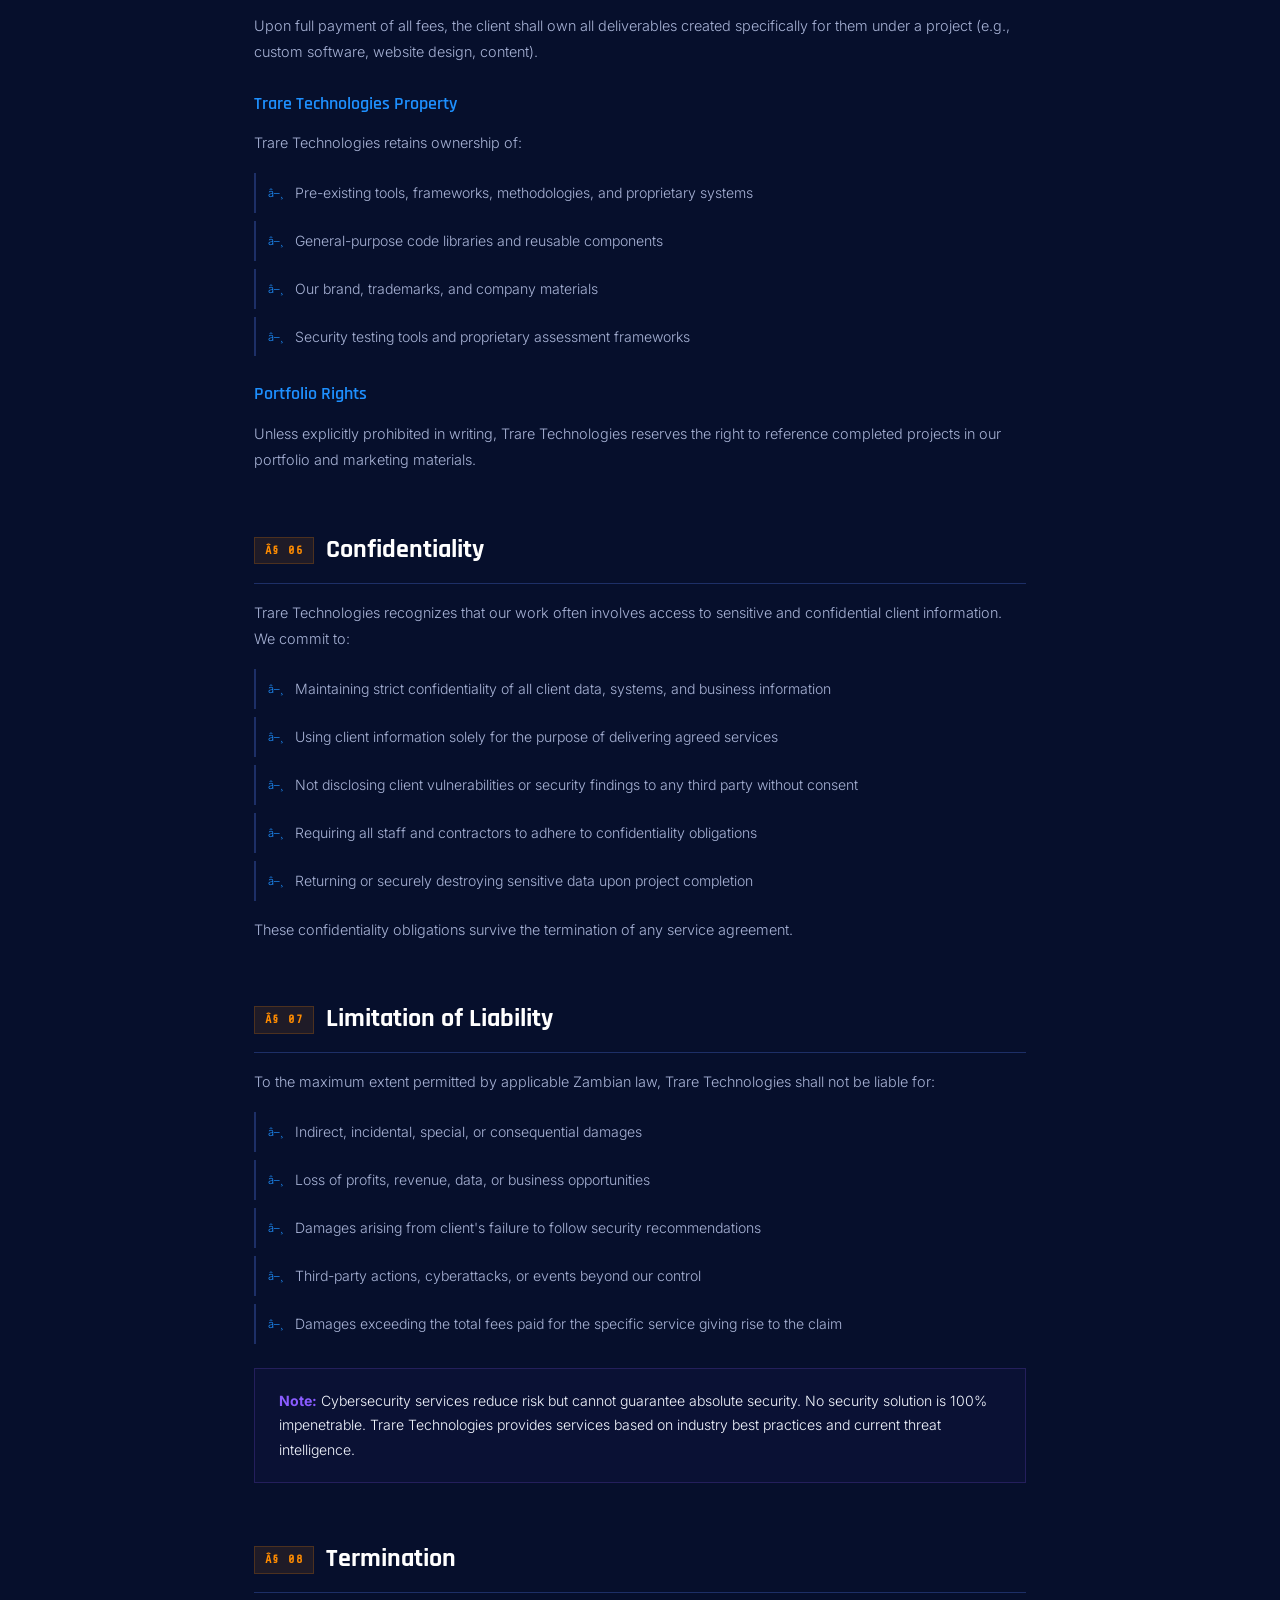
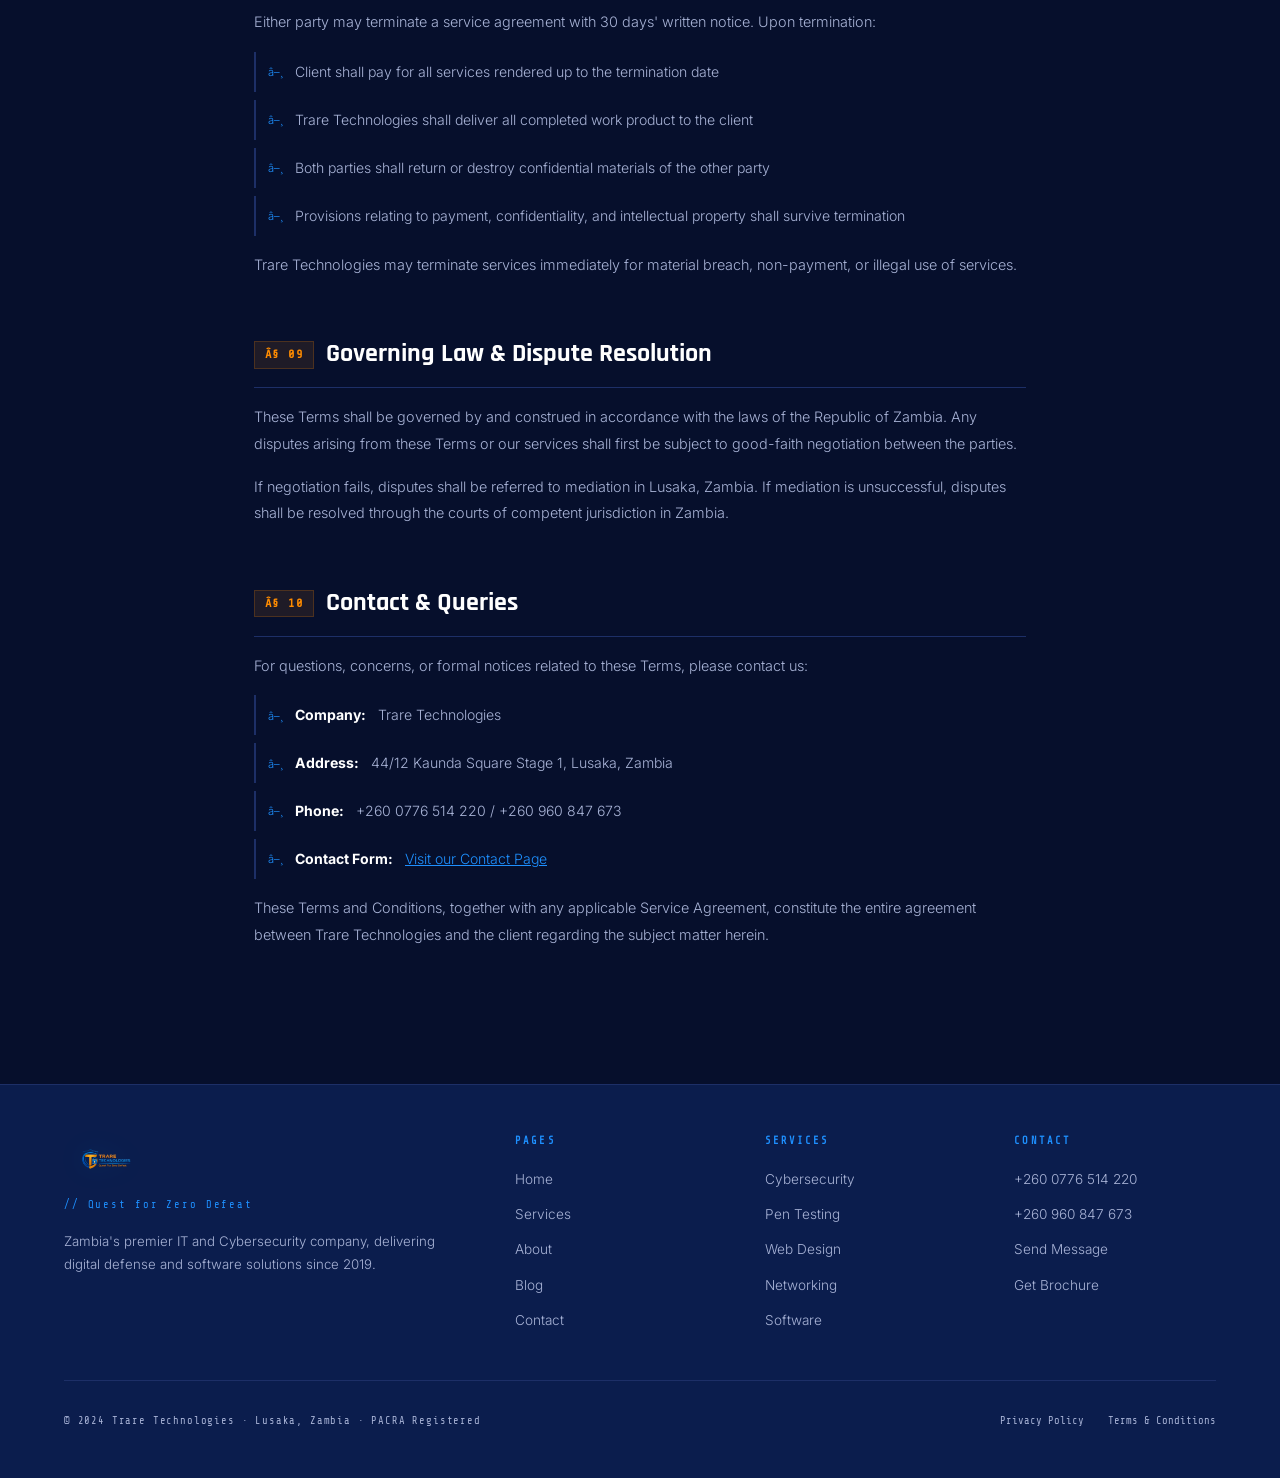
<file: terms.html>
<!DOCTYPE html>
<html lang="en">
<head>
<meta charset="UTF-8"/><meta name="viewport" content="width=device-width,initial-scale=1"/>
<title>Terms & Conditions | Trare Technologies</title>
<link href="https://fonts.googleapis.com/css2?family=Share+Tech+Mono&family=Rajdhani:wght@400;600;700&family=Inter:wght@300;400;500&display=swap" rel="stylesheet"/>

<link rel="stylesheet" href="assets/css/pages/terms.css"/>
<link rel="stylesheet" href="assets/css/shared.css"/>
</head>
<body data-page="terms">
<canvas id="node-canvas" data-nodes="40" data-threat-rate="0.05" data-link-distance="150" data-link-alpha="0.12" data-link-color="#ff8c00" data-link-threat-color="#8a5cff"></canvas>
<header id="site-header"></header>

<div class="page-hero">
  <div class="page-hero-inner">
    <div class="breadcrumb"><a href="index.html">Home</a><span>â€º</span>Terms & Conditions</div>
    <h1 class="page-title">Terms & <span class="accent">Conditions</span></h1>
    <div class="page-subtitle">// Terms of Service Agreement</div>
    <div class="last-updated">Last Updated: January 2024 Â· Effective Date: January 1, 2024</div>
  </div>
</div>

<div class="legal-wrap">
  <div class="legal-toc">
    <div class="toc-title">// Table of Contents</div>
    <ul class="toc-list">
      <li><a href="#t1">Acceptance of Terms</a></li>
      <li><a href="#t2">Services Description</a></li>
      <li><a href="#t3">Client Obligations</a></li>
      <li><a href="#t4">Payment Terms</a></li>
      <li><a href="#t5">Intellectual Property</a></li>
      <li><a href="#t6">Confidentiality</a></li>
      <li><a href="#t7">Limitation of Liability</a></li>
      <li><a href="#t8">Termination</a></li>
      <li><a href="#t9">Governing Law</a></li>
      <li><a href="#t10">Contact</a></li>
    </ul>
  </div>

  <div class="highlight-box">
    <strong>Please Read Carefully:</strong> These Terms and Conditions constitute a legally binding agreement between you and Trare Technologies. By engaging our services or using our website, you agree to be bound by these terms. If you do not agree, please do not use our services.
  </div>

  <div class="legal-section">
    <p>These Terms and Conditions ("Terms") govern your use of services provided by Trare Technologies, a company registered with the Patents and Companies Registration Office (PACRA) in Zambia, located at 44/12 Kaunda Square Stage 1, Lusaka, Zambia ("Company," "we," "us," or "our").</p>
  </div>

  <div class="legal-section" id="t1">
    <h2><span class="sec-num">Â§ 01</span> Acceptance of Terms</h2>
    <p>By accessing our website, submitting an inquiry, or entering into a service agreement with Trare Technologies, you acknowledge that you have read, understood, and agree to be bound by these Terms. These Terms apply to all visitors, clients, and users of our services.</p>
    <p>We reserve the right to modify these Terms at any time. Continued use of our services following notification of changes constitutes acceptance of the updated Terms.</p>
  </div>

  <div class="legal-section" id="t2">
    <h2><span class="sec-num">Â§ 02</span> Services Description</h2>
    <p>Trare Technologies provides the following categories of services:</p>
    <ul>
      <li>Cybersecurity consulting, monitoring, and incident response</li>
      <li>Penetration testing and vulnerability assessments</li>
      <li>Web design, development, and maintenance</li>
      <li>IT infrastructure design, networking, and support</li>
      <li>Digital marketing and content strategy</li>
      <li>Custom software development and integration</li>
    </ul>
    <p>The specific scope, deliverables, timeline, and pricing for each engagement will be defined in a separate Service Agreement or Statement of Work (SOW) signed by both parties.</p>
  </div>

  <div class="legal-section" id="t3">
    <h2><span class="sec-num">Â§ 03</span> Client Obligations</h2>
    <p>As a client of Trare Technologies, you agree to:</p>
    <ul>
      <li>Provide accurate, complete, and timely information required to deliver the agreed services</li>
      <li>Obtain all necessary permissions and authorizations before requesting security testing or assessments on systems</li>
      <li>Ensure you have legal authority over systems and infrastructure subject to our services</li>
      <li>Designate a primary contact person for project communications</li>
      <li>Pay all fees in accordance with the agreed payment schedule</li>
      <li>Not use our services for any unlawful, fraudulent, or malicious purposes</li>
    </ul>
    <div class="warn-box"><strong>Important for Security Services:</strong> You must confirm you have explicit written authorization from the system owner before any penetration testing or security assessment begins. Unauthorized testing is illegal. Trare Technologies will not be liable for services performed based on false authorizations.</div>
  </div>

  <div class="legal-section" id="t4">
    <h2><span class="sec-num">Â§ 04</span> Payment Terms</h2>
    <h3>Pricing</h3>
    <p>Service fees are as agreed in the applicable Service Agreement or quotation. Prices are quoted in USD or Zambian Kwacha (ZMW) as specified, and are exclusive of applicable taxes unless stated otherwise.</p>
    <h3>Payment Schedule</h3>
    <ul>
      <li>A deposit of 50% of the total project fee is required before commencement of work</li>
      <li>The remaining balance is due upon project completion or as specified in the Service Agreement</li>
      <li>Monthly retainer services are invoiced at the beginning of each billing period</li>
    </ul>
    <h3>Late Payments</h3>
    <p>Invoices unpaid after 30 days from the due date may incur a late fee of 2% per month on the outstanding balance. Trare Technologies reserves the right to suspend services for accounts that are 60 or more days past due.</p>
    <h3>Refunds</h3>
    <p>Refund eligibility is assessed on a case-by-case basis. Deposits are non-refundable once work has commenced. Please contact us to discuss any billing concerns.</p>
  </div>

  <div class="legal-section" id="t5">
    <h2><span class="sec-num">Â§ 05</span> Intellectual Property</h2>
    <h3>Client-Owned Work Product</h3>
    <p>Upon full payment of all fees, the client shall own all deliverables created specifically for them under a project (e.g., custom software, website design, content).</p>
    <h3>Trare Technologies Property</h3>
    <p>Trare Technologies retains ownership of:</p>
    <ul>
      <li>Pre-existing tools, frameworks, methodologies, and proprietary systems</li>
      <li>General-purpose code libraries and reusable components</li>
      <li>Our brand, trademarks, and company materials</li>
      <li>Security testing tools and proprietary assessment frameworks</li>
    </ul>
    <h3>Portfolio Rights</h3>
    <p>Unless explicitly prohibited in writing, Trare Technologies reserves the right to reference completed projects in our portfolio and marketing materials.</p>
  </div>

  <div class="legal-section" id="t6">
    <h2><span class="sec-num">Â§ 06</span> Confidentiality</h2>
    <p>Trare Technologies recognizes that our work often involves access to sensitive and confidential client information. We commit to:</p>
    <ul>
      <li>Maintaining strict confidentiality of all client data, systems, and business information</li>
      <li>Using client information solely for the purpose of delivering agreed services</li>
      <li>Not disclosing client vulnerabilities or security findings to any third party without consent</li>
      <li>Requiring all staff and contractors to adhere to confidentiality obligations</li>
      <li>Returning or securely destroying sensitive data upon project completion</li>
    </ul>
    <p>These confidentiality obligations survive the termination of any service agreement.</p>
  </div>

  <div class="legal-section" id="t7">
    <h2><span class="sec-num">Â§ 07</span> Limitation of Liability</h2>
    <p>To the maximum extent permitted by applicable Zambian law, Trare Technologies shall not be liable for:</p>
    <ul>
      <li>Indirect, incidental, special, or consequential damages</li>
      <li>Loss of profits, revenue, data, or business opportunities</li>
      <li>Damages arising from client's failure to follow security recommendations</li>
      <li>Third-party actions, cyberattacks, or events beyond our control</li>
      <li>Damages exceeding the total fees paid for the specific service giving rise to the claim</li>
    </ul>
    <div class="warn-box"><strong>Note:</strong> Cybersecurity services reduce risk but cannot guarantee absolute security. No security solution is 100% impenetrable. Trare Technologies provides services based on industry best practices and current threat intelligence.</div>
  </div>

  <div class="legal-section" id="t8">
    <h2><span class="sec-num">Â§ 08</span> Termination</h2>
    <p>Either party may terminate a service agreement with 30 days' written notice. Upon termination:</p>
    <ul>
      <li>Client shall pay for all services rendered up to the termination date</li>
      <li>Trare Technologies shall deliver all completed work product to the client</li>
      <li>Both parties shall return or destroy confidential materials of the other party</li>
      <li>Provisions relating to payment, confidentiality, and intellectual property shall survive termination</li>
    </ul>
    <p>Trare Technologies may terminate services immediately for material breach, non-payment, or illegal use of services.</p>
  </div>

  <div class="legal-section" id="t9">
    <h2><span class="sec-num">Â§ 09</span> Governing Law & Dispute Resolution</h2>
    <p>These Terms shall be governed by and construed in accordance with the laws of the Republic of Zambia. Any disputes arising from these Terms or our services shall first be subject to good-faith negotiation between the parties.</p>
    <p>If negotiation fails, disputes shall be referred to mediation in Lusaka, Zambia. If mediation is unsuccessful, disputes shall be resolved through the courts of competent jurisdiction in Zambia.</p>
  </div>

  <div class="legal-section" id="t10">
    <h2><span class="sec-num">Â§ 10</span> Contact & Queries</h2>
    <p>For questions, concerns, or formal notices related to these Terms, please contact us:</p>
    <ul>
      <li><strong style="color:#fff">Company:</strong> Trare Technologies</li>
      <li><strong style="color:#fff">Address:</strong> 44/12 Kaunda Square Stage 1, Lusaka, Zambia</li>
      <li><strong style="color:#fff">Phone:</strong> +260 0776 514 220 / +260 960 847 673</li>
      <li><strong style="color:#fff">Contact Form:</strong> <a href="contact.html" style="color:var(--green)">Visit our Contact Page</a></li>
    </ul>
    <p>These Terms and Conditions, together with any applicable Service Agreement, constitute the entire agreement between Trare Technologies and the client regarding the subject matter herein.</p>
  </div>
</div>

<footer id="site-footer"></footer>
<script src="assets/js/site.js" defer></script>
</body>
</html>
</file>
<file: assets/css/pages/index.css>
:root{--bg:#030a0f;--surface:#071318;--surface2:#0c1e27;--green:#1e90ff;--green-dim:#2f66ff;--cyan:#ff8c00;--red:#8a5cff;--orange:#ff8c00;--text:#c8dde6;--text-dim:#4a6a7a;--border:#0f2d3a;--mono:'Share Tech Mono',monospace;--display:'Rajdhani',sans-serif;--body:'Inter',sans-serif}
*,*::before,*::after{box-sizing:border-box;margin:0;padding:0}
html{scroll-behavior:smooth}
body{background:var(--bg);color:var(--text);font-family:var(--body);font-weight:300;overflow-x:hidden}
#node-canvas{position:fixed;top:0;left:0;width:100%;height:100%;z-index:0;pointer-events:none}
/* NAV */
nav{position:fixed;top:0;left:0;right:0;z-index:100;display:flex;align-items:center;justify-content:space-between;padding:1.2rem 4rem;background:rgba(3,10,15,.92);backdrop-filter:blur(16px);border-bottom:1px solid var(--border)}
.nav-logo{font-family:var(--display);font-weight:700;font-size:1.5rem;letter-spacing:.1em;color:#fff;text-decoration:none}
.nav-logo span{color:var(--green)}
.nav-links{display:flex;gap:2rem;list-style:none}
.nav-links a{font-family:var(--mono);font-size:.72rem;letter-spacing:.15em;color:var(--text-dim);text-decoration:none;text-transform:uppercase;transition:color .2s;padding:.25rem 0;border-bottom:1px solid transparent}
.nav-links a:hover,.nav-links a.active{color:var(--green);border-bottom-color:var(--green)}
.nav-cta{font-family:var(--mono);font-size:.72rem;letter-spacing:.12em;text-transform:uppercase;color:var(--green);border:1px solid var(--green);padding:.5rem 1.2rem;text-decoration:none;transition:background .2s,color .2s}
.nav-cta:hover{background:var(--green);color:#000}
/* HERO */
.hero{position:relative;min-height:100vh;display:flex;align-items:center;padding:8rem 4rem 4rem;overflow:hidden;z-index:1}
.hero-content{max-width:720px;position:relative;z-index:2}
.hero-label{font-family:var(--mono);font-size:.72rem;letter-spacing:.25em;color:var(--green);text-transform:uppercase;margin-bottom:1.5rem;display:flex;align-items:center;gap:.75rem}
.hero-label::before{content:'';display:block;width:32px;height:1px;background:var(--green)}
.pulse-dot{width:8px;height:8px;border-radius:50%;background:var(--green);display:inline-block;position:relative}
.pulse-dot::after{content:'';position:absolute;inset:-4px;border-radius:50%;border:1px solid var(--green);animation:pulse-ring 2s ease-out infinite}
@keyframes pulse-ring{0%{transform:scale(1);opacity:.8}100%{transform:scale(2.5);opacity:0}}
.hero h1{font-family:var(--display);font-size:clamp(3rem,7vw,6rem);font-weight:700;line-height:1;color:#fff;margin-bottom:.3rem}
.hero h1 .accent{color:var(--green)}
.hero-slogan{font-family:var(--mono);font-size:1rem;color:var(--cyan);margin-bottom:1.5rem;letter-spacing:.08em}
.hero p{font-size:1.05rem;line-height:1.75;color:var(--text);max-width:560px;margin-bottom:2.5rem}
.hero-actions{display:flex;gap:1rem;flex-wrap:wrap;align-items:center}
.btn-primary{font-family:var(--display);font-weight:600;font-size:.9rem;letter-spacing:.1em;text-transform:uppercase;background:var(--green);color:#000;padding:.85rem 2rem;text-decoration:none;clip-path:polygon(0 0,calc(100% - 12px) 0,100% 12px,100% 100%,12px 100%,0 calc(100% - 12px));transition:transform .2s,box-shadow .2s;display:inline-block}
.btn-primary:hover{transform:translateY(-2px);box-shadow:0 0 30px rgba(30,144,255,.4)}
.btn-secondary{font-family:var(--display);font-weight:600;font-size:.9rem;letter-spacing:.1em;text-transform:uppercase;color:var(--text);border:1px solid var(--border);padding:.85rem 2rem;text-decoration:none;clip-path:polygon(0 0,calc(100% - 12px) 0,100% 12px,100% 100%,12px 100%,0 calc(100% - 12px));transition:border-color .2s,color .2s;display:inline-block}
.btn-secondary:hover{border-color:var(--cyan);color:var(--cyan)}
/* TERMINAL */
.hero-terminal{position:absolute;right:4rem;top:50%;transform:translateY(-50%);width:380px;background:rgba(3,10,15,.95);border:1px solid var(--border);border-top:2px solid var(--green);font-family:var(--mono);font-size:.72rem;line-height:1.7;z-index:2}
.terminal-header{padding:.7rem 1rem;border-bottom:1px solid var(--border);display:flex;align-items:center;gap:.4rem}
.dot{width:8px;height:8px;border-radius:50%}.dot-r{background:var(--red)}.dot-y{background:#ffcc00}.dot-g{background:var(--green)}
.terminal-title{margin-left:auto;font-size:.62rem;color:var(--text-dim);letter-spacing:.12em}
.terminal-body{padding:1.2rem}
.t-dim{color:var(--text-dim)}.t-green{color:var(--green)}.t-cyan{color:var(--cyan)}.t-red{color:var(--red)}.t-white{color:#fff}.t-orange{color:var(--orange)}
.cursor{display:inline-block;width:7px;height:12px;background:var(--green);animation:blink 1s step-end infinite;vertical-align:middle}
@keyframes blink{0%,100%{opacity:1}50%{opacity:0}}
.threat-row{display:flex;gap:.6rem;align-items:center;padding:.2rem 0}
.badge{font-size:.6rem;padding:.1rem .4rem;border-radius:2px;font-weight:bold}
.badge-ok{background:rgba(30,144,255,.15);color:var(--green)}.badge-warn{background:rgba(255,149,0,.15);color:var(--orange)}.badge-crit{background:rgba(138,92,255,.15);color:var(--red);animation:crit-pulse 1.5s ease-in-out infinite}
@keyframes crit-pulse{0%,100%{opacity:1}50%{opacity:.4}}
.scan-bar-wrap{margin:1rem 0 .5rem}.scan-label{font-size:.62rem;color:var(--text-dim);margin-bottom:.35rem}
.scan-bar{height:3px;background:var(--border);border-radius:2px;overflow:hidden}
.scan-fill{height:100%;background:linear-gradient(90deg,var(--green),var(--cyan));width:0%;animation:scan-anim 4s 1s ease-out forwards}
@keyframes scan-anim{0%{width:0%}100%{width:87%}}
/* SOC STRIP */
.soc-strip{position:relative;z-index:1;background:var(--surface);border-top:1px solid var(--border);border-bottom:1px solid var(--border);overflow:hidden}
.soc-inner{display:flex;align-items:stretch;height:290px}
.threat-map-panel{flex:0 0 420px;border-right:1px solid var(--border);padding:1.5rem;background:linear-gradient(180deg,rgba(3,10,15,.95) 0%,rgba(7,19,24,.82) 100%)}
.panel-label{font-family:var(--mono);font-size:.62rem;letter-spacing:.18em;color:var(--green);text-transform:uppercase;margin-bottom:.8rem;display:flex;align-items:center;gap:.5rem}
.panel-label::before{content:'';width:6px;height:6px;border-radius:50%;background:var(--green);animation:pulse-ring 2s infinite}
.metrics-panel{flex:1;padding:1rem;display:grid;grid-template-columns:repeat(4,minmax(140px,1fr));gap:1px;background:var(--border)}
.metric-cell{background:linear-gradient(180deg,rgba(3,10,15,.95) 0%,rgba(7,19,24,.82) 100%);padding:1.2rem 1rem;position:relative;overflow:hidden;display:flex;flex-direction:column;justify-content:center;gap:.7rem}
.metric-val{font-family:var(--display);font-size:2rem;font-weight:700;line-height:1;transition:color .5s}
.metric-val.green{color:var(--green)}.metric-val.cyan{color:var(--cyan)}.metric-val.red{color:var(--red)}.metric-val.orange{color:var(--orange)}
.metric-key{font-family:var(--mono);font-size:.6rem;letter-spacing:.15em;color:var(--text-dim);text-transform:uppercase;margin-top:.3rem}
.metric-spark{position:absolute;bottom:0;left:0;right:0;height:3px}
.spark-green{background:linear-gradient(90deg,transparent,var(--green))}.spark-cyan{background:linear-gradient(90deg,transparent,var(--cyan))}.spark-orange{background:linear-gradient(90deg,transparent,var(--orange))}
.alert-ticker{flex:0 0 220px;border-left:1px solid var(--border);padding:1rem 1rem 1.2rem;overflow:hidden;background:linear-gradient(180deg,rgba(3,10,15,.95) 0%,rgba(7,19,24,.82) 100%);display:flex;flex-direction:column}
.ticker-stream{flex:1;animation:ticker-scroll 20s linear infinite;overflow:hidden}
@keyframes ticker-scroll{0%{transform:translateY(0)}100%{transform:translateY(-50%)}}
.ticker-item{display:flex;flex-direction:column;gap:.2rem;padding:.5rem 0;border-bottom:1px solid rgba(15,45,58,.5)}
.ticker-time{font-family:var(--mono);font-size:.58rem;color:var(--text-dim)}.ticker-msg{font-family:var(--mono);font-size:.65rem}
#threat-canvas{display:block;width:100%;height:210px;max-width:100%;border:1px solid rgba(255,140,0,.14);background:linear-gradient(180deg,rgba(2,10,16,.65) 0%,rgba(3,14,22,.4) 100%)}
.map-legend{margin-top:.6rem;display:grid;grid-template-columns:repeat(4,minmax(0,1fr));gap:.35rem .6rem}
.legend-item{font-family:var(--mono);font-size:.52rem;letter-spacing:.12em;color:var(--text-dim);text-transform:uppercase;display:flex;align-items:center;gap:.35rem;white-space:nowrap}
.legend-dot{width:8px;height:8px;border-radius:50%;display:inline-block;box-shadow:0 0 10px currentColor}
.legend-core{background:#1e90ff;color:#1e90ff}
.legend-guard{background:#ff8c00;color:#ff8c00}
.legend-service{background:#2f66ff;color:#2f66ff}
.legend-threat{background:#8a5cff;color:#8a5cff}
/* STATS BAND */
.stats-band{position:relative;z-index:1;border-bottom:1px solid var(--border);background:rgba(3,10,15,.7);display:flex;justify-content:center}
.stat{flex:1;max-width:240px;padding:2rem 2.5rem;text-align:center;border-right:1px solid var(--border)}.stat:last-child{border-right:none}
.stat-num{font-family:var(--display);font-size:2.5rem;font-weight:700;color:var(--green);line-height:1}
.stat-label{font-family:var(--mono);font-size:.65rem;letter-spacing:.2em;color:var(--text-dim);text-transform:uppercase;margin-top:.4rem}
/* SECTIONS */
section{position:relative;z-index:1}
.section-inner{max-width:1200px;margin:0 auto;padding:6rem 4rem}
.section-tag{font-family:var(--mono);font-size:.68rem;letter-spacing:.25em;color:var(--green);text-transform:uppercase;margin-bottom:.8rem}
.section-title{font-family:var(--display);font-size:clamp(2rem,4vw,3rem);font-weight:700;color:#fff;line-height:1.1}
.section-subtitle{margin-top:1rem;font-size:1rem;color:var(--text-dim);max-width:500px;line-height:1.7}
.section-header{margin-bottom:3.5rem}
/* SERVICES PREVIEW */
#services-preview{background:rgba(7,19,24,.8)}
.services-grid{display:grid;grid-template-columns:repeat(auto-fit,minmax(280px,1fr));gap:1.5px;background:var(--border);border:1px solid var(--border)}
.service-card{background:var(--surface);padding:2.5rem;position:relative;overflow:hidden;transition:background .3s}
.service-card::before{content:'';position:absolute;top:0;left:0;width:3px;height:0;background:var(--green);transition:height .4s}
.service-card:hover{background:var(--surface2)}.service-card:hover::before{height:100%}
.service-icon{font-size:2rem;margin-bottom:1.2rem;display:block}
.service-name{font-family:var(--display);font-size:1.2rem;font-weight:600;color:#fff;margin-bottom:.75rem;letter-spacing:.03em}
.service-desc{font-size:.88rem;color:var(--text-dim);line-height:1.7}
/* ABOUT TEASER */
#about-teaser{background:var(--bg)}
.about-grid{display:grid;grid-template-columns:1fr 1fr;gap:5rem;align-items:center}
.about-box{border:1px solid var(--border);padding:3rem;background:var(--surface);position:relative}
.about-box::before{content:'';position:absolute;top:-1px;left:2rem;right:2rem;height:2px;background:linear-gradient(90deg,transparent,var(--green),transparent)}
.about-box-label{font-family:var(--mono);font-size:.65rem;letter-spacing:.2em;color:var(--green);text-transform:uppercase;margin-bottom:1.5rem}
.about-list{list-style:none}
.about-list li{font-size:.88rem;color:var(--text);padding:.75rem 0;border-bottom:1px solid var(--border);display:flex;align-items:center;gap:.75rem}
.about-list li::before{content:'â–¸';color:var(--green);font-size:.75rem}
.about-list li:last-child{border-bottom:none}
.about-content p{font-size:.95rem;line-height:1.85;color:var(--text);margin-bottom:1.2rem}
.about-badge{display:inline-block;font-family:var(--mono);font-size:.7rem;letter-spacing:.12em;color:var(--cyan);border:1px solid rgba(255,140,0,.3);padding:.3rem .75rem;margin-top:.5rem;margin-right:.5rem}
/* BROCHURE */
#brochure{position:relative;z-index:1;background:linear-gradient(135deg,#030a0f 0%,#071822 50%,#030a0f 100%);border-top:1px solid var(--border);border-bottom:1px solid var(--border);overflow:hidden}
#brochure::before{content:'';position:absolute;inset:0;background-image:radial-gradient(ellipse at 30% 50%,rgba(30,144,255,.05) 0%,transparent 60%),radial-gradient(ellipse at 70% 50%,rgba(255,140,0,.04) 0%,transparent 60%);pointer-events:none}
.brochure-inner{max-width:1200px;margin:0 auto;padding:5rem 4rem;display:flex;align-items:center;gap:4rem}
.brochure-preview{flex:0 0 240px;position:relative}
.brochure-cover{width:100%;aspect-ratio:3/4;background:var(--surface);border:1px solid var(--border);border-top:3px solid var(--green);position:relative;overflow:hidden;display:flex;flex-direction:column;padding:1.5rem}
.brochure-cover::after{content:'';position:absolute;bottom:0;left:0;right:0;height:40%;background:linear-gradient(to top,rgba(30,144,255,.06),transparent);pointer-events:none}
.bc-tag{font-family:var(--mono);font-size:.58rem;letter-spacing:.2em;color:var(--green);text-transform:uppercase;margin-bottom:auto}
.bc-title{font-family:var(--display);font-weight:700;font-size:1.4rem;color:#fff;line-height:1.15;margin-bottom:.5rem}
.bc-sub{font-family:var(--mono);font-size:.62rem;color:var(--cyan);letter-spacing:.1em}
.bc-lines{margin-top:auto;display:flex;flex-direction:column;gap:.3rem}
.bc-line{height:2px;background:var(--border)}.bc-line:first-child{width:80%;background:linear-gradient(90deg,var(--green),transparent)}.bc-line:nth-child(2){width:60%;background:linear-gradient(90deg,var(--cyan),transparent)}.bc-line:last-child{width:40%}
.brochure-shadow{position:absolute;top:8px;left:8px;right:-8px;bottom:-8px;border:1px solid rgba(30,144,255,.1);background:rgba(30,144,255,.02);z-index:-1}
.brochure-shadow2{position:absolute;top:16px;left:16px;right:-16px;bottom:-16px;border:1px solid rgba(30,144,255,.05);z-index:-2}
.brochure-text{flex:1}
.brochure-text h2{font-family:var(--display);font-size:2.2rem;font-weight:700;color:#fff;line-height:1.15;margin-bottom:1rem}
.brochure-text h2 span{color:var(--green)}
.brochure-text p{font-size:.92rem;color:var(--text-dim);line-height:1.8;margin-bottom:1.5rem;max-width:480px}
.brochure-includes{list-style:none;margin-bottom:2rem;display:grid;grid-template-columns:1fr 1fr;gap:.5rem}
.brochure-includes li{font-family:var(--mono);font-size:.68rem;color:var(--text);display:flex;align-items:center;gap:.5rem}
.brochure-includes li::before{content:'âœ“';color:var(--green);font-weight:bold}
.btn-download{display:inline-flex;align-items:center;gap:.75rem;font-family:var(--display);font-weight:700;font-size:1rem;letter-spacing:.08em;text-transform:uppercase;background:transparent;color:var(--green);border:2px solid var(--green);padding:1rem 2rem;text-decoration:none;cursor:pointer;clip-path:polygon(0 0,calc(100% - 14px) 0,100% 14px,100% 100%,14px 100%,0 calc(100% - 14px));transition:background .25s,color .25s,box-shadow .25s}
.btn-download:hover{background:var(--green);color:#000;box-shadow:0 0 40px rgba(30,144,255,.4)}
.dl-icon{font-size:1.2rem;animation:bounce-dl 2s ease-in-out infinite}
@keyframes bounce-dl{0%,100%{transform:translateY(0)}50%{transform:translateY(3px)}}
.brochure-note{margin-top:.75rem;font-family:var(--mono);font-size:.62rem;color:var(--text-dim);letter-spacing:.08em}
/* FOOTER */
footer{position:relative;z-index:1;border-top:1px solid var(--border);background:var(--surface);padding:3rem 4rem}
.footer-grid{display:grid;grid-template-columns:2fr 1fr 1fr 1fr;gap:3rem;margin-bottom:3rem}
.footer-brand-col .footer-logo{font-family:var(--display);font-size:1.4rem;font-weight:700;color:#fff;margin-bottom:.5rem}
.footer-logo span{color:var(--green)}
.footer-slogan{font-family:var(--mono);font-size:.65rem;letter-spacing:.18em;color:var(--green);margin-bottom:1rem}
.footer-brand-col p{font-size:.83rem;color:var(--text-dim);line-height:1.7}
.footer-col h4{font-family:var(--mono);font-size:.65rem;letter-spacing:.2em;color:var(--green);text-transform:uppercase;margin-bottom:1rem}
.footer-col ul{list-style:none;display:flex;flex-direction:column;gap:.6rem}
.footer-col ul a{font-size:.85rem;color:var(--text-dim);text-decoration:none;transition:color .2s}
.footer-col ul a:hover{color:var(--green)}
.footer-bottom{border-top:1px solid var(--border);padding-top:2rem;display:flex;align-items:center;justify-content:space-between;flex-wrap:wrap;gap:1rem}
.footer-copy{font-family:var(--mono);font-size:.65rem;color:var(--text-dim);letter-spacing:.08em}
.footer-legal{display:flex;gap:1.5rem}
.footer-legal a{font-family:var(--mono);font-size:.65rem;color:var(--text-dim);text-decoration:none;transition:color .2s}
.footer-legal a:hover{color:var(--green)}
/* FADE */
.fade-up{opacity:0;transform:translateY(28px);transition:opacity .7s ease,transform .7s ease}
.fade-up.visible{opacity:1;transform:translateY(0)}
/* HERO ANIM */
@keyframes fadeUp{from{opacity:0;transform:translateY(24px)}to{opacity:1;transform:translateY(0)}}
.hero-content > *{animation:fadeUp .7s ease both}
.hero-content > *:nth-child(1){animation-delay:.1s}.hero-content > *:nth-child(2){animation-delay:.2s}.hero-content > *:nth-child(3){animation-delay:.3s}.hero-content > *:nth-child(4){animation-delay:.4s}.hero-content > *:nth-child(5){animation-delay:.5s}
.hero-terminal{animation:fadeUp .9s .6s ease both}
@media(max-width:1000px){
  .hero-terminal{display:none}.about-grid{grid-template-columns:1fr;gap:2.5rem}
  nav{padding:1rem 1.5rem}.nav-links{display:none}.section-inner{padding:4rem 1.5rem}.hero{padding:7rem 1.5rem 3rem}
  footer{padding:2rem 1.5rem}.soc-inner{flex-direction:column;height:auto}.threat-map-panel{flex:unset;border-right:none;border-bottom:1px solid var(--border)}.map-legend{grid-template-columns:repeat(2,minmax(0,1fr))}.metrics-panel{grid-template-columns:repeat(2,1fr)}.metric-cell{min-height:115px}.alert-ticker{border-left:none;border-top:1px solid var(--border);flex:unset;max-height:250px}.brochure-inner{flex-direction:column;padding:3rem 1.5rem}.brochure-preview{flex:unset;width:180px}.brochure-includes{grid-template-columns:1fr}.footer-grid{grid-template-columns:1fr 1fr}
}
@media(max-width:600px){.stats-band{flex-wrap:wrap}.stat{min-width:50%;border-bottom:1px solid var(--border)}.metrics-panel{grid-template-columns:1fr 1fr}.footer-grid{grid-template-columns:1fr}}
</file>
<file: assets/css/shared.css>
:root {
  --bg: #060f2c;
  --surface: #0b1d4d;
  --surface2: #122b63;
  --green: #1e90ff;
  --green-dim: #2f66ff;
  --cyan: #ff8c00;
  --red: #8a5cff;
  --orange: #ff8c00;
  --text: #f3f7ff;
  --text-dim: #a8b3d6;
  --border: #1d2f67;
  --mono: 'Share Tech Mono', monospace;
  --display: 'Rajdhani', sans-serif;
  --body: 'Inter', sans-serif;
}

*,
*::before,
*::after {
  box-sizing: border-box;
}

html {
  scroll-behavior: smooth;
}

body {
  margin: 0;
  background: var(--bg);
  color: var(--text);
  font-family: var(--body);
  font-weight: 300;
  line-height: 1.6;
  -webkit-text-size-adjust: 100%;
  text-size-adjust: 100%;
  overflow-x: hidden;
}

#node-canvas {
  position: fixed;
  top: 0;
  left: 0;
  width: 100%;
  height: 100%;
  z-index: 0;
  pointer-events: none;
}

nav {
  position: fixed;
  top: 0;
  left: 0;
  right: 0;
  z-index: 100;
  display: flex;
  align-items: center;
  justify-content: space-between;
  padding: 1.2rem 4rem;
  background: rgba(3, 10, 15, 0.92);
  -webkit-backdrop-filter: blur(16px);
  backdrop-filter: blur(16px);
  border-bottom: 1px solid var(--border);
}

.nav-logo {
  display: inline-flex;
  align-items: center;
  font-family: var(--display);
  font-weight: 700;
  font-size: 1.5rem;
  letter-spacing: 0.1em;
  color: #fff;
  text-decoration: none;
}

.nav-logo span {
  color: var(--green);
}

.site-logo {
  display: block;
  width: auto;
  max-width: 100%;
  object-fit: contain;
}

.site-logo-nav {
  height: 50px;
  filter: drop-shadow(0 0 16px rgba(0, 255, 136, 0.14));
}

.nav-links {
  display: flex;
  gap: 2rem;
  list-style: none;
  margin: 0;
  padding: 0;
}

.nav-links a {
  font-family: var(--mono);
  font-size: 0.72rem;
  letter-spacing: 0.15em;
  color: var(--text-dim);
  text-decoration: none;
  text-transform: uppercase;
  transition: color 0.2s;
  padding: 0.25rem 0;
  border-bottom: 1px solid transparent;
}

.nav-links a:hover,
.nav-links a.active {
  color: var(--green);
  border-bottom-color: var(--green);
}

.nav-cta {
  font-family: var(--mono);
  font-size: 0.72rem;
  letter-spacing: 0.12em;
  text-transform: uppercase;
  color: var(--green);
  border: 1px solid var(--green);
  padding: 0.5rem 1.2rem;
  text-decoration: none;
  transition: background 0.2s, color 0.2s;
}

.nav-cta:hover {
  background: var(--green);
  color: #000;
}

.nav-toggle {
  display: none;
  width: 2.8rem;
  height: 2.4rem;
  border: 1px solid var(--border);
  background: rgba(3, 10, 15, 0.8);
  color: var(--text);
  border-radius: 0.25rem;
  align-items: center;
  justify-content: center;
  flex-direction: column;
  gap: 0.28rem;
  cursor: pointer;
  padding: 0;
}

.nav-toggle span {
  width: 1.2rem;
  height: 2px;
  background: var(--green);
  transition: transform 0.2s ease, opacity 0.2s ease;
}

.nav-toggle[aria-expanded='true'] span:nth-child(1) {
  transform: translateY(0.38rem) rotate(45deg);
}

.nav-toggle[aria-expanded='true'] span:nth-child(2) {
  opacity: 0;
}

.nav-toggle[aria-expanded='true'] span:nth-child(3) {
  transform: translateY(-0.38rem) rotate(-45deg);
}

.mobile-nav-backdrop {
  position: fixed;
  inset: 0;
  z-index: 160;
  border: 0;
  background: rgba(1, 6, 10, 0.74);
  backdrop-filter: blur(3px);
}

.mobile-nav-panel {
  position: fixed;
  top: 0;
  right: 0;
  bottom: 0;
  width: min(22rem, 86vw);
  z-index: 170;
  background: linear-gradient(180deg, #051019 0%, #071821 100%);
  border-left: 1px solid var(--border);
  padding: 5.5rem 1.4rem 2rem;
  display: flex;
  flex-direction: column;
  gap: 1.5rem;
  box-shadow: -24px 0 50px rgba(0, 0, 0, 0.45);
  transform: translateX(0);
}

.mobile-nav-close {
  position: absolute;
  top: 0.9rem;
  right: 0.9rem;
  width: 2.2rem;
  height: 2.2rem;
  border: 1px solid var(--border);
  background: rgba(3, 10, 15, 0.8);
  color: var(--text);
  font-size: 1.35rem;
  line-height: 1;
  display: inline-flex;
  align-items: center;
  justify-content: center;
  cursor: pointer;
}

.mobile-nav-close:hover {
  border-color: var(--green);
  color: var(--green);
}

.mobile-nav-backdrop[hidden],
.mobile-nav-panel[hidden] {
  display: none !important;
}

.mobile-nav-title {
  font-family: var(--mono);
  font-size: 0.65rem;
  letter-spacing: 0.2em;
  color: var(--cyan);
  text-transform: uppercase;
}

.mobile-nav-links {
  list-style: none;
  margin: 0;
  padding: 0;
  display: flex;
  flex-direction: column;
  gap: 0.7rem;
}

.mobile-nav-links a {
  display: block;
  padding: 0.8rem 0.9rem;
  border: 1px solid var(--border);
  font-family: var(--mono);
  font-size: 0.72rem;
  letter-spacing: 0.13em;
  color: var(--text);
  text-decoration: none;
  text-transform: uppercase;
  background: rgba(7, 19, 24, 0.7);
}

.mobile-nav-links a.active,
.mobile-nav-links a:hover {
  border-color: var(--green);
  color: var(--green);
}

.mobile-nav-cta {
  margin-top: auto;
  text-align: center;
  font-family: var(--mono);
  font-size: 0.72rem;
  letter-spacing: 0.12em;
  text-transform: uppercase;
  color: var(--green);
  border: 1px solid var(--green);
  padding: 0.85rem 1.2rem;
  text-decoration: none;
}

.mobile-nav-cta:hover {
  background: var(--green);
  color: #000;
}

body.nav-open {
  overflow: hidden;
}

footer {
  position: relative;
  z-index: 1;
  border-top: 1px solid var(--border);
  background: var(--surface);
  padding: 3rem 4rem;
}

.footer-grid {
  display: grid;
  grid-template-columns: 2fr 1fr 1fr 1fr;
  gap: 3rem;
  margin-bottom: 3rem;
}

.footer-logo {
  display: inline-flex;
  align-items: center;
  font-family: var(--display);
  font-size: 1.4rem;
  font-weight: 700;
  color: #fff;
  margin-bottom: 0.5rem;
}

.footer-logo span {
  color: var(--green);
}

.site-logo-footer {
  height: 56px;
  filter: drop-shadow(0 0 14px rgba(0, 212, 255, 0.12));
}

.footer-slogan {
  font-family: var(--mono);
  font-size: 0.65rem;
  letter-spacing: 0.18em;
  color: var(--green);
  margin-bottom: 1rem;
}

.footer-brand-col p {
  font-size: 0.83rem;
  color: var(--text-dim);
  line-height: 1.7;
}

.footer-col h4 {
  font-family: var(--mono);
  font-size: 0.65rem;
  letter-spacing: 0.2em;
  color: var(--green);
  text-transform: uppercase;
  margin-bottom: 1rem;
}

.footer-col ul {
  list-style: none;
  margin: 0;
  padding: 0;
  display: flex;
  flex-direction: column;
  gap: 0.6rem;
}

.footer-col ul a {
  font-size: 0.85rem;
  color: var(--text-dim);
  text-decoration: none;
  transition: color 0.2s;
}

.footer-col ul a:hover {
  color: var(--green);
}

.footer-bottom {
  border-top: 1px solid var(--border);
  padding-top: 2rem;
  display: flex;
  align-items: center;
  justify-content: space-between;
  flex-wrap: wrap;
  gap: 1rem;
}

.footer-copy {
  font-family: var(--mono);
  font-size: 0.65rem;
  color: var(--text-dim);
  letter-spacing: 0.08em;
}

.footer-legal {
  display: flex;
  gap: 1.5rem;
}

.footer-legal a {
  font-family: var(--mono);
  font-size: 0.65rem;
  color: var(--text-dim);
  text-decoration: none;
  transition: color 0.2s;
}

.footer-legal a:hover {
  color: var(--green);
}

.fade-up {
  opacity: 0;
  transform: translateY(28px);
  transition: opacity 0.7s ease, transform 0.7s ease;
}

.fade-up.visible {
  opacity: 1;
  transform: translateY(0);
}

.sr-only {
  position: absolute;
  width: 1px;
  height: 1px;
  padding: 0;
  margin: -1px;
  overflow: hidden;
  clip: rect(0, 0, 0, 0);
  white-space: nowrap;
  border: 0;
}

:focus-visible {
  outline: 2px solid var(--cyan);
  outline-offset: 2px;
}

.mobile-nav-panel a:focus-visible,
.mobile-nav-close:focus-visible,
.nav-toggle:focus-visible {
  outline-color: var(--green);
}

.form-status,
.nl-status,
.blog-empty {
  margin-top: 0.9rem;
  min-height: 1.2em;
  font-family: var(--mono);
  font-size: 0.7rem;
  letter-spacing: 0.08em;
}

.form-status.is-success,
.nl-status.is-success {
  color: var(--green);
}

.form-status.is-error,
.nl-status.is-error,
.blog-empty {
  color: var(--red);
}

.blog-card[hidden] {
  display: none !important;
}

@media (max-width: 1000px) {
  nav {
    padding: 1rem 1.5rem;
  }

  .site-logo-nav {
    height: 42px;
  }

  body.nav-mobile-ready .nav-links,
  body.nav-mobile-ready .nav-cta {
    display: none;
  }

  body.nav-mobile-ready .nav-toggle {
    display: inline-flex;
  }

  footer {
    padding: 2rem 1.5rem;
  }

  .footer-grid {
    grid-template-columns: 1fr 1fr;
  }
}

@media (max-width: 600px) {
  .footer-grid {
    grid-template-columns: 1fr;
  }
}

@media (prefers-contrast: more) {
  :root {
    --text: #f3f7ff;
    --text-dim: #a8b3d6;
    --border: #1d2f67;
  }
}

@media (prefers-reduced-motion: reduce) {
  html {
    scroll-behavior: auto;
  }

  *,
  *::before,
  *::after {
    animation-duration: 0.01ms !important;
    animation-iteration-count: 1 !important;
    transition-duration: 0.01ms !important;
  }

  #node-canvas {
    display: none;
  }

  .ticker-stream {
    animation: none !important;
    transform: none !important;
  }
}
</file>
<file: assets/css/pages/about.css>
:root{--bg:#030a0f;--surface:#071318;--surface2:#0c1e27;--green:#1e90ff;--green-dim:#2f66ff;--cyan:#ff8c00;--red:#8a5cff;--orange:#ff8c00;--text:#c8dde6;--text-dim:#4a6a7a;--border:#0f2d3a;--mono:'Share Tech Mono',monospace;--display:'Rajdhani',sans-serif;--body:'Inter',sans-serif}
*,*::before,*::after{box-sizing:border-box;margin:0;padding:0}html{scroll-behavior:smooth}
body{background:var(--bg);color:var(--text);font-family:var(--body);font-weight:300;overflow-x:hidden}
#node-canvas{position:fixed;top:0;left:0;width:100%;height:100%;z-index:0;pointer-events:none}
nav{position:fixed;top:0;left:0;right:0;z-index:100;display:flex;align-items:center;justify-content:space-between;padding:1.2rem 4rem;background:rgba(3,10,15,.92);backdrop-filter:blur(16px);border-bottom:1px solid var(--border)}
.nav-logo{font-family:var(--display);font-weight:700;font-size:1.5rem;letter-spacing:.1em;color:#fff;text-decoration:none}.nav-logo span{color:var(--green)}
.nav-links{display:flex;gap:2rem;list-style:none}
.nav-links a{font-family:var(--mono);font-size:.72rem;letter-spacing:.15em;color:var(--text-dim);text-decoration:none;text-transform:uppercase;transition:color .2s;padding:.25rem 0;border-bottom:1px solid transparent}
.nav-links a:hover,.nav-links a.active{color:var(--green);border-bottom-color:var(--green)}
.nav-cta{font-family:var(--mono);font-size:.72rem;letter-spacing:.12em;text-transform:uppercase;color:var(--green);border:1px solid var(--green);padding:.5rem 1.2rem;text-decoration:none;transition:background .2s,color .2s}.nav-cta:hover{background:var(--green);color:#000}
.page-hero{position:relative;z-index:1;padding:10rem 4rem 5rem;border-bottom:1px solid var(--border);background:rgba(7,19,24,.5)}
.page-hero-inner{max-width:1200px;margin:0 auto}
.breadcrumb{font-family:var(--mono);font-size:.65rem;letter-spacing:.2em;color:var(--text-dim);text-transform:uppercase;margin-bottom:1.5rem}
.breadcrumb a{color:var(--text-dim);text-decoration:none;transition:color .2s}.breadcrumb a:hover{color:var(--green)}.breadcrumb span{color:var(--green);margin:0 .5rem}
.page-title{font-family:var(--display);font-size:clamp(2.5rem,6vw,5rem);font-weight:700;color:#fff;line-height:1;margin-bottom:.5rem}.page-title .accent{color:var(--green)}
.page-subtitle{font-family:var(--mono);font-size:.9rem;color:var(--cyan);letter-spacing:.08em;margin-bottom:1.5rem}
.page-desc{font-size:1rem;color:var(--text-dim);max-width:600px;line-height:1.75}
section{position:relative;z-index:1}
.section-inner{max-width:1200px;margin:0 auto;padding:6rem 4rem}
.section-tag{font-family:var(--mono);font-size:.68rem;letter-spacing:.25em;color:var(--green);text-transform:uppercase;margin-bottom:.8rem}
.section-title{font-family:var(--display);font-size:clamp(2rem,4vw,3rem);font-weight:700;color:#fff;line-height:1.1}
/* MISSION/VISION */
#mission{background:rgba(7,19,24,.5)}
.mv-grid{display:grid;grid-template-columns:1fr 1fr;gap:2rem;margin-top:2rem}
.mv-card{padding:2.5rem;border:1px solid var(--border);background:var(--surface);position:relative;overflow:hidden}
.mv-card::before{content:'';position:absolute;top:-1px;left:0;right:0;height:2px;background:linear-gradient(90deg,transparent,var(--green),transparent)}
.mv-card.cyan::before{background:linear-gradient(90deg,transparent,var(--cyan),transparent)}
.mv-title{font-family:var(--display);font-size:1.5rem;font-weight:700;color:#fff;margin-bottom:1rem}
.mv-text{font-size:.9rem;color:var(--text-dim);line-height:1.8}
/* STORY */
#story{background:var(--bg)}
.story-grid{display:grid;grid-template-columns:1fr 1fr;gap:5rem;align-items:start}
.story-content p{font-size:.95rem;line-height:1.85;color:var(--text);margin-bottom:1.2rem}
.story-content p em{color:var(--cyan);font-style:normal}
.timeline{position:relative;padding-left:2rem}
.timeline::before{content:'';position:absolute;left:.75rem;top:.5rem;bottom:.5rem;width:1px;background:linear-gradient(to bottom,var(--green),var(--border))}
.timeline-item{position:relative;padding-bottom:2.5rem}
.timeline-item:last-child{padding-bottom:0}
.tl-dot{position:absolute;left:-2rem;top:.4rem;width:14px;height:14px;border-radius:50%;border:2px solid var(--green);background:var(--bg);transform:translateX(calc(-.75rem + 7px));display:flex;align-items:center;justify-content:center}
.tl-dot::after{content:'';width:5px;height:5px;border-radius:50%;background:var(--green)}
.tl-year{font-family:var(--mono);font-size:.65rem;letter-spacing:.2em;color:var(--green);text-transform:uppercase;margin-bottom:.4rem}
.tl-title{font-family:var(--display);font-size:1.1rem;font-weight:600;color:#fff;margin-bottom:.4rem}
.tl-text{font-size:.85rem;color:var(--text-dim);line-height:1.7}
/* VALUES */
#values{background:var(--surface)}
.values-grid{display:grid;grid-template-columns:repeat(3,1fr);gap:1.5rem;margin-top:2rem}
.value-card{padding:2rem;border:1px solid var(--border);background:var(--bg);transition:border-color .3s,transform .3s}
.value-card:hover{border-color:var(--green-dim);transform:translateY(-4px)}
.value-icon{font-size:2rem;margin-bottom:1rem;display:block}
.value-title{font-family:var(--display);font-size:1.1rem;font-weight:600;color:#fff;margin-bottom:.6rem}
.value-text{font-size:.85rem;color:var(--text-dim);line-height:1.7}
/* TEAM */
#team{background:var(--bg)}
.team-intro{font-size:.95rem;color:var(--text-dim);line-height:1.8;max-width:650px;margin-top:1rem;margin-bottom:3rem}
.team-grid{display:grid;grid-template-columns:repeat(auto-fit,minmax(260px,1fr));gap:1.5rem}
.team-card{border:1px solid var(--border);background:var(--surface);overflow:hidden;transition:border-color .3s}
.team-card:hover{border-color:var(--green-dim)}
.team-avatar{width:100%;aspect-ratio:1;background:var(--surface2);display:flex;align-items:center;justify-content:center;font-size:4rem;position:relative}
.team-avatar::after{content:'';position:absolute;bottom:0;left:0;right:0;height:40%;background:linear-gradient(to top,var(--surface),transparent)}
.team-info{padding:1.5rem}
.team-name{font-family:var(--display);font-size:1.2rem;font-weight:700;color:#fff;margin-bottom:.2rem}
.team-role{font-family:var(--mono);font-size:.68rem;letter-spacing:.15em;color:var(--green);text-transform:uppercase;margin-bottom:.75rem}
.team-bio{font-size:.82rem;color:var(--text-dim);line-height:1.7}
/* STATS */
.stats-band{position:relative;z-index:1;border-top:1px solid var(--border);border-bottom:1px solid var(--border);background:rgba(3,10,15,.7);display:flex;justify-content:center}
.stat{flex:1;max-width:240px;padding:2rem 2.5rem;text-align:center;border-right:1px solid var(--border)}.stat:last-child{border-right:none}
.stat-num{font-family:var(--display);font-size:2.5rem;font-weight:700;color:var(--green);line-height:1}
.stat-label{font-family:var(--mono);font-size:.65rem;letter-spacing:.2em;color:var(--text-dim);text-transform:uppercase;margin-top:.4rem}
/* BADGES */
.badge-row{display:flex;flex-wrap:wrap;gap:.75rem;margin-top:1.5rem}
.about-badge{display:inline-block;font-family:var(--mono);font-size:.7rem;letter-spacing:.12em;color:var(--cyan);border:1px solid rgba(255,140,0,.3);padding:.3rem .75rem}
.btn-primary{font-family:var(--display);font-weight:600;font-size:.9rem;letter-spacing:.1em;text-transform:uppercase;background:var(--green);color:#000;padding:.85rem 2rem;text-decoration:none;clip-path:polygon(0 0,calc(100% - 12px) 0,100% 12px,100% 100%,12px 100%,0 calc(100% - 12px));transition:transform .2s,box-shadow .2s;display:inline-block}
.btn-primary:hover{transform:translateY(-2px);box-shadow:0 0 30px rgba(30,144,255,.4)}
footer{position:relative;z-index:1;border-top:1px solid var(--border);background:var(--surface);padding:3rem 4rem}
.footer-grid{display:grid;grid-template-columns:2fr 1fr 1fr 1fr;gap:3rem;margin-bottom:3rem}
.footer-logo{font-family:var(--display);font-size:1.4rem;font-weight:700;color:#fff;margin-bottom:.5rem}.footer-logo span{color:var(--green)}
.footer-slogan{font-family:var(--mono);font-size:.65rem;letter-spacing:.18em;color:var(--green);margin-bottom:1rem}
.footer-brand-col p{font-size:.83rem;color:var(--text-dim);line-height:1.7}
.footer-col h4{font-family:var(--mono);font-size:.65rem;letter-spacing:.2em;color:var(--green);text-transform:uppercase;margin-bottom:1rem}
.footer-col ul{list-style:none;display:flex;flex-direction:column;gap:.6rem}
.footer-col ul a{font-size:.85rem;color:var(--text-dim);text-decoration:none;transition:color .2s}.footer-col ul a:hover{color:var(--green)}
.footer-bottom{border-top:1px solid var(--border);padding-top:2rem;display:flex;align-items:center;justify-content:space-between;flex-wrap:wrap;gap:1rem}
.footer-copy{font-family:var(--mono);font-size:.65rem;color:var(--text-dim);letter-spacing:.08em}
.footer-legal{display:flex;gap:1.5rem}
.footer-legal a{font-family:var(--mono);font-size:.65rem;color:var(--text-dim);text-decoration:none;transition:color .2s}.footer-legal a:hover{color:var(--green)}
.fade-up{opacity:0;transform:translateY(28px);transition:opacity .7s ease,transform .7s ease}.fade-up.visible{opacity:1;transform:translateY(0)}
@keyframes fadeUp{from{opacity:0;transform:translateY(24px)}to{opacity:1;transform:translateY(0)}}
.page-hero-inner{animation:fadeUp .7s .1s ease both}
@media(max-width:1000px){nav{padding:1rem 1.5rem}.nav-links{display:none}.section-inner{padding:4rem 1.5rem}.page-hero{padding:8rem 1.5rem 3rem}.mv-grid,.story-grid,.values-grid{grid-template-columns:1fr}.footer-grid{grid-template-columns:1fr 1fr}footer{padding:2rem 1.5rem}}
@media(max-width:600px){.stats-band{flex-wrap:wrap}.stat{min-width:50%;border-bottom:1px solid var(--border)}.footer-grid{grid-template-columns:1fr}}
</file>
<file: assets/css/pages/blog.css>
:root{--bg:#030a0f;--surface:#071318;--surface2:#0c1e27;--green:#1e90ff;--cyan:#ff8c00;--red:#8a5cff;--orange:#ff8c00;--text:#c8dde6;--text-dim:#4a6a7a;--border:#0f2d3a;--mono:'Share Tech Mono',monospace;--display:'Rajdhani',sans-serif;--body:'Inter',sans-serif}
*,*::before,*::after{box-sizing:border-box;margin:0;padding:0}html{scroll-behavior:smooth}
body{background:var(--bg);color:var(--text);font-family:var(--body);font-weight:300;overflow-x:hidden}
#node-canvas{position:fixed;top:0;left:0;width:100%;height:100%;z-index:0;pointer-events:none}
nav{position:fixed;top:0;left:0;right:0;z-index:100;display:flex;align-items:center;justify-content:space-between;padding:1.2rem 4rem;background:rgba(3,10,15,.92);backdrop-filter:blur(16px);border-bottom:1px solid var(--border)}
.nav-logo{font-family:var(--display);font-weight:700;font-size:1.5rem;letter-spacing:.1em;color:#fff;text-decoration:none}.nav-logo span{color:var(--green)}
.nav-links{display:flex;gap:2rem;list-style:none}
.nav-links a{font-family:var(--mono);font-size:.72rem;letter-spacing:.15em;color:var(--text-dim);text-decoration:none;text-transform:uppercase;transition:color .2s;padding:.25rem 0;border-bottom:1px solid transparent}
.nav-links a:hover,.nav-links a.active{color:var(--green);border-bottom-color:var(--green)}
.nav-cta{font-family:var(--mono);font-size:.72rem;letter-spacing:.12em;text-transform:uppercase;color:var(--green);border:1px solid var(--green);padding:.5rem 1.2rem;text-decoration:none;transition:background .2s,color .2s}.nav-cta:hover{background:var(--green);color:#000}
.page-hero{position:relative;z-index:1;padding:10rem 4rem 5rem;border-bottom:1px solid var(--border);background:rgba(7,19,24,.5)}
.page-hero-inner{max-width:1200px;margin:0 auto}
.breadcrumb{font-family:var(--mono);font-size:.65rem;letter-spacing:.2em;color:var(--text-dim);text-transform:uppercase;margin-bottom:1.5rem}
.breadcrumb a{color:var(--text-dim);text-decoration:none}.breadcrumb a:hover{color:var(--green)}.breadcrumb span{color:var(--green);margin:0 .5rem}
.page-title{font-family:var(--display);font-size:clamp(2.5rem,6vw,5rem);font-weight:700;color:#fff;line-height:1;margin-bottom:.5rem}.page-title .accent{color:var(--green)}
.page-subtitle{font-family:var(--mono);font-size:.9rem;color:var(--cyan);letter-spacing:.08em;margin-bottom:1.5rem}
.page-desc{font-size:1rem;color:var(--text-dim);max-width:600px;line-height:1.75}
section{position:relative;z-index:1}
.section-inner{max-width:1200px;margin:0 auto;padding:6rem 4rem}
/* BLOG FILTERS */
.blog-filters{display:flex;gap:1rem;flex-wrap:wrap;margin-bottom:3rem;padding-bottom:2rem;border-bottom:1px solid var(--border)}
.filter-btn{font-family:var(--mono);font-size:.68rem;letter-spacing:.15em;text-transform:uppercase;padding:.4rem 1rem;border:1px solid var(--border);background:transparent;color:var(--text-dim);cursor:pointer;transition:all .2s}
.filter-btn:hover,.filter-btn.active{border-color:var(--green);color:var(--green);background:rgba(30,144,255,.05)}
/* BLOG GRID */
.blog-layout{display:grid;grid-template-columns:1fr 1fr 1fr;gap:1.5px;background:var(--border)}
.blog-card{background:var(--surface);display:flex;flex-direction:column;overflow:hidden;transition:background .3s;cursor:pointer}
.blog-card:hover{background:var(--surface2)}
.blog-card.featured{grid-column:span 2;grid-row:span 2}
.blog-thumb{width:100%;aspect-ratio:16/9;background:var(--surface2);display:flex;align-items:center;justify-content:center;font-size:3rem;position:relative;overflow:hidden}
.blog-card.featured .blog-thumb{aspect-ratio:16/7}
.blog-thumb::before{content:'';position:absolute;inset:0;background:radial-gradient(ellipse at center,rgba(30,144,255,.07),transparent 70%)}
.blog-body{padding:1.8rem;flex:1;display:flex;flex-direction:column}
.blog-meta{display:flex;align-items:center;gap:1rem;margin-bottom:.8rem}
.blog-cat{font-family:var(--mono);font-size:.6rem;letter-spacing:.18em;text-transform:uppercase;padding:.2rem .6rem;border:1px solid}
.blog-cat.security{color:var(--green);border-color:rgba(30,144,255,.3)}
.blog-cat.tech{color:var(--cyan);border-color:rgba(255,140,0,.3)}
.blog-cat.company{color:var(--orange);border-color:rgba(255,149,0,.3)}
.blog-date{font-family:var(--mono);font-size:.62rem;color:var(--text-dim)}
.blog-title{font-family:var(--display);font-size:1.2rem;font-weight:700;color:#fff;line-height:1.25;margin-bottom:.75rem}
.blog-card.featured .blog-title{font-size:1.8rem}
.blog-excerpt{font-size:.85rem;color:var(--text-dim);line-height:1.7;margin-bottom:1.5rem;flex:1}
.blog-footer{display:flex;align-items:center;justify-content:space-between;padding-top:1rem;border-top:1px solid var(--border);margin-top:auto}
.blog-author{font-family:var(--mono);font-size:.65rem;color:var(--text-dim)}
.blog-read{font-family:var(--mono);font-size:.65rem;color:var(--green);letter-spacing:.1em}
/* NEWSLETTER */
.newsletter{position:relative;z-index:1;background:var(--surface);border-top:1px solid var(--border);border-bottom:1px solid var(--border)}
.nl-inner{max-width:700px;margin:0 auto;padding:5rem 4rem;text-align:center}
.nl-inner h2{font-family:var(--display);font-size:2rem;font-weight:700;color:#fff;margin-bottom:.75rem}
.nl-inner h2 span{color:var(--green)}
.nl-inner p{font-size:.9rem;color:var(--text-dim);margin-bottom:2rem;line-height:1.7}
.nl-form{display:flex;gap:0;max-width:480px;margin:0 auto}
.nl-input{flex:1;background:var(--surface2);border:1px solid var(--border);border-right:none;color:var(--text);padding:.85rem 1.2rem;font-family:var(--body);font-size:.88rem;outline:none;transition:border-color .2s}
.nl-input:focus{border-color:var(--green)}
.nl-btn{font-family:var(--display);font-weight:700;font-size:.85rem;letter-spacing:.1em;text-transform:uppercase;background:var(--green);color:#000;padding:.85rem 1.5rem;border:none;cursor:pointer;transition:box-shadow .2s;white-space:nowrap}
.nl-btn:hover{box-shadow:0 0 20px rgba(30,144,255,.4)}
/* FOOTER */
footer{position:relative;z-index:1;border-top:1px solid var(--border);background:var(--surface);padding:3rem 4rem}
.footer-grid{display:grid;grid-template-columns:2fr 1fr 1fr 1fr;gap:3rem;margin-bottom:3rem}
.footer-logo{font-family:var(--display);font-size:1.4rem;font-weight:700;color:#fff;margin-bottom:.5rem}.footer-logo span{color:var(--green)}
.footer-slogan{font-family:var(--mono);font-size:.65rem;letter-spacing:.18em;color:var(--green);margin-bottom:1rem}
.footer-brand-col p{font-size:.83rem;color:var(--text-dim);line-height:1.7}
.footer-col h4{font-family:var(--mono);font-size:.65rem;letter-spacing:.2em;color:var(--green);text-transform:uppercase;margin-bottom:1rem}
.footer-col ul{list-style:none;display:flex;flex-direction:column;gap:.6rem}
.footer-col ul a{font-size:.85rem;color:var(--text-dim);text-decoration:none;transition:color .2s}.footer-col ul a:hover{color:var(--green)}
.footer-bottom{border-top:1px solid var(--border);padding-top:2rem;display:flex;align-items:center;justify-content:space-between;flex-wrap:wrap;gap:1rem}
.footer-copy{font-family:var(--mono);font-size:.65rem;color:var(--text-dim);letter-spacing:.08em}
.footer-legal{display:flex;gap:1.5rem}
.footer-legal a{font-family:var(--mono);font-size:.65rem;color:var(--text-dim);text-decoration:none;transition:color .2s}.footer-legal a:hover{color:var(--green)}
.fade-up{opacity:0;transform:translateY(28px);transition:opacity .7s ease,transform .7s ease}.fade-up.visible{opacity:1;transform:translateY(0)}
@keyframes fadeUp{from{opacity:0;transform:translateY(24px)}to{opacity:1;transform:translateY(0)}}
.page-hero-inner{animation:fadeUp .7s .1s ease both}
@media(max-width:1000px){nav{padding:1rem 1.5rem}.nav-links{display:none}.section-inner{padding:4rem 1.5rem}.page-hero{padding:8rem 1.5rem 3rem}.blog-layout{grid-template-columns:1fr 1fr}.blog-card.featured{grid-column:span 2}.footer-grid{grid-template-columns:1fr 1fr}footer{padding:2rem 1.5rem}.nl-inner{padding:3rem 1.5rem}}
@media(max-width:600px){.blog-layout{grid-template-columns:1fr}.blog-card.featured{grid-column:span 1;grid-row:span 1}.nl-form{flex-direction:column}.footer-grid{grid-template-columns:1fr}}
</file>
<file: assets/css/pages/contact.css>
:root{--bg:#030a0f;--surface:#071318;--surface2:#0c1e27;--green:#1e90ff;--cyan:#ff8c00;--red:#8a5cff;--orange:#ff8c00;--text:#c8dde6;--text-dim:#4a6a7a;--border:#0f2d3a;--mono:'Share Tech Mono',monospace;--display:'Rajdhani',sans-serif;--body:'Inter',sans-serif}
*,*::before,*::after{box-sizing:border-box;margin:0;padding:0}html{scroll-behavior:smooth}
body{background:var(--bg);color:var(--text);font-family:var(--body);font-weight:300;overflow-x:hidden}
#node-canvas{position:fixed;top:0;left:0;width:100%;height:100%;z-index:0;pointer-events:none}
nav{position:fixed;top:0;left:0;right:0;z-index:100;display:flex;align-items:center;justify-content:space-between;padding:1.2rem 4rem;background:rgba(3,10,15,.92);backdrop-filter:blur(16px);border-bottom:1px solid var(--border)}
.nav-logo{font-family:var(--display);font-weight:700;font-size:1.5rem;letter-spacing:.1em;color:#fff;text-decoration:none}.nav-logo span{color:var(--green)}
.nav-links{display:flex;gap:2rem;list-style:none}
.nav-links a{font-family:var(--mono);font-size:.72rem;letter-spacing:.15em;color:var(--text-dim);text-decoration:none;text-transform:uppercase;transition:color .2s;padding:.25rem 0;border-bottom:1px solid transparent}
.nav-links a:hover,.nav-links a.active{color:var(--green);border-bottom-color:var(--green)}
.nav-cta{font-family:var(--mono);font-size:.72rem;letter-spacing:.12em;text-transform:uppercase;color:var(--green);border:1px solid var(--green);padding:.5rem 1.2rem;text-decoration:none;transition:background .2s,color .2s}.nav-cta:hover{background:var(--green);color:#000}
.page-hero{position:relative;z-index:1;padding:10rem 4rem 5rem;border-bottom:1px solid var(--border);background:rgba(7,19,24,.5)}
.page-hero-inner{max-width:1200px;margin:0 auto}
.breadcrumb{font-family:var(--mono);font-size:.65rem;letter-spacing:.2em;color:var(--text-dim);text-transform:uppercase;margin-bottom:1.5rem}
.breadcrumb a{color:var(--text-dim);text-decoration:none;transition:color .2s}.breadcrumb a:hover{color:var(--green)}.breadcrumb span{color:var(--green);margin:0 .5rem}
.page-title{font-family:var(--display);font-size:clamp(2.5rem,6vw,5rem);font-weight:700;color:#fff;line-height:1;margin-bottom:.5rem}.page-title .accent{color:var(--green)}
.page-subtitle{font-family:var(--mono);font-size:.9rem;color:var(--cyan);letter-spacing:.08em;margin-bottom:1.5rem}
.page-desc{font-size:1rem;color:var(--text-dim);max-width:600px;line-height:1.75}
section{position:relative;z-index:1}
.section-inner{max-width:1200px;margin:0 auto;padding:6rem 4rem}
/* CONTACT MAIN */
.contact-layout{display:grid;grid-template-columns:1fr 1fr;gap:5rem;align-items:start}
.contact-info-col{}
.contact-tag{font-family:var(--mono);font-size:.68rem;letter-spacing:.25em;color:var(--green);text-transform:uppercase;margin-bottom:.8rem}
.contact-info-col h2{font-family:var(--display);font-size:2.2rem;font-weight:700;color:#fff;line-height:1.15;margin-bottom:1rem}
.contact-info-col p{font-size:.92rem;color:var(--text-dim);line-height:1.8;margin-bottom:2rem}
.contact-cards{display:flex;flex-direction:column;gap:1rem}
.contact-card{display:flex;align-items:flex-start;gap:1rem;padding:1.25rem 1.5rem;border:1px solid var(--border);background:var(--surface);transition:border-color .3s}
.contact-card:hover{border-color:rgba(30,144,255,.3)}
.cc-icon{font-size:1.5rem;flex-shrink:0;margin-top:.1rem}
.cc-label{font-family:var(--mono);font-size:.62rem;letter-spacing:.15em;color:var(--green);text-transform:uppercase;margin-bottom:.3rem}
.cc-val{font-size:.9rem;color:var(--text);line-height:1.6}
.cc-val a{color:var(--text);text-decoration:none;transition:color .2s}.cc-val a:hover{color:var(--green)}
/* HOURS TABLE */
.hours-table{width:100%;margin-top:.5rem;border-collapse:collapse}
.hours-table tr{border-bottom:1px solid var(--border)}
.hours-table tr:last-child{border-bottom:none}
.hours-table td{padding:.4rem 0;font-family:var(--mono);font-size:.72rem}
.hours-table td:first-child{color:var(--text-dim)}.hours-table td:last-child{color:var(--green);text-align:right}
/* FORM */
.contact-form-col{}
.form-box{border:1px solid var(--border);background:var(--surface);padding:2.5rem;position:relative}
.form-box::before{content:'';position:absolute;top:-1px;left:2rem;right:2rem;height:2px;background:linear-gradient(90deg,transparent,var(--green),transparent)}
.form-title{font-family:var(--display);font-size:1.5rem;font-weight:700;color:#fff;margin-bottom:.3rem}
.form-subtitle{font-family:var(--mono);font-size:.65rem;letter-spacing:.15em;color:var(--text-dim);text-transform:uppercase;margin-bottom:2rem}
.contact-form{display:flex;flex-direction:column;gap:1.2rem}
.form-row{display:grid;grid-template-columns:1fr 1fr;gap:1rem}
.form-group{display:flex;flex-direction:column;gap:.4rem}
.form-label{font-family:var(--mono);font-size:.65rem;letter-spacing:.15em;color:var(--text-dim);text-transform:uppercase}
.form-input,.form-textarea,.form-select{background:var(--surface2);border:1px solid var(--border);color:var(--text);padding:.8rem 1rem;font-family:var(--body);font-size:.88rem;outline:none;transition:border-color .2s;width:100%}
.form-input:focus,.form-textarea:focus,.form-select:focus{border-color:var(--green)}
.form-textarea{min-height:130px;resize:vertical}
.form-input::placeholder,.form-textarea::placeholder{color:var(--text-dim)}
.btn-submit{font-family:var(--display);font-weight:700;font-size:1rem;letter-spacing:.1em;text-transform:uppercase;background:var(--green);color:#000;padding:1rem 2rem;border:none;cursor:pointer;clip-path:polygon(0 0,calc(100% - 12px) 0,100% 12px,100% 100%,12px 100%,0 calc(100% - 12px));transition:transform .2s,box-shadow .2s;width:100%}
.btn-submit:hover{transform:translateY(-2px);box-shadow:0 0 30px rgba(30,144,255,.4)}
/* SUCCESS */
.form-success{display:none;text-align:center;padding:3rem;font-family:var(--mono)}
.form-success .ok{font-size:3rem;margin-bottom:1rem}
.form-success h3{font-family:var(--display);font-size:1.5rem;color:var(--green);margin-bottom:.5rem}
.form-success p{font-size:.85rem;color:var(--text-dim)}
/* MAP PLACEHOLDER */
.map-section{position:relative;z-index:1;background:var(--surface);border-top:1px solid var(--border)}
.map-inner{max-width:1200px;margin:0 auto;padding:4rem}
.map-placeholder{width:100%;height:300px;background:var(--surface2);border:1px solid var(--border);display:flex;align-items:center;justify-content:center;flex-direction:column;gap:1rem;position:relative;overflow:hidden}
.map-placeholder::before{content:'';position:absolute;inset:0;background-image:linear-gradient(rgba(30,144,255,.03) 1px,transparent 1px),linear-gradient(90deg,rgba(30,144,255,.03) 1px,transparent 1px);background-size:40px 40px}
.map-label{font-family:var(--mono);font-size:.9rem;color:var(--green);letter-spacing:.15em}
.map-addr{font-family:var(--mono);font-size:.7rem;color:var(--text-dim)}
.map-pin{font-size:2.5rem;animation:bounce-pin 2s ease-in-out infinite}
@keyframes bounce-pin{0%,100%{transform:translateY(0)}50%{transform:translateY(-8px)}}
/* FOOTER */
footer{position:relative;z-index:1;border-top:1px solid var(--border);background:var(--surface);padding:3rem 4rem}
.footer-grid{display:grid;grid-template-columns:2fr 1fr 1fr 1fr;gap:3rem;margin-bottom:3rem}
.footer-logo{font-family:var(--display);font-size:1.4rem;font-weight:700;color:#fff;margin-bottom:.5rem}.footer-logo span{color:var(--green)}
.footer-slogan{font-family:var(--mono);font-size:.65rem;letter-spacing:.18em;color:var(--green);margin-bottom:1rem}
.footer-brand-col p{font-size:.83rem;color:var(--text-dim);line-height:1.7}
.footer-col h4{font-family:var(--mono);font-size:.65rem;letter-spacing:.2em;color:var(--green);text-transform:uppercase;margin-bottom:1rem}
.footer-col ul{list-style:none;display:flex;flex-direction:column;gap:.6rem}
.footer-col ul a{font-size:.85rem;color:var(--text-dim);text-decoration:none;transition:color .2s}.footer-col ul a:hover{color:var(--green)}
.footer-bottom{border-top:1px solid var(--border);padding-top:2rem;display:flex;align-items:center;justify-content:space-between;flex-wrap:wrap;gap:1rem}
.footer-copy{font-family:var(--mono);font-size:.65rem;color:var(--text-dim);letter-spacing:.08em}
.footer-legal{display:flex;gap:1.5rem}
.footer-legal a{font-family:var(--mono);font-size:.65rem;color:var(--text-dim);text-decoration:none;transition:color .2s}.footer-legal a:hover{color:var(--green)}
.fade-up{opacity:0;transform:translateY(28px);transition:opacity .7s ease,transform .7s ease}.fade-up.visible{opacity:1;transform:translateY(0)}
@keyframes fadeUp{from{opacity:0;transform:translateY(24px)}to{opacity:1;transform:translateY(0)}}
.page-hero-inner{animation:fadeUp .7s .1s ease both}
@media(max-width:1000px){nav{padding:1rem 1.5rem}.nav-links{display:none}.section-inner{padding:4rem 1.5rem}.page-hero{padding:8rem 1.5rem 3rem}.contact-layout{grid-template-columns:1fr;gap:3rem}.footer-grid{grid-template-columns:1fr 1fr}footer{padding:2rem 1.5rem}.map-inner{padding:2rem 1.5rem}}
@media(max-width:600px){.form-row{grid-template-columns:1fr}.footer-grid{grid-template-columns:1fr}}
</file>
<file: assets/css/pages/privacy.css>
:root{--bg:#030a0f;--surface:#071318;--surface2:#0c1e27;--green:#1e90ff;--cyan:#ff8c00;--red:#8a5cff;--text:#c8dde6;--text-dim:#4a6a7a;--border:#0f2d3a;--mono:'Share Tech Mono',monospace;--display:'Rajdhani',sans-serif;--body:'Inter',sans-serif}
*,*::before,*::after{box-sizing:border-box;margin:0;padding:0}html{scroll-behavior:smooth}
body{background:var(--bg);color:var(--text);font-family:var(--body);font-weight:300;overflow-x:hidden}
#node-canvas{position:fixed;top:0;left:0;width:100%;height:100%;z-index:0;pointer-events:none;opacity:.4}
nav{position:fixed;top:0;left:0;right:0;z-index:100;display:flex;align-items:center;justify-content:space-between;padding:1.2rem 4rem;background:rgba(3,10,15,.92);backdrop-filter:blur(16px);border-bottom:1px solid var(--border)}
.nav-logo{font-family:var(--display);font-weight:700;font-size:1.5rem;letter-spacing:.1em;color:#fff;text-decoration:none}.nav-logo span{color:var(--green)}
.nav-links{display:flex;gap:2rem;list-style:none}
.nav-links a{font-family:var(--mono);font-size:.72rem;letter-spacing:.15em;color:var(--text-dim);text-decoration:none;text-transform:uppercase;transition:color .2s;padding:.25rem 0;border-bottom:1px solid transparent}
.nav-links a:hover,.nav-links a.active{color:var(--green);border-bottom-color:var(--green)}
.nav-cta{font-family:var(--mono);font-size:.72rem;letter-spacing:.12em;text-transform:uppercase;color:var(--green);border:1px solid var(--green);padding:.5rem 1.2rem;text-decoration:none;transition:background .2s,color .2s}.nav-cta:hover{background:var(--green);color:#000}
.page-hero{position:relative;z-index:1;padding:10rem 4rem 4rem;border-bottom:1px solid var(--border);background:rgba(7,19,24,.5)}
.page-hero-inner{max-width:900px;margin:0 auto}
.breadcrumb{font-family:var(--mono);font-size:.65rem;letter-spacing:.2em;color:var(--text-dim);text-transform:uppercase;margin-bottom:1.5rem}
.breadcrumb a{color:var(--text-dim);text-decoration:none}.breadcrumb a:hover{color:var(--green)}.breadcrumb span{color:var(--green);margin:0 .5rem}
.page-title{font-family:var(--display);font-size:clamp(2.5rem,5vw,4.5rem);font-weight:700;color:#fff;line-height:1;margin-bottom:.5rem}.page-title .accent{color:var(--green)}
.page-subtitle{font-family:var(--mono);font-size:.85rem;color:var(--cyan);letter-spacing:.08em;margin-bottom:.5rem}
.last-updated{font-family:var(--mono);font-size:.68rem;color:var(--text-dim);letter-spacing:.1em}
/* LEGAL CONTENT */
.legal-wrap{position:relative;z-index:1;max-width:900px;margin:0 auto;padding:5rem 4rem}
.legal-toc{background:var(--surface);border:1px solid var(--border);padding:2rem;margin-bottom:4rem;position:relative}
.legal-toc::before{content:'';position:absolute;top:-1px;left:2rem;right:2rem;height:2px;background:linear-gradient(90deg,transparent,var(--green),transparent)}
.toc-title{font-family:var(--mono);font-size:.68rem;letter-spacing:.2em;color:var(--green);text-transform:uppercase;margin-bottom:1rem}
.toc-list{list-style:none;display:grid;grid-template-columns:1fr 1fr;gap:.5rem}
.toc-list a{font-family:var(--mono);font-size:.72rem;color:var(--text-dim);text-decoration:none;display:flex;align-items:center;gap:.5rem;transition:color .2s}
.toc-list a::before{content:'Â§';color:var(--green);font-size:.65rem}
.toc-list a:hover{color:var(--green)}
.legal-section{margin-bottom:3.5rem}
.legal-section h2{font-family:var(--display);font-size:1.6rem;font-weight:700;color:#fff;margin-bottom:1rem;padding-bottom:.75rem;border-bottom:1px solid var(--border);display:flex;align-items:center;gap:.75rem}
.legal-section h2 .sec-num{font-family:var(--mono);font-size:.75rem;color:var(--green);letter-spacing:.15em;background:rgba(30,144,255,.1);padding:.2rem .6rem;border:1px solid rgba(30,144,255,.2)}
.legal-section h3{font-family:var(--display);font-size:1.1rem;font-weight:600;color:var(--cyan);margin:1.5rem 0 .75rem}
.legal-section p{font-size:.9rem;color:var(--text-dim);line-height:1.85;margin-bottom:1rem}
.legal-section ul,.legal-section ol{padding-left:0;list-style:none;margin-bottom:1rem;display:flex;flex-direction:column;gap:.5rem}
.legal-section ul li,.legal-section ol li{font-size:.88rem;color:var(--text-dim);line-height:1.7;padding:.5rem .75rem;border-left:2px solid var(--border);display:flex;gap:.75rem}
.legal-section ul li::before{content:'â–¸';color:var(--green);font-size:.7rem;flex-shrink:0;margin-top:.2rem}
.legal-section ol{counter-reset:legal-counter}
.legal-section ol li{counter-increment:legal-counter;border-left-color:rgba(255,140,0,.3)}
.legal-section ol li::before{content:counter(legal-counter)'.';color:var(--cyan);font-family:var(--mono);font-size:.7rem;flex-shrink:0;min-width:1.5rem}
.highlight-box{background:rgba(30,144,255,.04);border:1px solid rgba(30,144,255,.2);padding:1.25rem 1.5rem;margin:1.5rem 0;font-size:.88rem;color:var(--text);line-height:1.75}
.highlight-box strong{color:var(--green)}
/* FOOTER */
footer{position:relative;z-index:1;border-top:1px solid var(--border);background:var(--surface);padding:3rem 4rem}
.footer-grid{display:grid;grid-template-columns:2fr 1fr 1fr 1fr;gap:3rem;margin-bottom:3rem}
.footer-logo{font-family:var(--display);font-size:1.4rem;font-weight:700;color:#fff;margin-bottom:.5rem}.footer-logo span{color:var(--green)}
.footer-slogan{font-family:var(--mono);font-size:.65rem;letter-spacing:.18em;color:var(--green);margin-bottom:1rem}
.footer-brand-col p{font-size:.83rem;color:var(--text-dim);line-height:1.7}
.footer-col h4{font-family:var(--mono);font-size:.65rem;letter-spacing:.2em;color:var(--green);text-transform:uppercase;margin-bottom:1rem}
.footer-col ul{list-style:none;display:flex;flex-direction:column;gap:.6rem}
.footer-col ul a{font-size:.85rem;color:var(--text-dim);text-decoration:none;transition:color .2s}.footer-col ul a:hover{color:var(--green)}
.footer-bottom{border-top:1px solid var(--border);padding-top:2rem;display:flex;align-items:center;justify-content:space-between;flex-wrap:wrap;gap:1rem}
.footer-copy{font-family:var(--mono);font-size:.65rem;color:var(--text-dim);letter-spacing:.08em}
.footer-legal{display:flex;gap:1.5rem}
.footer-legal a{font-family:var(--mono);font-size:.65rem;color:var(--text-dim);text-decoration:none;transition:color .2s}.footer-legal a:hover{color:var(--green)}
@media(max-width:1000px){nav{padding:1rem 1.5rem}.nav-links{display:none}.legal-wrap{padding:3rem 1.5rem}.page-hero{padding:8rem 1.5rem 3rem}.toc-list{grid-template-columns:1fr}.footer-grid{grid-template-columns:1fr 1fr}footer{padding:2rem 1.5rem}}
@media(max-width:600px){.footer-grid{grid-template-columns:1fr}}
</file>
<file: assets/css/pages/services.css>
:root{--bg:#030a0f;--surface:#071318;--surface2:#0c1e27;--green:#1e90ff;--green-dim:#2f66ff;--cyan:#ff8c00;--red:#8a5cff;--orange:#ff8c00;--text:#c8dde6;--text-dim:#4a6a7a;--border:#0f2d3a;--mono:'Share Tech Mono',monospace;--display:'Rajdhani',sans-serif;--body:'Inter',sans-serif}
*,*::before,*::after{box-sizing:border-box;margin:0;padding:0}
html{scroll-behavior:smooth}
body{background:var(--bg);color:var(--text);font-family:var(--body);font-weight:300;overflow-x:hidden}
#node-canvas{position:fixed;top:0;left:0;width:100%;height:100%;z-index:0;pointer-events:none}
nav{position:fixed;top:0;left:0;right:0;z-index:100;display:flex;align-items:center;justify-content:space-between;padding:1.2rem 4rem;background:rgba(3,10,15,.92);backdrop-filter:blur(16px);border-bottom:1px solid var(--border)}
.nav-logo{font-family:var(--display);font-weight:700;font-size:1.5rem;letter-spacing:.1em;color:#fff;text-decoration:none}
.nav-logo span{color:var(--green)}
.nav-links{display:flex;gap:2rem;list-style:none}
.nav-links a{font-family:var(--mono);font-size:.72rem;letter-spacing:.15em;color:var(--text-dim);text-decoration:none;text-transform:uppercase;transition:color .2s;padding:.25rem 0;border-bottom:1px solid transparent}
.nav-links a:hover,.nav-links a.active{color:var(--green);border-bottom-color:var(--green)}
.nav-cta{font-family:var(--mono);font-size:.72rem;letter-spacing:.12em;text-transform:uppercase;color:var(--green);border:1px solid var(--green);padding:.5rem 1.2rem;text-decoration:none;transition:background .2s,color .2s}
.nav-cta:hover{background:var(--green);color:#000}
/* PAGE HERO */
.page-hero{position:relative;z-index:1;padding:10rem 4rem 5rem;border-bottom:1px solid var(--border);background:rgba(7,19,24,.5)}
.page-hero-inner{max-width:1200px;margin:0 auto}
.breadcrumb{font-family:var(--mono);font-size:.65rem;letter-spacing:.2em;color:var(--text-dim);text-transform:uppercase;margin-bottom:1.5rem}
.breadcrumb a{color:var(--text-dim);text-decoration:none;transition:color .2s}.breadcrumb a:hover{color:var(--green)}
.breadcrumb span{color:var(--green);margin:0 .5rem}
.page-title{font-family:var(--display);font-size:clamp(2.5rem,6vw,5rem);font-weight:700;color:#fff;line-height:1;margin-bottom:.5rem}
.page-title .accent{color:var(--green)}
.page-subtitle{font-family:var(--mono);font-size:.9rem;color:var(--cyan);letter-spacing:.08em;margin-bottom:1.5rem}
.page-desc{font-size:1rem;color:var(--text-dim);max-width:600px;line-height:1.75}
/* SECTIONS */
section{position:relative;z-index:1}
.section-inner{max-width:1200px;margin:0 auto;padding:6rem 4rem}
.section-tag{font-family:var(--mono);font-size:.68rem;letter-spacing:.25em;color:var(--green);text-transform:uppercase;margin-bottom:.8rem}
.section-title{font-family:var(--display);font-size:clamp(2rem,4vw,3rem);font-weight:700;color:#fff;line-height:1.1}
.section-subtitle{margin-top:1rem;font-size:1rem;color:var(--text-dim);max-width:560px;line-height:1.7}
/* SERVICE DETAIL CARDS */
.service-detail{display:grid;grid-template-columns:1fr 1fr;gap:5rem;align-items:center;padding:5rem 0;border-bottom:1px solid var(--border)}
.service-detail:last-child{border-bottom:none}
.service-detail.reverse{direction:rtl}.service-detail.reverse > *{direction:ltr}
.sd-visual{position:relative}
.sd-icon-box{width:100%;aspect-ratio:1;background:var(--surface);border:1px solid var(--border);display:flex;align-items:center;justify-content:center;font-size:5rem;position:relative;overflow:hidden}
.sd-icon-box::before{content:'';position:absolute;inset:0;background:radial-gradient(ellipse at center,rgba(30,144,255,.06),transparent 70%)}
.sd-icon-box::after{content:'';position:absolute;top:-1px;left:2rem;right:2rem;height:2px;background:linear-gradient(90deg,transparent,var(--green),transparent)}
.sd-number{position:absolute;top:1rem;left:1rem;font-family:var(--display);font-size:5rem;font-weight:700;color:rgba(30,144,255,.06);line-height:1;pointer-events:none}
.sd-content h3{font-family:var(--display);font-size:2rem;font-weight:700;color:#fff;margin-bottom:1rem;letter-spacing:.02em}
.sd-content p{font-size:.92rem;color:var(--text-dim);line-height:1.8;margin-bottom:1.2rem}
.sd-features{list-style:none;margin-top:1.5rem;display:flex;flex-direction:column;gap:.6rem}
.sd-features li{font-family:var(--mono);font-size:.75rem;color:var(--text);display:flex;align-items:center;gap:.75rem;padding:.5rem .75rem;border:1px solid var(--border);background:rgba(7,19,24,.5)}
.sd-features li::before{content:'â–¸';color:var(--green);flex-shrink:0}
.price-tag{display:inline-flex;align-items:center;gap:.5rem;font-family:var(--mono);font-size:.75rem;color:var(--green);border:1px solid rgba(30,144,255,.3);padding:.4rem 1rem;margin-top:1.5rem}
/* CTA BAND */
.cta-band{background:var(--surface);border-top:1px solid var(--border);border-bottom:1px solid var(--border);position:relative;z-index:1;overflow:hidden}
.cta-band::before{content:'';position:absolute;inset:0;background:radial-gradient(ellipse at 50% 0%,rgba(30,144,255,.07),transparent 60%)}
.cta-inner{max-width:1200px;margin:0 auto;padding:5rem 4rem;text-align:center}
.cta-inner h2{font-family:var(--display);font-size:2.5rem;font-weight:700;color:#fff;margin-bottom:1rem}
.cta-inner h2 span{color:var(--green)}
.cta-inner p{font-size:.95rem;color:var(--text-dim);margin-bottom:2.5rem;max-width:500px;margin-left:auto;margin-right:auto;line-height:1.7}
.btn-primary{font-family:var(--display);font-weight:600;font-size:.9rem;letter-spacing:.1em;text-transform:uppercase;background:var(--green);color:#000;padding:.85rem 2rem;text-decoration:none;clip-path:polygon(0 0,calc(100% - 12px) 0,100% 12px,100% 100%,12px 100%,0 calc(100% - 12px));transition:transform .2s,box-shadow .2s;display:inline-block;margin:.4rem}
.btn-primary:hover{transform:translateY(-2px);box-shadow:0 0 30px rgba(30,144,255,.4)}
.btn-secondary{font-family:var(--display);font-weight:600;font-size:.9rem;letter-spacing:.1em;text-transform:uppercase;color:var(--text);border:1px solid var(--border);padding:.85rem 2rem;text-decoration:none;clip-path:polygon(0 0,calc(100% - 12px) 0,100% 12px,100% 100%,12px 100%,0 calc(100% - 12px));transition:border-color .2s,color .2s;display:inline-block;margin:.4rem}
.btn-secondary:hover{border-color:var(--cyan);color:var(--cyan)}
/* FOOTER */
footer{position:relative;z-index:1;border-top:1px solid var(--border);background:var(--surface);padding:3rem 4rem}
.footer-grid{display:grid;grid-template-columns:2fr 1fr 1fr 1fr;gap:3rem;margin-bottom:3rem}
.footer-logo{font-family:var(--display);font-size:1.4rem;font-weight:700;color:#fff;margin-bottom:.5rem}
.footer-logo span{color:var(--green)}
.footer-slogan{font-family:var(--mono);font-size:.65rem;letter-spacing:.18em;color:var(--green);margin-bottom:1rem}
.footer-brand-col p{font-size:.83rem;color:var(--text-dim);line-height:1.7}
.footer-col h4{font-family:var(--mono);font-size:.65rem;letter-spacing:.2em;color:var(--green);text-transform:uppercase;margin-bottom:1rem}
.footer-col ul{list-style:none;display:flex;flex-direction:column;gap:.6rem}
.footer-col ul a{font-size:.85rem;color:var(--text-dim);text-decoration:none;transition:color .2s}.footer-col ul a:hover{color:var(--green)}
.footer-bottom{border-top:1px solid var(--border);padding-top:2rem;display:flex;align-items:center;justify-content:space-between;flex-wrap:wrap;gap:1rem}
.footer-copy{font-family:var(--mono);font-size:.65rem;color:var(--text-dim);letter-spacing:.08em}
.footer-legal{display:flex;gap:1.5rem}
.footer-legal a{font-family:var(--mono);font-size:.65rem;color:var(--text-dim);text-decoration:none;transition:color .2s}.footer-legal a:hover{color:var(--green)}
.fade-up{opacity:0;transform:translateY(28px);transition:opacity .7s ease,transform .7s ease}
.fade-up.visible{opacity:1;transform:translateY(0)}
@keyframes fadeUp{from{opacity:0;transform:translateY(24px)}to{opacity:1;transform:translateY(0)}}
.page-hero-inner{animation:fadeUp .7s .1s ease both}
@media(max-width:1000px){nav{padding:1rem 1.5rem}.nav-links{display:none}.section-inner{padding:4rem 1.5rem}.page-hero{padding:8rem 1.5rem 3rem}.service-detail{grid-template-columns:1fr;gap:2.5rem;padding:3rem 0}.service-detail.reverse{direction:ltr}.footer-grid{grid-template-columns:1fr 1fr}footer{padding:2rem 1.5rem}.cta-inner{padding:3rem 1.5rem}}
</file>
<file: assets/css/pages/terms.css>
:root{--bg:#030a0f;--surface:#071318;--surface2:#0c1e27;--green:#1e90ff;--cyan:#ff8c00;--red:#8a5cff;--text:#c8dde6;--text-dim:#4a6a7a;--border:#0f2d3a;--mono:'Share Tech Mono',monospace;--display:'Rajdhani',sans-serif;--body:'Inter',sans-serif}
*,*::before,*::after{box-sizing:border-box;margin:0;padding:0}html{scroll-behavior:smooth}
body{background:var(--bg);color:var(--text);font-family:var(--body);font-weight:300;overflow-x:hidden}
#node-canvas{position:fixed;top:0;left:0;width:100%;height:100%;z-index:0;pointer-events:none;opacity:.4}
nav{position:fixed;top:0;left:0;right:0;z-index:100;display:flex;align-items:center;justify-content:space-between;padding:1.2rem 4rem;background:rgba(3,10,15,.92);backdrop-filter:blur(16px);border-bottom:1px solid var(--border)}
.nav-logo{font-family:var(--display);font-weight:700;font-size:1.5rem;letter-spacing:.1em;color:#fff;text-decoration:none}.nav-logo span{color:var(--green)}
.nav-links{display:flex;gap:2rem;list-style:none}
.nav-links a{font-family:var(--mono);font-size:.72rem;letter-spacing:.15em;color:var(--text-dim);text-decoration:none;text-transform:uppercase;transition:color .2s;padding:.25rem 0;border-bottom:1px solid transparent}
.nav-links a:hover,.nav-links a.active{color:var(--green);border-bottom-color:var(--green)}
.nav-cta{font-family:var(--mono);font-size:.72rem;letter-spacing:.12em;text-transform:uppercase;color:var(--green);border:1px solid var(--green);padding:.5rem 1.2rem;text-decoration:none;transition:background .2s,color .2s}.nav-cta:hover{background:var(--green);color:#000}
.page-hero{position:relative;z-index:1;padding:10rem 4rem 4rem;border-bottom:1px solid var(--border);background:rgba(7,19,24,.5)}
.page-hero-inner{max-width:900px;margin:0 auto}
.breadcrumb{font-family:var(--mono);font-size:.65rem;letter-spacing:.2em;color:var(--text-dim);text-transform:uppercase;margin-bottom:1.5rem}
.breadcrumb a{color:var(--text-dim);text-decoration:none}.breadcrumb a:hover{color:var(--green)}.breadcrumb span{color:var(--green);margin:0 .5rem}
.page-title{font-family:var(--display);font-size:clamp(2.5rem,5vw,4.5rem);font-weight:700;color:#fff;line-height:1;margin-bottom:.5rem}.page-title .accent{color:var(--green)}
.page-subtitle{font-family:var(--mono);font-size:.85rem;color:var(--cyan);letter-spacing:.08em;margin-bottom:.5rem}
.last-updated{font-family:var(--mono);font-size:.68rem;color:var(--text-dim);letter-spacing:.1em}
.legal-wrap{position:relative;z-index:1;max-width:900px;margin:0 auto;padding:5rem 4rem}
.legal-toc{background:var(--surface);border:1px solid var(--border);padding:2rem;margin-bottom:4rem;position:relative}
.legal-toc::before{content:'';position:absolute;top:-1px;left:2rem;right:2rem;height:2px;background:linear-gradient(90deg,transparent,var(--cyan),transparent)}
.toc-title{font-family:var(--mono);font-size:.68rem;letter-spacing:.2em;color:var(--cyan);text-transform:uppercase;margin-bottom:1rem}
.toc-list{list-style:none;display:grid;grid-template-columns:1fr 1fr;gap:.5rem}
.toc-list a{font-family:var(--mono);font-size:.72rem;color:var(--text-dim);text-decoration:none;display:flex;align-items:center;gap:.5rem;transition:color .2s}
.toc-list a::before{content:'Â§';color:var(--cyan);font-size:.65rem}
.toc-list a:hover{color:var(--cyan)}
.legal-section{margin-bottom:3.5rem}
.legal-section h2{font-family:var(--display);font-size:1.6rem;font-weight:700;color:#fff;margin-bottom:1rem;padding-bottom:.75rem;border-bottom:1px solid var(--border);display:flex;align-items:center;gap:.75rem}
.legal-section h2 .sec-num{font-family:var(--mono);font-size:.75rem;color:var(--cyan);letter-spacing:.15em;background:rgba(255,140,0,.1);padding:.2rem .6rem;border:1px solid rgba(255,140,0,.2)}
.legal-section h3{font-family:var(--display);font-size:1.1rem;font-weight:600;color:var(--green);margin:1.5rem 0 .75rem}
.legal-section p{font-size:.9rem;color:var(--text-dim);line-height:1.85;margin-bottom:1rem}
.legal-section ul,.legal-section ol{padding-left:0;list-style:none;margin-bottom:1rem;display:flex;flex-direction:column;gap:.5rem}
.legal-section ul li{font-size:.88rem;color:var(--text-dim);line-height:1.7;padding:.5rem .75rem;border-left:2px solid var(--border);display:flex;gap:.75rem}
.legal-section ul li::before{content:'â–¸';color:var(--green);font-size:.7rem;flex-shrink:0;margin-top:.2rem}
.highlight-box{background:rgba(255,140,0,.03);border:1px solid rgba(255,140,0,.2);padding:1.25rem 1.5rem;margin:1.5rem 0;font-size:.88rem;color:var(--text);line-height:1.75}
.highlight-box strong{color:var(--cyan)}
.warn-box{background:rgba(138,92,255,.04);border:1px solid rgba(138,92,255,.2);padding:1.25rem 1.5rem;margin:1.5rem 0;font-size:.88rem;color:var(--text);line-height:1.75}
.warn-box strong{color:var(--red)}
footer{position:relative;z-index:1;border-top:1px solid var(--border);background:var(--surface);padding:3rem 4rem}
.footer-grid{display:grid;grid-template-columns:2fr 1fr 1fr 1fr;gap:3rem;margin-bottom:3rem}
.footer-logo{font-family:var(--display);font-size:1.4rem;font-weight:700;color:#fff;margin-bottom:.5rem}.footer-logo span{color:var(--green)}
.footer-slogan{font-family:var(--mono);font-size:.65rem;letter-spacing:.18em;color:var(--green);margin-bottom:1rem}
.footer-brand-col p{font-size:.83rem;color:var(--text-dim);line-height:1.7}
.footer-col h4{font-family:var(--mono);font-size:.65rem;letter-spacing:.2em;color:var(--green);text-transform:uppercase;margin-bottom:1rem}
.footer-col ul{list-style:none;display:flex;flex-direction:column;gap:.6rem}
.footer-col ul a{font-size:.85rem;color:var(--text-dim);text-decoration:none;transition:color .2s}.footer-col ul a:hover{color:var(--green)}
.footer-bottom{border-top:1px solid var(--border);padding-top:2rem;display:flex;align-items:center;justify-content:space-between;flex-wrap:wrap;gap:1rem}
.footer-copy{font-family:var(--mono);font-size:.65rem;color:var(--text-dim);letter-spacing:.08em}
.footer-legal{display:flex;gap:1.5rem}
.footer-legal a{font-family:var(--mono);font-size:.65rem;color:var(--text-dim);text-decoration:none;transition:color .2s}.footer-legal a:hover{color:var(--green)}
@media(max-width:1000px){nav{padding:1rem 1.5rem}.nav-links{display:none}.legal-wrap{padding:3rem 1.5rem}.page-hero{padding:8rem 1.5rem 3rem}.toc-list{grid-template-columns:1fr}.footer-grid{grid-template-columns:1fr 1fr}footer{padding:2rem 1.5rem}}
@media(max-width:600px){.footer-grid{grid-template-columns:1fr}}
</file>
